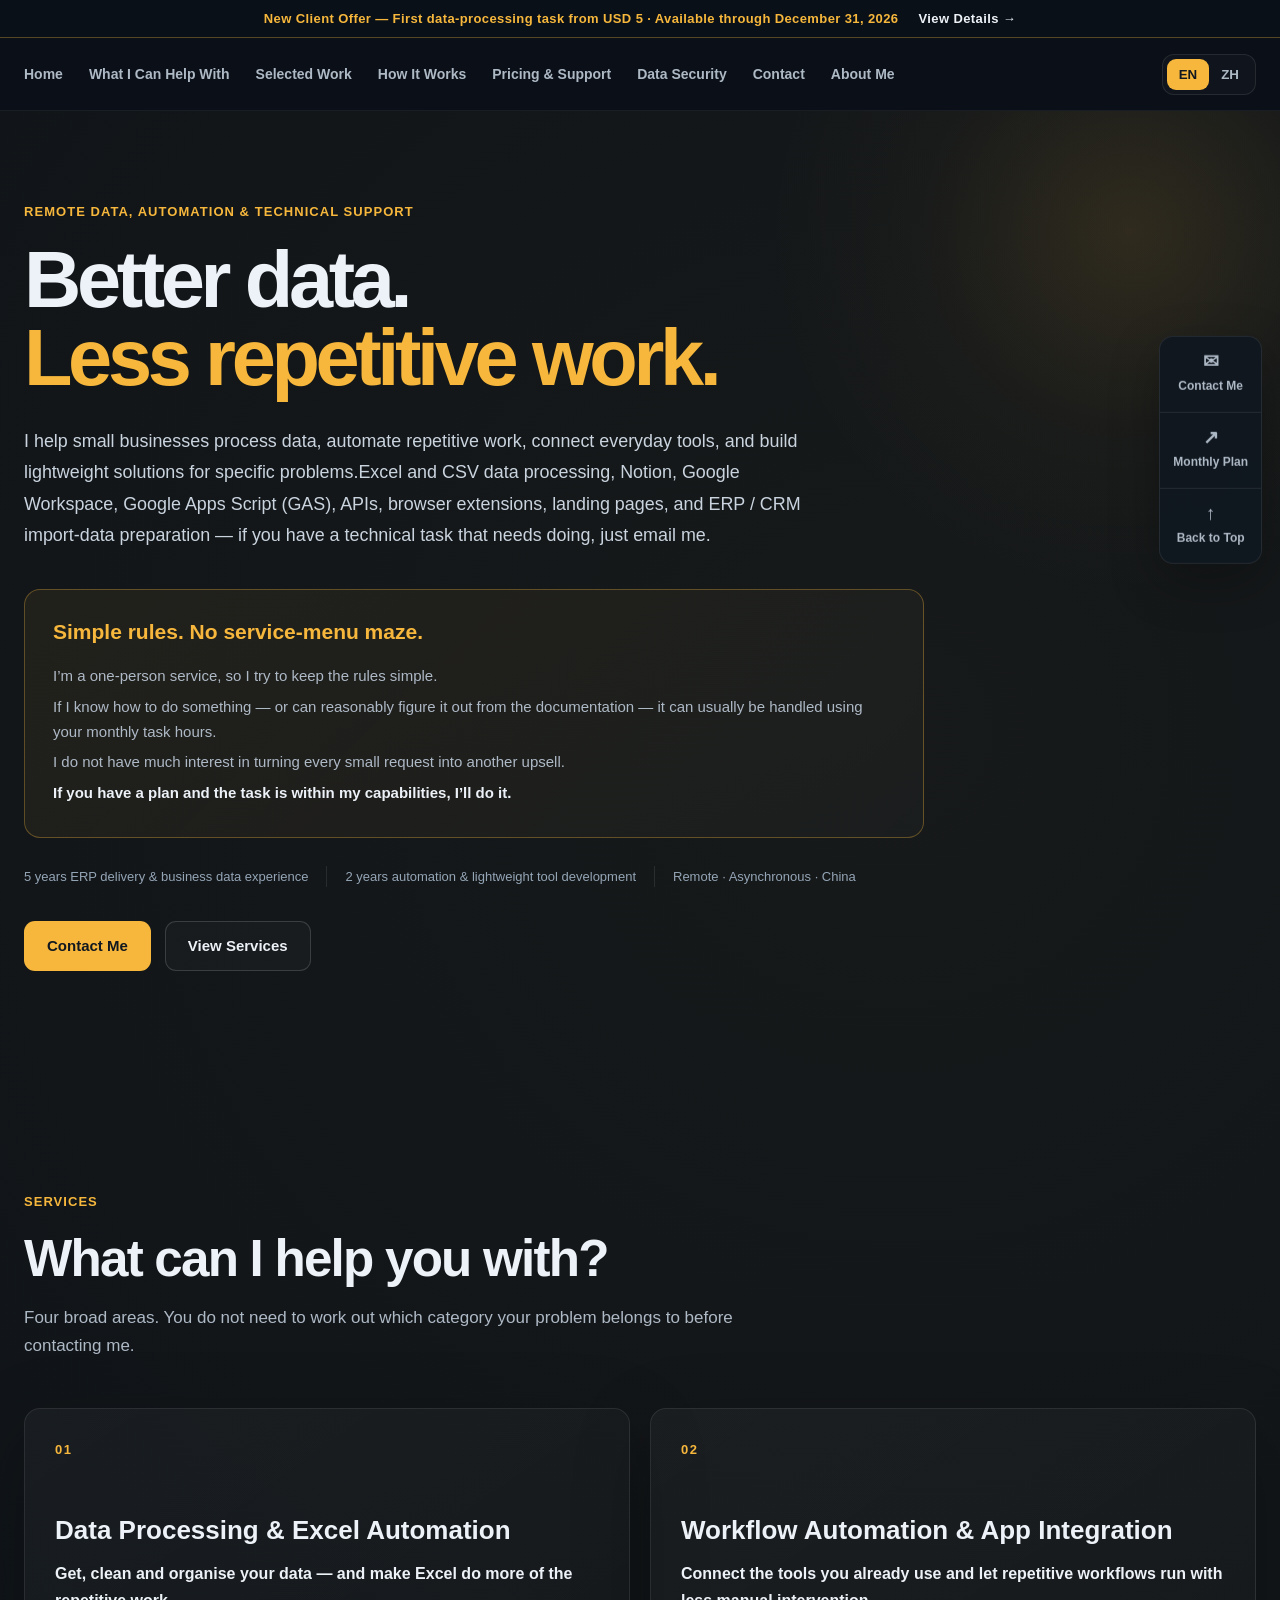
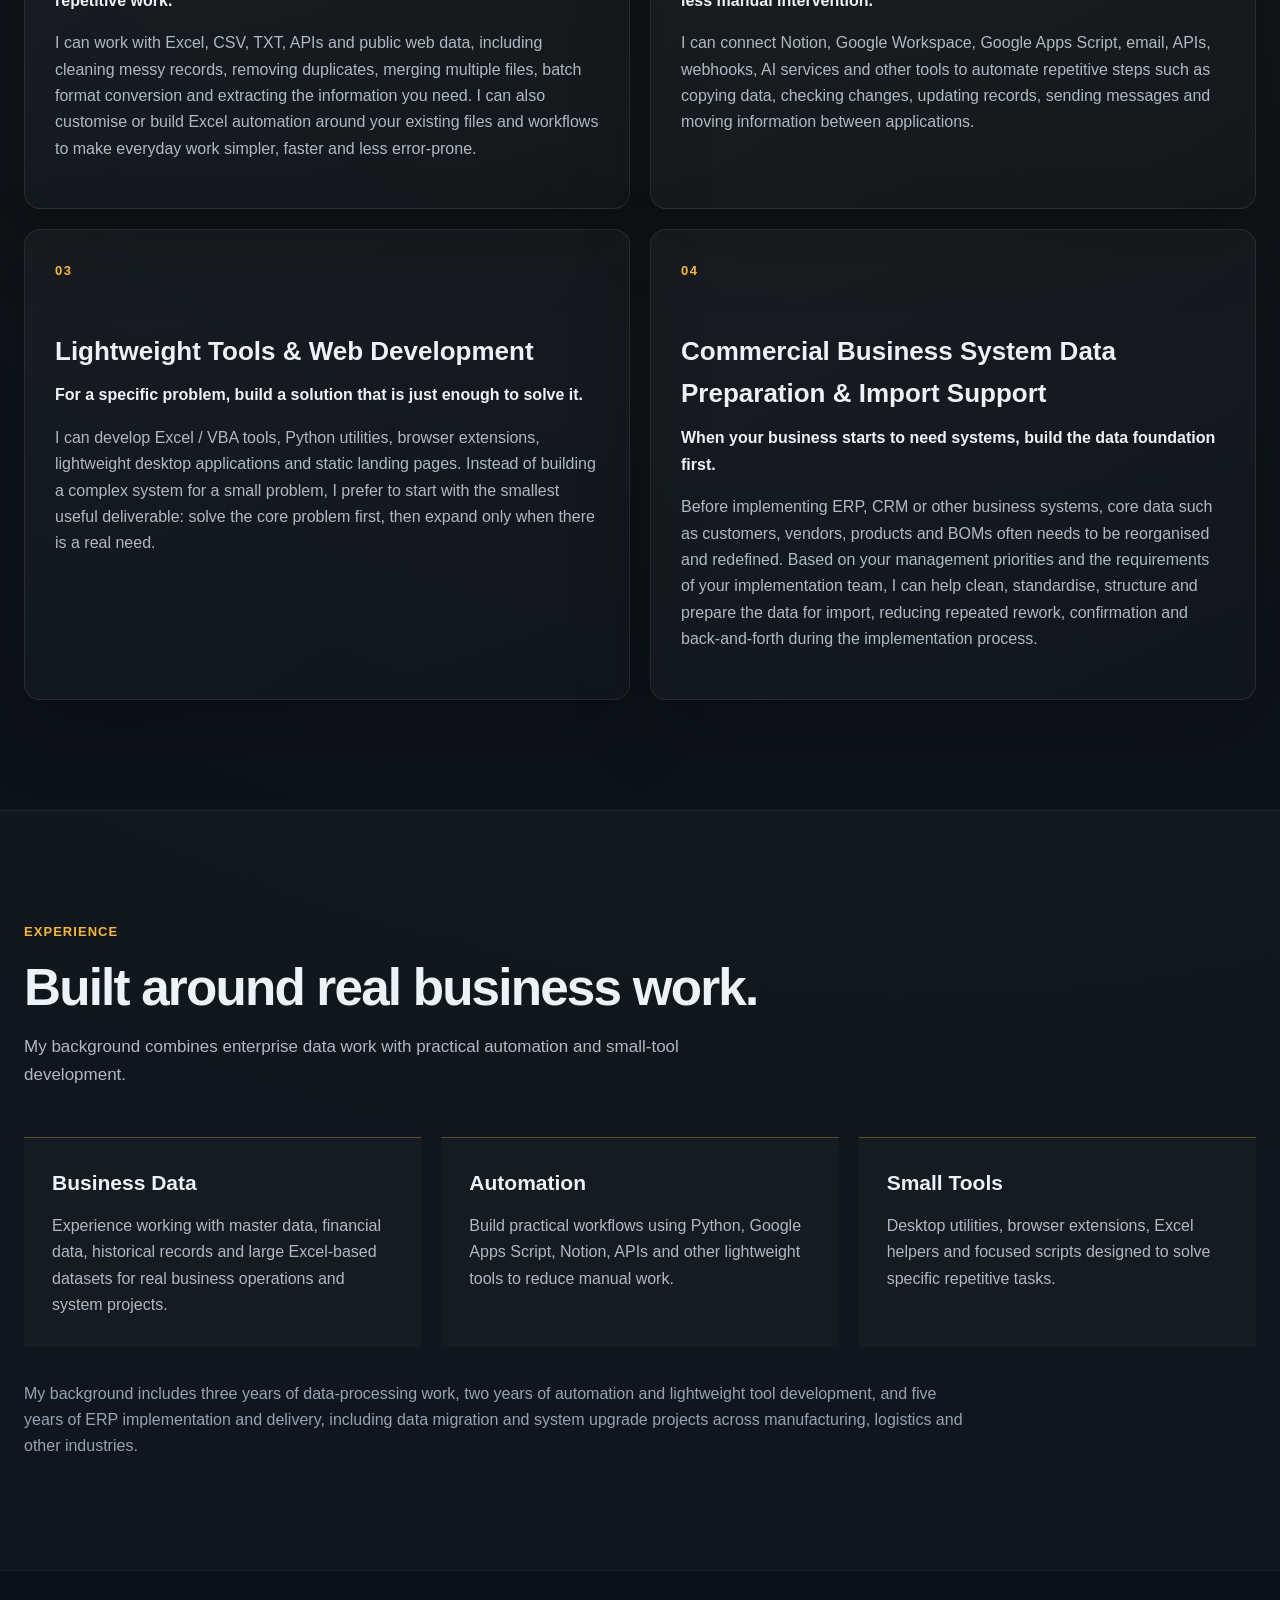
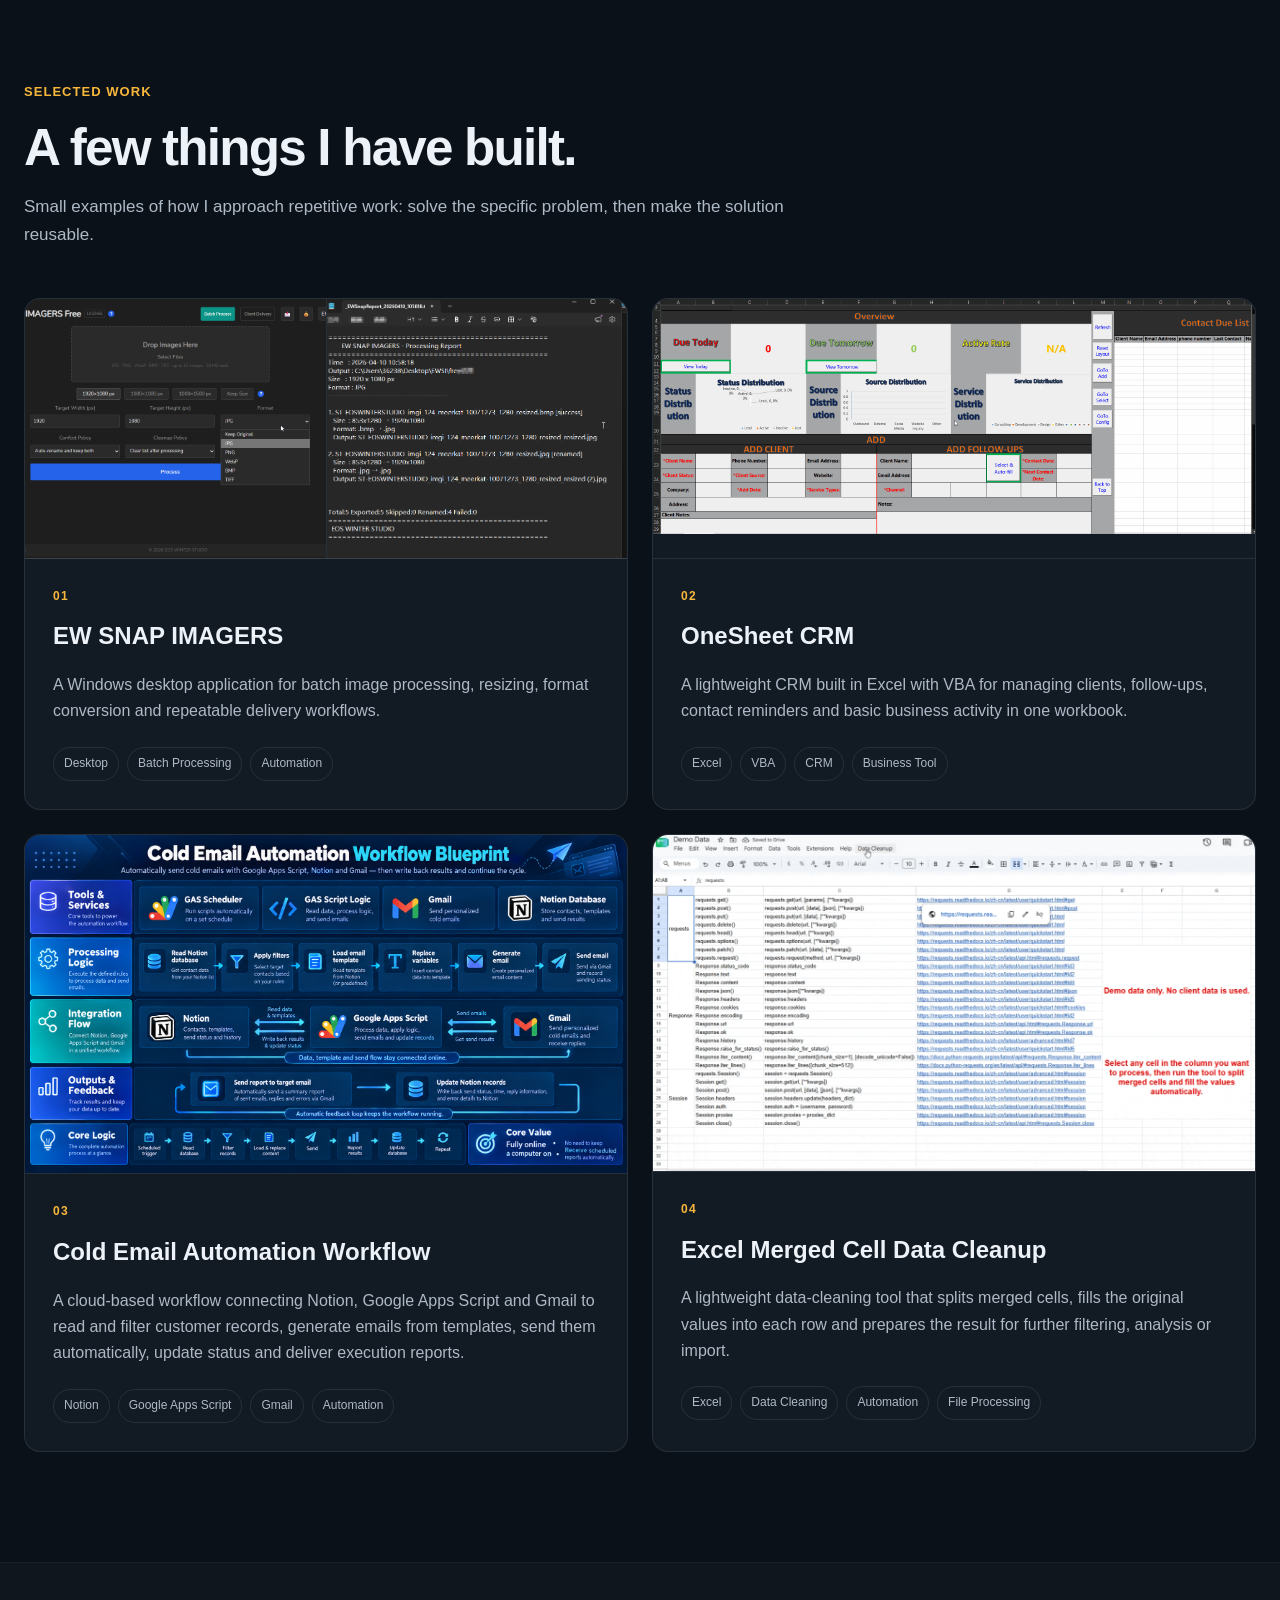
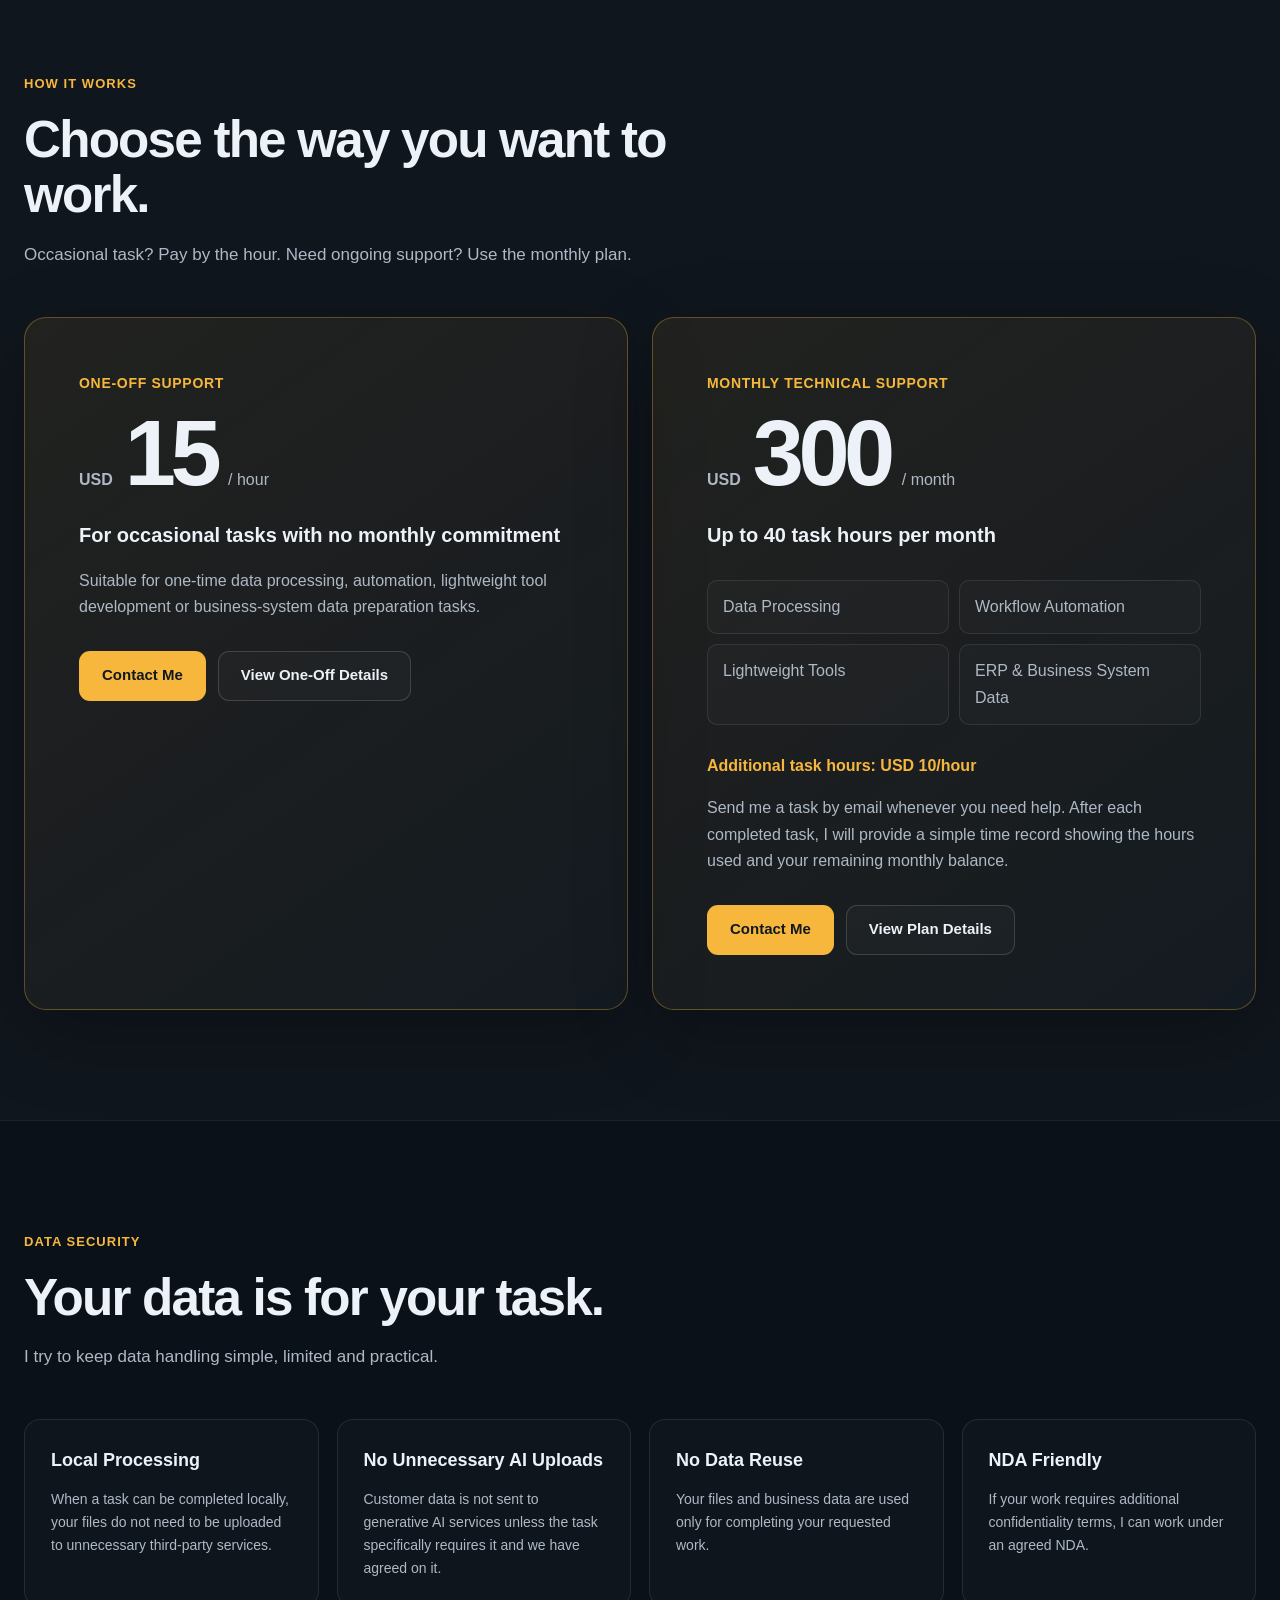
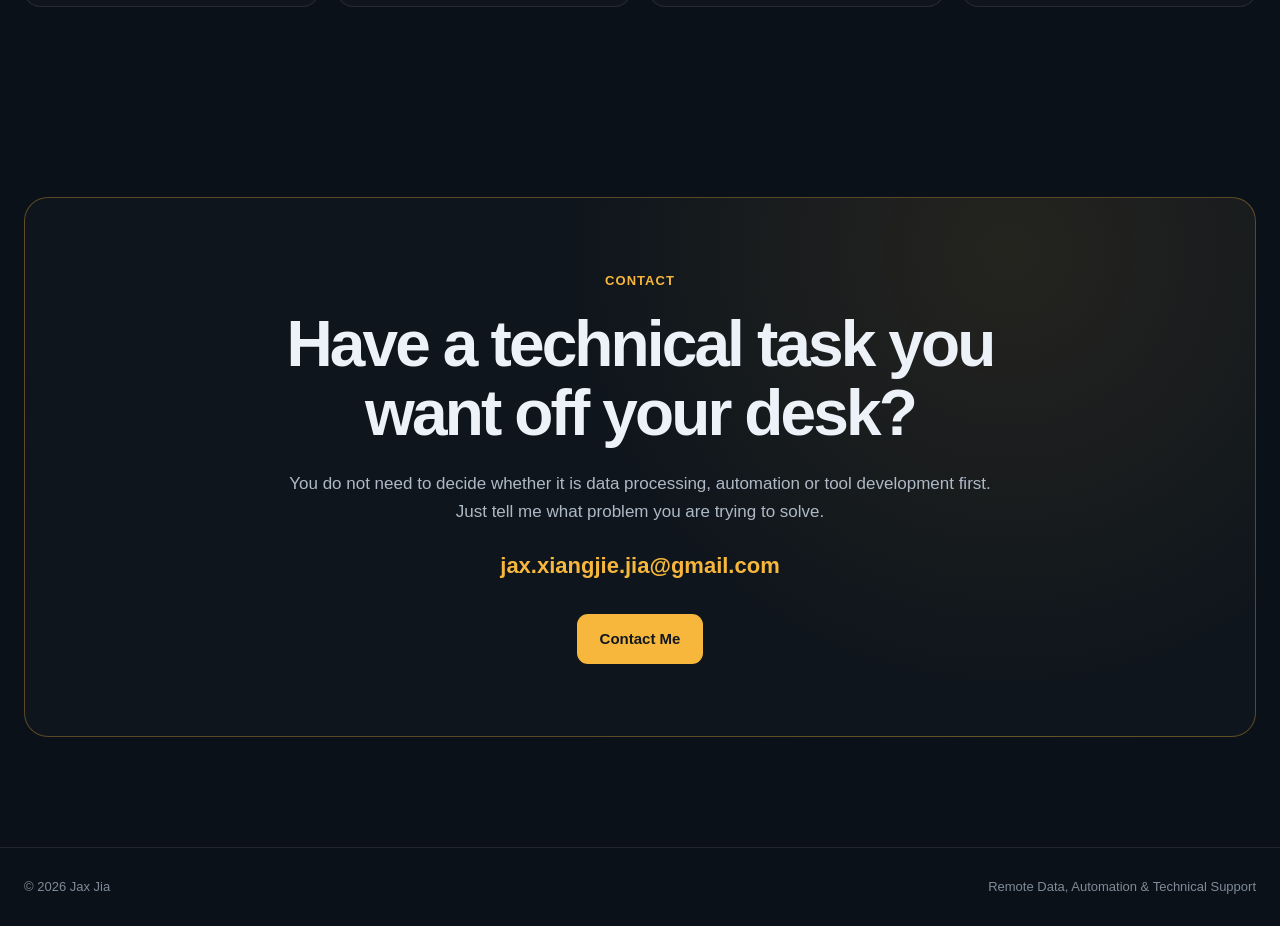
<file: index.html>
<!DOCTYPE html>
<html lang="en">

<head>
  <meta charset="UTF-8" />
  <meta name="viewport" content="width=device-width, initial-scale=1.0" />

  <title>Jax Jia | Data, Automation & Technical Support</title>

  <meta name="description"
    content="Remote data processing, workflow automation, lightweight tools and business system data support for small businesses." />

  <link rel="stylesheet" href="styles.css" />
</head>

<body>

  <!-- =========================================================
       0. NEW CLIENT OFFER
  ========================================================== -->

  <div class="offer-bar">
    <a href="./working-with-me/index.html#offer" class="offer-link">

      <div class="offer-track">

        <span data-i18n="offer">
          New Client Offer — First data-processing task from USD 5 · Available through December 31, 2026
        </span>

        <span class="offer-details" data-i18n="offerDetails">
          View Details →
        </span>

      </div>

    </a>
  </div>


  <!-- =========================================================
       1. NAVIGATION
  ========================================================== -->

  <header class="site-header">
    <div class="nav-container">

      <nav class="main-nav">

        <a href="#home" data-i18n="navHome">
          Home
        </a>

        <a href="#services" data-i18n="navServices">
          What I Can Help With
        </a>

        <a href="#work" data-i18n="navWork">
          Selected Work
        </a>

        <a href="#pricing" data-i18n="navPricing">
          How It Works
        </a>
        <a href="./working-with-me/index.html" data-i18n="navPricingSupport">
          Pricing & Support
        </a>

        <a href="#security" data-i18n="navSecurity">
          Data Security
        </a>

        <a href="mailto:jax.xiangjie.jia@gmail.com" data-i18n="navContact">
          Contact
        </a>

        <a href="./about-me/index.html" data-i18n="navAbout">
          About Me
        </a>

      </nav>


      <div class="language-switch">
        <button class="lang-button active" type="button" data-lang="en">
          EN
        </button>

        <button class="lang-button" type="button" data-lang="zh">
          ZH
        </button>
      </div>

    </div>
  </header>


  <!-- =========================================================
       FIXED QUICK ACTIONS
  ========================================================== -->

  <div class="quick-actions">

    <a class="quick-action" href="mailto:jax.xiangjie.jia@gmail.com">
      <span class="quick-action-icon">✉</span>
      <span data-i18n="quickContact">Contact Me</span>
    </a>

    <a class="quick-action" href="./working-with-me/index.html#monthly-plan">
      <span class="quick-action-icon">↗</span>
      <span data-i18n="quickMonthly">Monthly Plan</span>
    </a>

    <a class="quick-action" href="#home">
      <span class="quick-action-icon">↑</span>
      <span data-i18n="quickTop">Back to Top</span>
    </a>

  </div>


  <main>

    <!-- =======================================================
         2. HOME / HERO
    ======================================================== -->

    <section id="home" class="hero">

      <div class="hero-glow"></div>

      <div class="container hero-content">

        <div class="eyebrow" data-i18n="heroEyebrow">
          Remote Data, Automation & Technical Support
        </div>


        <h1 class="hero-title">

          <span data-i18n="heroTitle1">
            Better data.
          </span>

          <br />

          <span class="accent" data-i18n="heroTitle2">
            Less repetitive work.
          </span>

        </h1>


        <p class="hero-lead" data-i18n="heroLead">
          I help small businesses process data, automate repetitive work,
          connect everyday tools, and build lightweight solutions for
          specific problems.


        </p>


        <div class="simple-rules">

          <h2 data-i18n="simpleRulesTitle">
            Simple rules. No service-menu maze.
          </h2>

          <p data-i18n="simpleRules1">
            I’m a one-person service, so I try to keep the rules simple.
          </p>

          <p data-i18n="simpleRules2">
            If I know how to do something — or can reasonably figure it
            out from the documentation — it can usually be handled using
            your monthly task hours.
          </p>

          <p data-i18n="simpleRules3">
            I do not have much interest in turning every small request
            into another upsell.
          </p>

          <p class="simple-rules-highlight" data-i18n="simpleRules4">
            If you have a plan and the task is within my capabilities,
            I’ll do it.
          </p>

        </div>


        <div class="hero-meta">

          <span data-i18n="heroMeta1">
            5 years ERP delivery & business data experience
          </span>

          <span data-i18n="heroMeta2">
            2 years automation & lightweight tool development
          </span>

          <span data-i18n="heroMeta3">
            Remote · Asynchronous · Tianjin, China
          </span>

        </div>


        <div class="hero-actions">

          <a class="button button-primary" href="mailto:jax.xiangjie.jia@gmail.com" data-i18n="contactButton">
            Contact Me
          </a>

          <a class="button button-secondary" href="#services" data-i18n="servicesButton">
            View Services
          </a>

        </div>

      </div>

    </section>


    <!-- =======================================================
         3. SERVICES
    ======================================================== -->

    <section id="services" class="section">

      <div class="container">

        <div class="section-heading">

          <div class="eyebrow" data-i18n="servicesEyebrow">
            Services
          </div>

          <h2 class="section-title" data-i18n="servicesTitle">
            What can I help you with?
          </h2>

          <p class="section-subtitle" data-i18n="servicesSubtitle">
            Four broad areas. You do not need to work out which category
            your problem belongs to before contacting me.
          </p>

        </div>


        <div class="service-grid">

          <!-- 01 -->
          <article class="service-card">

            <div class="service-number">
              01
            </div>

            <h3 data-i18n="service1Title">
              Data Processing
            </h3>

            <p class="service-tagline" data-i18n="service1Tagline">
              Get, clean, combine and write data.
            </p>

            <p data-i18n="service1Text">
              Work with Excel, CSV, TXT, APIs and public web data.
              Clean messy records, combine files, transform formats,
              extract information and write processed data into the
              tools you use.
            </p>

          </article>


          <!-- 02 -->
          <article class="service-card">

            <div class="service-number">
              02
            </div>

            <h3 data-i18n="service2Title">
              Workflow Automation
            </h3>

            <p class="service-tagline" data-i18n="service2Tagline">
              Connect the tools you already use.
            </p>

            <p data-i18n="service2Text">
              Connect tools such as Notion, Google Workspace, email,
              APIs, webhooks and AI services so repetitive workflows
              can run with less manual work.
            </p>

          </article>


          <!-- 03 -->
          <article class="service-card">

            <div class="service-number">
              03
            </div>

            <h3 data-i18n="service3Title">
              Lightweight Tool Development
            </h3>

            <p class="service-tagline" data-i18n="service3Tagline">
              Small tools for specific problems.
            </p>

            <p data-i18n="service3Text">
              Excel utilities, Python tools, browser extensions and
              lightweight desktop applications built around a clear
              day-to-day problem.
            </p>

          </article>


          <!-- 04 -->
          <article class="service-card">

            <div class="service-number">
              04
            </div>

            <h3 data-i18n="service4Title">
              ERP & Business System Data
            </h3>

            <p class="service-tagline" data-i18n="service4Tagline">
              Prepare business data before it enters a system.
            </p>

            <p data-i18n="service4Text">
              Clean, restructure, map and prepare customer, vendor,
              product, BOM and other business data for ERP, CRM and
              other business systems.
            </p>

          </article>

        </div>

      </div>

    </section>


    <!-- =======================================================
         4. EXPERIENCE / CAPABILITY
    ======================================================== -->

    <section class="section section-dark">

      <div class="container">

        <div class="section-heading">

          <div class="eyebrow" data-i18n="experienceEyebrow">
            Experience
          </div>

          <h2 class="section-title" data-i18n="experienceTitle">
            Built around real business work.
          </h2>

          <p class="section-subtitle" data-i18n="experienceSubtitle">
            My background combines enterprise data work with practical
            automation and small-tool development.
          </p>

        </div>


        <div class="experience-grid">

          <article class="experience-card">

            <h3 data-i18n="experience1Title">
              Business Data
            </h3>

            <p data-i18n="experience1Text">
              Experience working with master data, financial data,
              historical records and large Excel-based datasets for
              real business operations and system projects.
            </p>

          </article>


          <article class="experience-card">

            <h3 data-i18n="experience2Title">
              Automation
            </h3>

            <p data-i18n="experience2Text">
              Build practical workflows using Python, Google Apps Script,
              Notion, APIs and other lightweight tools to reduce manual
              work.
            </p>

          </article>


          <article class="experience-card">

            <h3 data-i18n="experience3Title">
              Small Tools
            </h3>

            <p data-i18n="experience3Text">
              Desktop utilities, browser extensions, Excel helpers and
              focused scripts designed to solve specific repetitive tasks.
            </p>

          </article>

        </div>


        <p class="experience-note" data-i18n="experienceNote">
          I also have five years of ERP implementation and delivery
          experience, including data migration and system upgrade work
          across manufacturing and logistics projects.
        </p>

      </div>

    </section>


    <!-- =======================================================
         5. SELECTED WORK
    ======================================================== -->

    <section id="work" class="section">

      <div class="container">

        <div class="section-heading">

          <div class="eyebrow" data-i18n="workEyebrow">
            Selected Work
          </div>

          <h2 class="section-title" data-i18n="workTitle">
            A few things I have built.
          </h2>

          <p class="section-subtitle" data-i18n="workSubtitle">
            Small examples of how I approach repetitive work:
            solve the specific problem, then make the solution reusable.
          </p>

        </div>


        <div class="portfolio-grid">


          <!-- EWSI -->
          <article class="portfolio-card">

            <div class="portfolio-preview portfolio-preview-ewsi">

              <div class="ewsi-image-preview">

                <img src="./assets/EWSI-INDEX.png" alt="EW SNAP IMAGERS main interface" loading="lazy" />

                <div class="ewsi-image-popup">
                  <img src="./assets/EWSI-INDEX.png" alt="EW SNAP IMAGERS main interface enlarged preview" />
                </div>

              </div>


              <div class="ewsi-image-preview">

                <img src="./assets/EWSI-REPORT.png" alt="EW SNAP IMAGERS delivery report interface" loading="lazy" />

                <div class="ewsi-image-popup">
                  <img src="./assets/EWSI-REPORT.png" alt="EW SNAP IMAGERS delivery report enlarged preview" />
                </div>

              </div>

            </div>


            <div class="portfolio-content">

              <div class="portfolio-number">
                01
              </div>

              <h3>
                EW SNAP IMAGERS
              </h3>

              <p data-i18n="work1Text">
                A Windows desktop application for batch image processing,
                resizing, format conversion and repeatable delivery workflows.
              </p>

              <div class="tag-row">
                <span>Desktop</span>
                <span>Batch Processing</span>
                <span>Automation</span>
              </div>

            </div>

          </article>


          <!-- OneSheet CRM -->
          <article class="portfolio-card">

            <div class="portfolio-preview portfolio-preview-crm">
              <img src="./assets/one-sheet-CRM.GIF" alt="OneSheet CRM built with Excel and VBA" loading="lazy" />
            </div>

            <div class="portfolio-content">

              <div class="portfolio-number">
                02
              </div>

              <h3 data-i18n="work2Title">
                OneSheet CRM
              </h3>

              <p data-i18n="work2Text">
                A lightweight CRM built in Excel with VBA for managing clients,
                follow-ups, contact reminders and basic business activity in one workbook.
              </p>

              <div class="tag-row">
                <span>Excel</span>
                <span>VBA</span>
                <span>CRM</span>
                <span>Business Tool</span>
              </div>

            </div>

          </article>


          <!-- Automation -->
          <article class="portfolio-card">

            <div class="portfolio-preview portfolio-preview-automation">

              <img class="automation-image automation-image-en" src="./assets/cold-email-EN.png"
                alt="Cold Email Automation Workflow Blueprint" loading="lazy" />

              <img class="automation-image automation-image-zh" src="./assets/cold-email-ZH.png" alt="冷邮件自动化流程蓝图"
                loading="lazy" />

            </div>

            <div class="portfolio-content">

              <div class="portfolio-number">
                03
              </div>

              <h3 data-i18n="work3Title">
                Cold Email Automation Workflow
              </h3>

              <p data-i18n="work3Text">
                A cloud-based workflow connecting Notion, Google Apps Script
                and Gmail to read and filter customer records, generate emails
                from templates, send messages automatically, update status and
                deliver execution reports.
              </p>

              <div class="tag-row">
                <span>Notion</span>
                <span>Google Apps Script</span>
                <span>Gmail</span>
                <span>Automation</span>
              </div>

            </div>

          </article>


          <!-- Excel Merged Cell Data Cleanup -->
          <article class="portfolio-card">

            <div class="portfolio-preview portfolio-preview-cleanup">
              <img src="./assets/Excel-Merged-Cell-Data-Cleanup.gif" alt="Excel merged cell data cleanup demo"
                loading="lazy" />
            </div>

            <div class="portfolio-content">

              <div class="portfolio-number">
                04
              </div>

              <h3 data-i18n="work4Title">
                Excel Merged Cell Data Cleanup
              </h3>

              <p data-i18n="work4Text">
                A lightweight data-cleaning tool that splits merged cells,
                fills the original values into each row and prepares the result
                for further filtering, analysis or import.
              </p>

              <div class="tag-row">
                <span>Excel</span>
                <span>Data Cleaning</span>
                <span>Automation</span>
                <span>File Processing</span>
              </div>

            </div>

          </article>

        </div>

      </div>

    </section>


    <!-- =======================================================
         6. HOW IT WORKS / PRICING
    ======================================================== -->

    <!-- =======================================================
     6. HOW IT WORKS / PRICING
======================================================== -->

    <section id="pricing" class="section section-dark">

      <div class="container">

        <div class="section-heading">

          <div class="eyebrow" data-i18n="pricingEyebrow">
            How It Works
          </div>

          <h2 class="section-title" data-i18n="pricingTitle">
            Choose the way you want to work.
          </h2>

          <p class="section-subtitle" data-i18n="pricingSubtitle">
            Occasional task? Pay by the hour. Need ongoing support? Use the monthly plan.
          </p>

        </div>


        <div class="pricing-grid">

          <!-- ONE-OFF SUPPORT -->
          <article class="pricing-card">

            <div class="pricing-label" data-i18n="oneOffLabel">
              One-off Support
            </div>

            <div class="price">

              <span class="currency">
                USD
              </span>

              <span class="price-number">
                15
              </span>

              <span class="price-period" data-i18n="oneOffPeriod">
                / hour
              </span>

            </div>

            <div class="pricing-highlight" data-i18n="oneOffHighlight">
              For occasional tasks with no monthly commitment
            </div>

            <p class="pricing-description" data-i18n="oneOffDescription">
              Suitable for one-time data processing, automation, lightweight tool development or business-system data
              preparation tasks.
            </p>

            <div class="pricing-actions">

              <a href="mailto:jax.xiangjie.jia@gmail.com" class="button button-primary" data-i18n="contactButton">
                Contact Me
              </a>

              <a href="./working-with-me/index.html#one-off" class="button button-secondary"
                data-i18n="oneOffDetailsButton">
                View One-Off Details
              </a>

            </div>

          </article>


          <!-- MONTHLY SUPPORT -->
          <article class="pricing-card pricing-card-featured">

            <div class="pricing-label" data-i18n="pricingLabel">
              Monthly Technical Support
            </div>

            <div class="price">

              <span class="currency">
                USD
              </span>

              <span class="price-number">
                300
              </span>

              <span class="price-period" data-i18n="pricePeriod">
                / month
              </span>

            </div>

            <div class="pricing-highlight" data-i18n="pricingHours">
              Up to 40 task hours per month
            </div>

            <div class="pricing-services">

              <span data-i18n="pricingItem1">
                Data Processing
              </span>

              <span data-i18n="pricingItem2">
                Workflow Automation
              </span>

              <span data-i18n="pricingItem3">
                Lightweight Tools
              </span>

              <span data-i18n="pricingItem4">
                ERP & Business System Data
              </span>

            </div>

            <p class="pricing-extra" data-i18n="pricingExtra">
              Additional task hours: USD 10/hour
            </p>

            <p class="pricing-description" data-i18n="pricingDescription">
              Send me a task by email whenever you need help. After each completed task, I will provide a simple time
              record showing the hours used and your remaining monthly balance.
            </p>

            <div class="pricing-actions">

              <a href="mailto:jax.xiangjie.jia@gmail.com" class="button button-primary" data-i18n="contactButton">
                Contact Me
              </a>

              <a href="./working-with-me/index.html#monthly-plan" class="button button-secondary"
                data-i18n="planDetailsButton">
                View Plan Details
              </a>

            </div>

          </article>

        </div>

      </div>

    </section>


    <!-- =======================================================
         7. DATA SECURITY
    ======================================================== -->

    <section id="security" class="section">

      <div class="container">

        <div class="section-heading">

          <div class="eyebrow" data-i18n="securityEyebrow">
            Data Security
          </div>

          <h2 class="section-title" data-i18n="securityTitle">
            Your data is for your task.
          </h2>

          <p class="section-subtitle" data-i18n="securitySubtitle">
            I try to keep data handling simple, limited and practical.
          </p>

        </div>


        <div class="security-grid">

          <article class="security-card">

            <h3 data-i18n="security1Title">
              Local Processing
            </h3>

            <p data-i18n="security1Text">
              When a task can be completed locally, your files do not
              need to be uploaded to unnecessary third-party services.
            </p>

          </article>


          <article class="security-card">

            <h3 data-i18n="security2Title">
              No Unnecessary AI Uploads
            </h3>

            <p data-i18n="security2Text">
              Customer data is not sent to generative AI services unless
              the task specifically requires it and we have agreed on it.
            </p>

          </article>


          <article class="security-card">

            <h3 data-i18n="security3Title">
              No Data Reuse
            </h3>

            <p data-i18n="security3Text">
              Your files and business data are used only for completing
              your requested work.
            </p>

          </article>


          <article class="security-card">

            <h3 data-i18n="security4Title">
              NDA Friendly
            </h3>

            <p data-i18n="security4Text">
              If your work requires additional confidentiality terms,
              I can work under an agreed NDA.
            </p>

          </article>

        </div>

      </div>

    </section>


    <!-- =======================================================
         8. CONTACT
    ======================================================== -->

    <section id="contact" class="section contact-section">

      <div class="container">

        <div class="contact-box">

          <div class="eyebrow" data-i18n="contactEyebrow">
            Contact
          </div>

          <h2 data-i18n="contactTitle">
            Have a technical task you want off your desk?
          </h2>

          <p data-i18n="contactText">
            You do not need to decide whether it is data processing,
            automation or tool development first. Just tell me what
            problem you are trying to solve.
          </p>

          <a class="contact-email" href="mailto:jax.xiangjie.jia@gmail.com">
            jax.xiangjie.jia@gmail.com
          </a>

          <div>

            <a class="button button-primary" href="mailto:jax.xiangjie.jia@gmail.com" data-i18n="contactButton">
              Contact Me
            </a>

          </div>

        </div>

      </div>

    </section>

  </main>


  <!-- =========================================================
       FOOTER
  ========================================================== -->

  <footer class="site-footer">

    <div class="container footer-inner">

      <span>
        © 2026 Jax Jia
      </span>

      <span data-i18n="footerText">
        Remote Data, Automation & Technical Support
      </span>

    </div>

  </footer>


  <!-- =========================================================
       LANGUAGE
  ========================================================== -->

  <script>

    const translations = {

      en: {

        offer:
          "New Client Offer — First data-processing task from USD 5 · Available through December 31, 2026",
        offerDetails:
          "  View Details →",
        navHome: "Home",
        navServices: "What I Can Help With",
        navWork: "Selected Work",
        navPricing: "How It Works",
        navPricingSupport: "Pricing & Support",
        navSecurity: "Data Security",
        navContact: "Contact",
        navAbout: "About Me",

        quickContact:
          "Contact Me",

        quickMonthly:
          "Monthly Plan",

        quickTop:
          "Back to Top",

        heroEyebrow:
          "Remote Data, Automation & Technical Support",

        heroTitle1:
          "Better data.",

        heroTitle2:
          "Less repetitive work.",

        heroLead:
          "I help small businesses process data, automate repetitive work, connect everyday tools, and build lightweight solutions for specific problems.Excel and CSV data processing, Notion, Google Workspace, Google Apps Script (GAS), APIs, browser extensions, landing pages, and ERP / CRM import-data preparation — if you have a technical task that needs doing, just email me.",

        simpleRulesTitle:
          "Simple rules. No service-menu maze.",

        simpleRules1:
          "I’m a one-person service, so I try to keep the rules simple.",

        simpleRules2:
          "If I know how to do something — or can reasonably figure it out from the documentation — it can usually be handled using your monthly task hours.",

        simpleRules3:
          "I do not have much interest in turning every small request into another upsell.",

        simpleRules4:
          "If you have a plan and the task is within my capabilities, I’ll do it.",

        heroMeta1:
          "5 years ERP delivery & business data experience",

        heroMeta2:
          "2 years automation & lightweight tool development",

        heroMeta3:
          "Remote · Asynchronous ·  China",

        contactButton:
          "Contact Me",

        servicesButton:
          "View Services",

        servicesEyebrow:
          "Services",

        servicesTitle:
          "What can I help you with?",

        servicesSubtitle:
          "Four broad areas. You do not need to work out which category your problem belongs to before contacting me.",

        service1Title:
          "Data Processing & Excel Automation",

        service1Tagline:
          "Get, clean and organise your data — and make Excel do more of the repetitive work.",

        service1Text:
          "I can work with Excel, CSV, TXT, APIs and public web data, including cleaning messy records, removing duplicates, merging multiple files, batch format conversion and extracting the information you need. I can also customise or build Excel automation around your existing files and workflows to make everyday work simpler, faster and less error-prone.",

        service2Title:
          "Workflow Automation & App Integration",

        service2Tagline:
          "Connect the tools you already use and let repetitive workflows run with less manual intervention.",

        service2Text:
          "I can connect Notion, Google Workspace, Google Apps Script, email, APIs, webhooks, AI services and other tools to automate repetitive steps such as copying data, checking changes, updating records, sending messages and moving information between applications.",

        service3Title:
          "Lightweight Tools & Web Development",

        service3Tagline:
          "For a specific problem, build a solution that is just enough to solve it.",

        service3Text:
          "I can develop Excel / VBA tools, Python utilities, browser extensions, lightweight desktop applications and static landing pages. Instead of building a complex system for a small problem, I prefer to start with the smallest useful deliverable: solve the core problem first, then expand only when there is a real need.",

        service4Title:
          "Commercial Business System Data Preparation & Import Support",

        service4Tagline:
          "When your business starts to need systems, build the data foundation first.",

        service4Text:
          "Before implementing ERP, CRM or other business systems, core data such as customers, vendors, products and BOMs often needs to be reorganised and redefined. Based on your management priorities and the requirements of your implementation team, I can help clean, standardise, structure and prepare the data for import, reducing repeated rework, confirmation and back-and-forth during the implementation process.",
        experienceEyebrow:
          "Experience",

        experienceTitle:
          "Built around real business work.",

        experienceSubtitle:
          "My background combines enterprise data work with practical automation and small-tool development.",

        experience1Title:
          "Business Data",

        experience1Text:
          "Experience working with master data, financial data, historical records and large Excel-based datasets for real business operations and system projects.",

        experience2Title:
          "Automation",

        experience2Text:
          "Build practical workflows using Python, Google Apps Script, Notion, APIs and other lightweight tools to reduce manual work.",

        experience3Title:
          "Small Tools",

        experience3Text:
          "Desktop utilities, browser extensions, Excel helpers and focused scripts designed to solve specific repetitive tasks.",

        experienceNote:
          "My background includes three years of data-processing work, two years of automation and lightweight tool development, and five years of ERP implementation and delivery, including data migration and system upgrade projects across manufacturing, logistics and other industries.",

        workEyebrow:
          "Selected Work",

        workTitle:
          "A few things I have built.",

        workSubtitle:
          "Small examples of how I approach repetitive work: solve the specific problem, then make the solution reusable.",

        work1Text:
          "A Windows desktop application for batch image processing, resizing, format conversion and repeatable delivery workflows.",

        work2Text:
          "A lightweight CRM built in Excel with VBA for managing clients, follow-ups, contact reminders and basic business activity in one workbook.",
        work3Title:
          "Cold Email Automation Workflow",

        work3Text:
          "A cloud-based workflow connecting Notion, Google Apps Script and Gmail to read and filter customer records, generate emails from templates, send them automatically, update status and deliver execution reports.",

        work4Title:
          "Excel Merged Cell Data Cleanup",

        work4Text:
          "A lightweight data-cleaning tool that splits merged cells, fills the original values into each row and prepares the result for further filtering, analysis or import.",

        pricingEyebrow:
          "How It Works",

        pricingTitle:
          "Choose the way you want to work.",

        pricingSubtitle:
          "Occasional task? Pay by the hour. Need ongoing support? Use the monthly plan.",

        oneOffLabel:
          "One-off Support",

        oneOffPeriod:
          "/ hour",

        oneOffHighlight:
          "For occasional tasks with no monthly commitment",

        oneOffDescription:
          "Suitable for one-time data processing, automation, lightweight tool development or business-system data preparation tasks.",

        pricingLabel:
          "Monthly Technical Support",

        pricePeriod:
          "/ month",

        pricingHours:
          "Up to 40 task hours per month",

        pricingItem1:
          "Data Processing",

        pricingItem2:
          "Workflow Automation",

        pricingItem3:
          "Lightweight Tools",

        pricingItem4:
          "ERP & Business System Data",

        pricingExtra:
          "Additional task hours: USD 10/hour",

        pricingDescription:
          "Send me a task by email whenever you need help. After each completed task, I will provide a simple time record showing the hours used and your remaining monthly balance.",


        oneOffDetailsButton:
          "View One-Off Details",

        planDetailsButton:
          "View Plan Details",

        securityEyebrow:
          "Data Security",

        securityTitle:
          "Your data is for your task.",

        securitySubtitle:
          "I try to keep data handling simple, limited and practical.",

        security1Title:
          "Local Processing",

        security1Text:
          "When a task can be completed locally, your files do not need to be uploaded to unnecessary third-party services.",

        security2Title:
          "No Unnecessary AI Uploads",

        security2Text:
          "Customer data is not sent to generative AI services unless the task specifically requires it and we have agreed on it.",

        security3Title:
          "No Data Reuse",

        security3Text:
          "Your files and business data are used only for completing your requested work.",

        security4Title:
          "NDA Friendly",

        security4Text:
          "If your work requires additional confidentiality terms, I can work under an agreed NDA.",

        contactEyebrow:
          "Contact",

        contactTitle:
          "Have a technical task you want off your desk?",

        contactText:
          "You do not need to decide whether it is data processing, automation or tool development first. Just tell me what problem you are trying to solve.",

        footerText:
          "Remote Data, Automation & Technical Support"

      },


      zh: {

        offer:
          "新客户首单优惠 — 首次数据处理任务 5 美元起 · 有效至 2026 年 12 月 31 日",
        offerDetails:
          "  查看详情 →",
        navHome:
          "首页",

        navServices:
          "我能为你提供什么",

        navWork:
          "客户案例",

        navPricing:
          "合作方式",

        navPricingSupport:
          "服务定价",

        navSecurity:
          "数据安全",

        navContact:
          "联系我",

        navAbout:
          "关于我",

        quickContact:
          "联系我",

        quickMonthly:
          "月度套餐",

        quickTop:
          "返回顶部",

        heroEyebrow:
          "远程数据处理 · 自动化 · 技术支持",

        heroTitle1:
          "让数据更好用。",

        heroTitle2:
          "让重复工作少一点。",

        heroLead:
          "我帮助小型企业处理数据、自动化重复工作，并针对具体问题制作轻量工具。Excel、CSV、Notion、Google Apps Script、Google Workspace、API、浏览器插件、业务系统数据……有技术杂事时，直接发邮件给我。",

        simpleRulesTitle:
          "规则简单，不玩套餐迷宫。",

        simpleRules1:
          "我只有一个人，所以套餐规则也尽量简单。",

        simpleRules2:
          "只要是我会做的，或者我能够通过查阅文档合理解决的事情，通常都可以使用你的月度工时。",

        simpleRules3:
          "我没有太多精力把服务设计成一套复杂的加价规则。",

        simpleRules4:
          "你购买了套餐，只要这件事在我的能力范围内，我就会做。",

        heroMeta1:
          "5 年 ERP 实施交付与业务数据处理经验",

        heroMeta2:
          "2 年自动化及轻量工具开发经验",

        heroMeta3:
          "远程 · 异步协作 · 中国",

        contactButton:
          "联系我",

        servicesButton:
          "查看服务",

        servicesEyebrow:
          "服务范围",

        servicesTitle:
          "我能为你提供什么？",

        servicesSubtitle:
          "四个主要方向。你不需要在联系我之前先判断自己的问题究竟属于哪一类。",

        service1Title:
          "数据处理与 Excel 自动化",

        service1Tagline:
          "获取、清洗、整合数据，并让 Excel 少一点手工操作。",

        service1Text:
          "处理 Excel、CSV、TXT、API 和公开网页数据，包括清洗、去重、多文件合并、批量格式转换和所需信息提取；也可以根据你现有的文件或想法，定制属于你的 Excel 自动化表格，让日常工作更简单、更快，也更不容易出错。",

        service2Title:
          "工作流自动化与应用集成",

        service2Tagline:
          "把你已经在使用的工具连接起来。",

        service2Text:
          "连接 Notion、Google Workspace、Google Apps Script、邮箱、API、Webhook、AI 服务等，让原本需要人工复制、检查、更新、发送和记录的流程尽可能自动运行，减少不必要的人工干预。",

        service3Title:
          "轻量工具与网页开发",

        service3Tagline:
          "针对具体问题，先做一个刚好够用的解决方案。",

        service3Text:
          "可以开发 Excel / VBA 工具、Python 小程序、浏览器插件、轻量桌面工具和静态落地页。我的习惯不是为了一个小问题先造一整套复杂系统，而是先把需求压缩成最小可交付版本，先解决核心问题，再根据实际需要考虑后续扩展。",

        service4Title:
          "商用业务系统的数据准备与导入支持",

        service4Tagline:
          "当你的业务开始需要系统时，先把数据地基打好。",

        service4Text:
          "ERP、CRM 或其他业务系统上线前，客户、供应商、物料、BOM 等基础数据通常需要重新整理和定义。根据你的管理重点以及实施团队要求，我可以协助完成数据清洗、标准化、模板化和导入准备，减少反复整理、确认和返工的时间。",
        experienceEyebrow:
          "经验与能力",

        experienceTitle:
          "这些能力来自真实的业务工作。",

        experienceSubtitle:
          "我的经验来自企业数据处理、自动化以及解决具体问题的小型工具开发。",

        experience1Title:
          "业务数据",

        experience1Text:
          "处理过主数据、财务数据、历史业务记录及大量 Excel 数据，用于企业日常运营、系统升级和数据迁移。",

        experience2Title:
          "自动化",

        experience2Text:
          "使用 Python、Google Apps Script、Notion、API 等工具，将数据处理、状态更新、邮件通知等步骤连接起来，减少重复人工操作。",

        experience3Title:
          "小型工具",

        experience3Text:
          "开发过桌面批处理工具、浏览器插件、Excel 辅助工具及针对具体重复任务的脚本。",

        experienceNote:
          "另外，我拥有3年数据处理经验、2 年自动化及轻量工具开发经验、5 年 ERP 实施与交付经验，并参与过制造、物流等行业的数据迁移及系统升级项目。",

        workEyebrow:
          "客户案例",

        workTitle:
          "一些我做过的东西。",

        workSubtitle:
          "我的思路通常很简单：先解决一个具体问题，然后尽可能让这个解决方案能够重复使用。",

        work1Text:
          "一款 Windows 批量图片处理桌面工具，用于批量调整尺寸、格式转换及重复性的图片交付流程。",

        work2Text:
          "一个基于 Excel 和 VBA 制作的轻量 CRM，用于在单个工作簿中管理客户、跟进记录、联系提醒和基础业务信息。",
        work3Title:
          "冷邮件自动化工作流",

        work3Text:
          "连接 Notion、Google Apps Script 与 Gmail，在云端定时读取并筛选客户数据，按照预置模板生成并发送邮件，随后回写状态并自动发送执行结果报告。",

        work4Title:
          "Excel 合并单元格数据清理",

        work4Text:
          "一个用于处理合并单元格数据的轻量工具，可自动拆分单元格、补齐原始值，并生成便于后续筛选、分析或导入的规范数据。",
        pricingEyebrow:
          "合作方式",

        pricingTitle:
          "选择适合你的合作方式。",

        pricingSubtitle:
          "偶尔有一个任务，可以按小时合作；需要持续支持，可以使用月度套餐。",

        oneOffLabel:
          "单次任务支持",

        oneOffPeriod:
          "/ 小时",

        oneOffHighlight:
          "适合偶尔发生的任务，无需月度承诺",

        oneOffDescription:
          "适用于一次性的数据处理、工作流自动化、轻量工具开发或业务系统数据准备任务。",

        pricingLabel:
          "月度技术支持",

        pricePeriod:
          "/ 月",

        pricingHours:
          "每月最多 40 个任务工时",

        pricingItem1:
          "数据处理",

        pricingItem2:
          "工作流自动化",

        pricingItem3:
          "轻量工具开发",

        pricingItem4:
          "ERP 与业务系统数据",

        pricingExtra:
          "超出套餐部分：10 美元 / 小时",

        pricingDescription:
          "需要帮助时直接通过邮件提交任务。每项任务完成后，我都会提供一份简单的工时记录，告诉你本次使用工时以及当月剩余可用工时。",

        oneOffDetailsButton:
          "查看单次任务说明",

        planDetailsButton:
          "查看套餐说明",

        securityEyebrow:
          "数据安全",

        securityTitle:
          "你的数据，只用于完成你的任务。",

        securitySubtitle:
          "数据处理尽可能保持简单、有限，并减少不必要的数据流转。",

        security1Title:
          "优先本地处理",

        security1Text:
          "如果任务可以在本地完成，就不会为了方便而把你的文件上传到不必要的第三方服务。",

        security2Title:
          "不随意上传 AI",

        security2Text:
          "除非任务本身确实需要，并且双方已经确认，否则客户数据不会被发送到生成式 AI 服务。",

        security3Title:
          "不重复利用客户数据",

        security3Text:
          "你的文件和业务数据只用于完成你委托的任务，不用于其他用途。",

        security4Title:
          "支持 NDA",

        security4Text:
          "如果你的项目存在额外保密要求，可以按照双方约定的 NDA 开展工作。",

        contactEyebrow:
          "联系我",

        contactTitle:
          "有件技术杂事想从你的待办列表里拿掉？",

        contactText:
          "你不需要先判断它究竟属于数据处理、自动化还是工具开发。直接告诉我你现在想解决什么问题就可以。",

        footerText:
          "远程数据处理 · 自动化 · 技术支持"

      }

    };


    function setLanguage(lang) {

      const selected =
        translations[lang] ? lang : "en";

      document
        .querySelectorAll("[data-i18n]")
        .forEach((element) => {

          const key =
            element.getAttribute("data-i18n");

          const value =
            translations[selected][key];

          if (value !== undefined) {
            element.textContent = value;
          }

        });


      document
        .querySelectorAll(".lang-button")
        .forEach((button) => {

          button.classList.toggle(
            "active",
            button.dataset.lang === selected
          );

        });


      document.documentElement.lang =
        selected === "zh" ? "zh-CN" : "en";


      localStorage.setItem(
        "preferredLanguage",
        selected
      );

    }


    document
      .querySelectorAll(".lang-button")
      .forEach((button) => {

        button.addEventListener(
          "click",
          () => setLanguage(button.dataset.lang)
        );

      });


    const savedLanguage =
      localStorage.getItem("preferredLanguage") || "en";

    setLanguage(savedLanguage);

  </script>

</body>

</html>
</file>
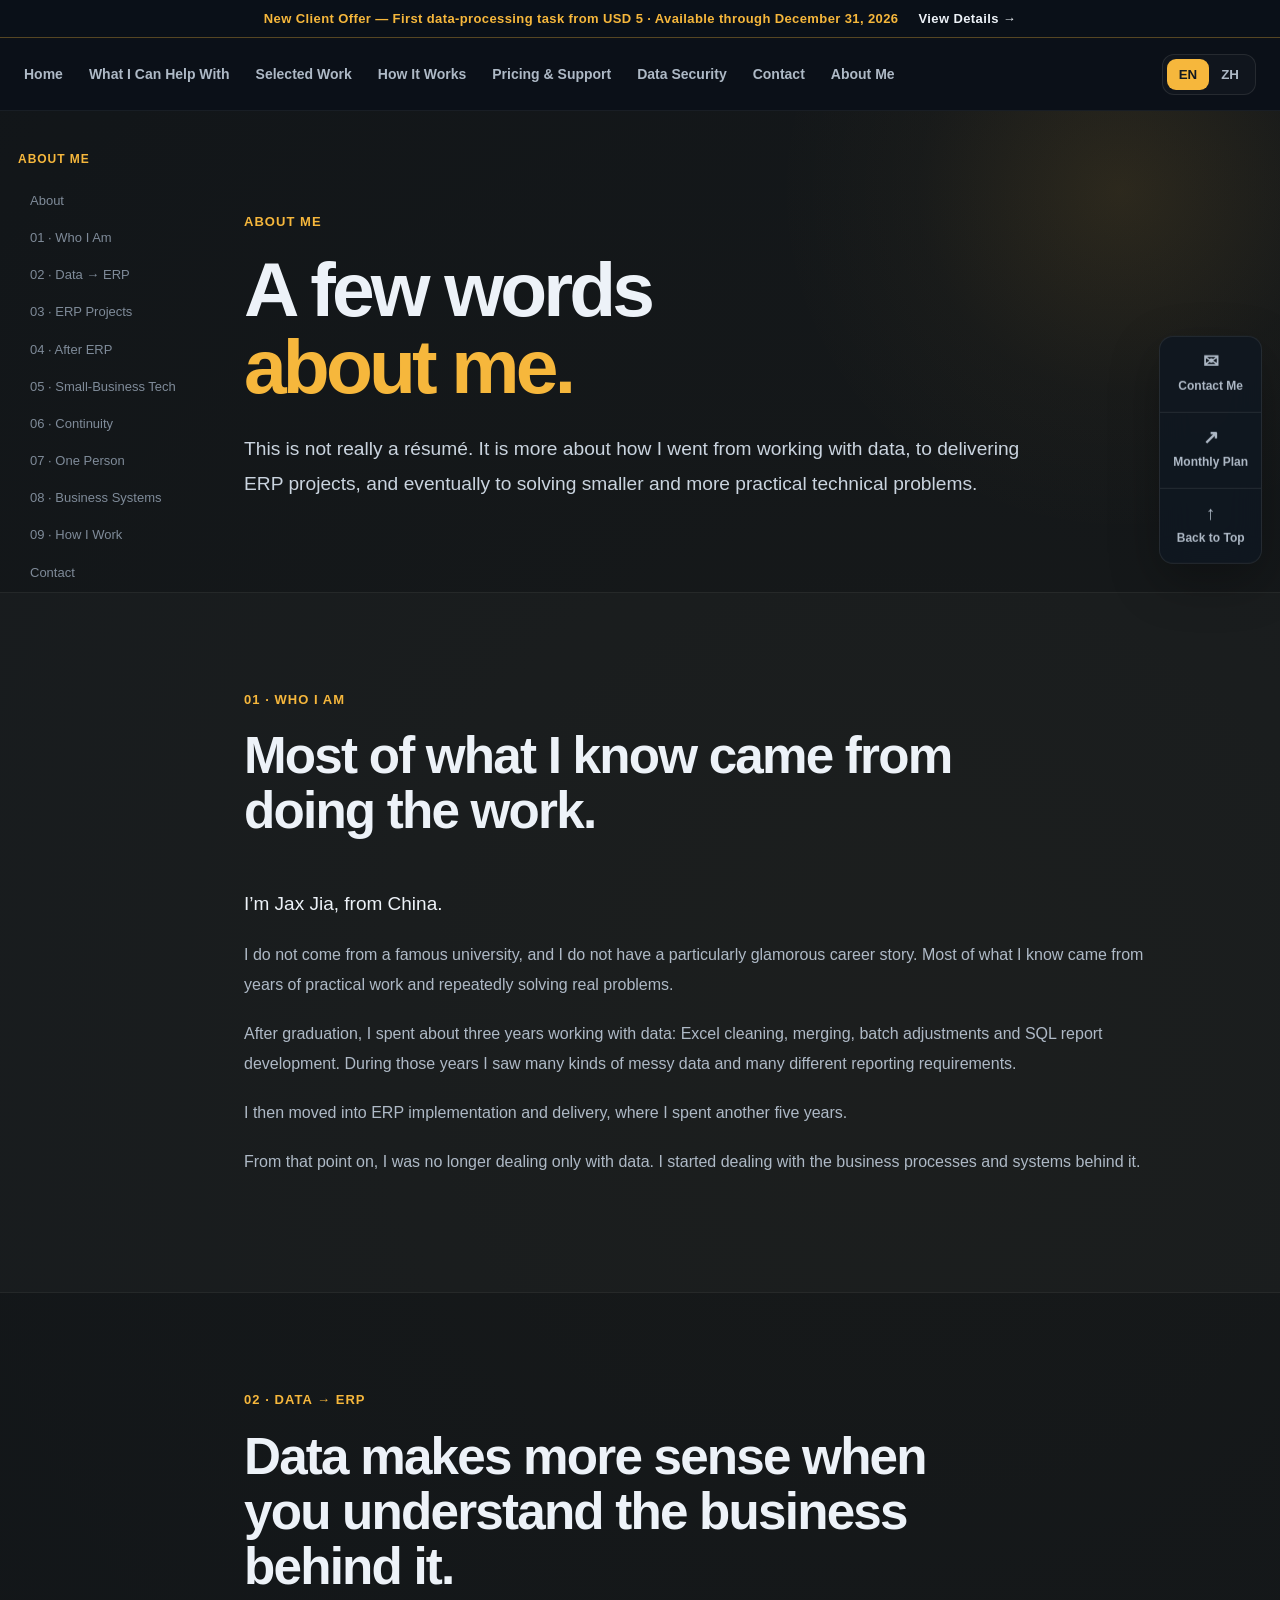
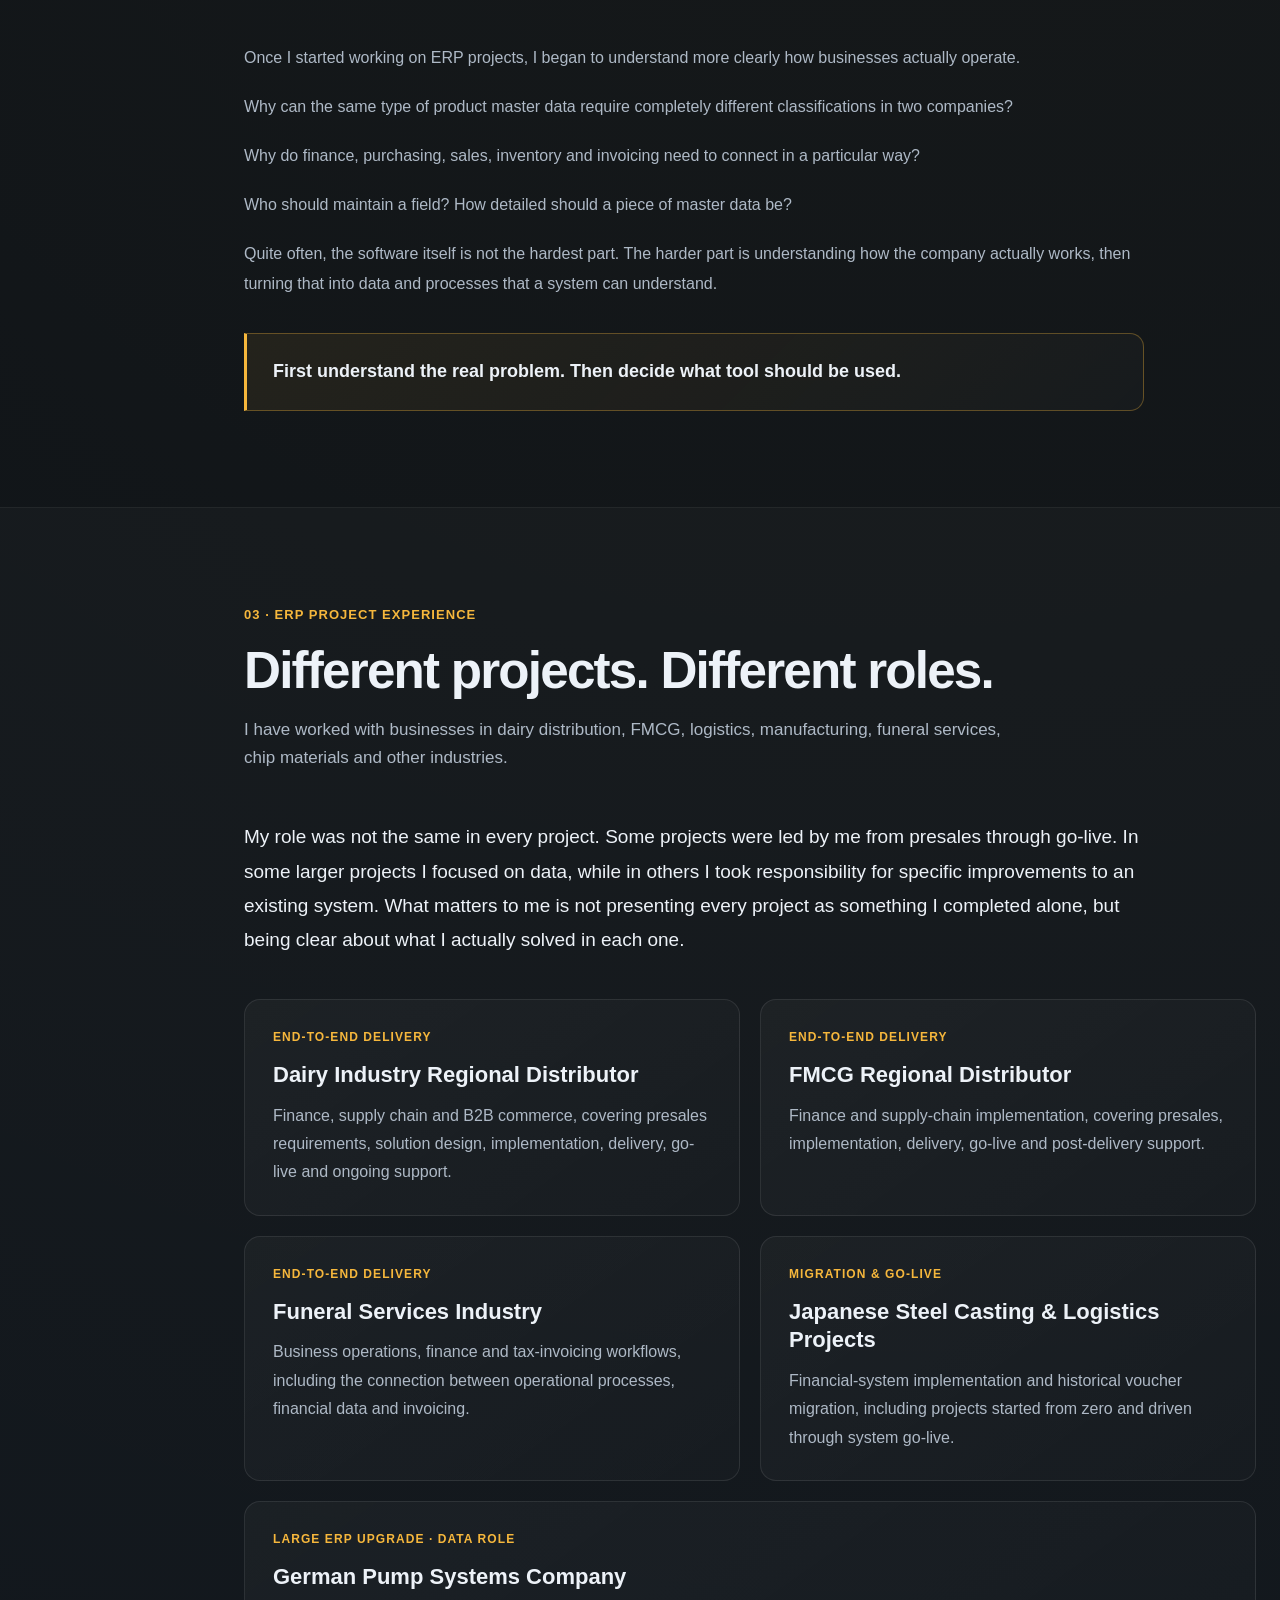
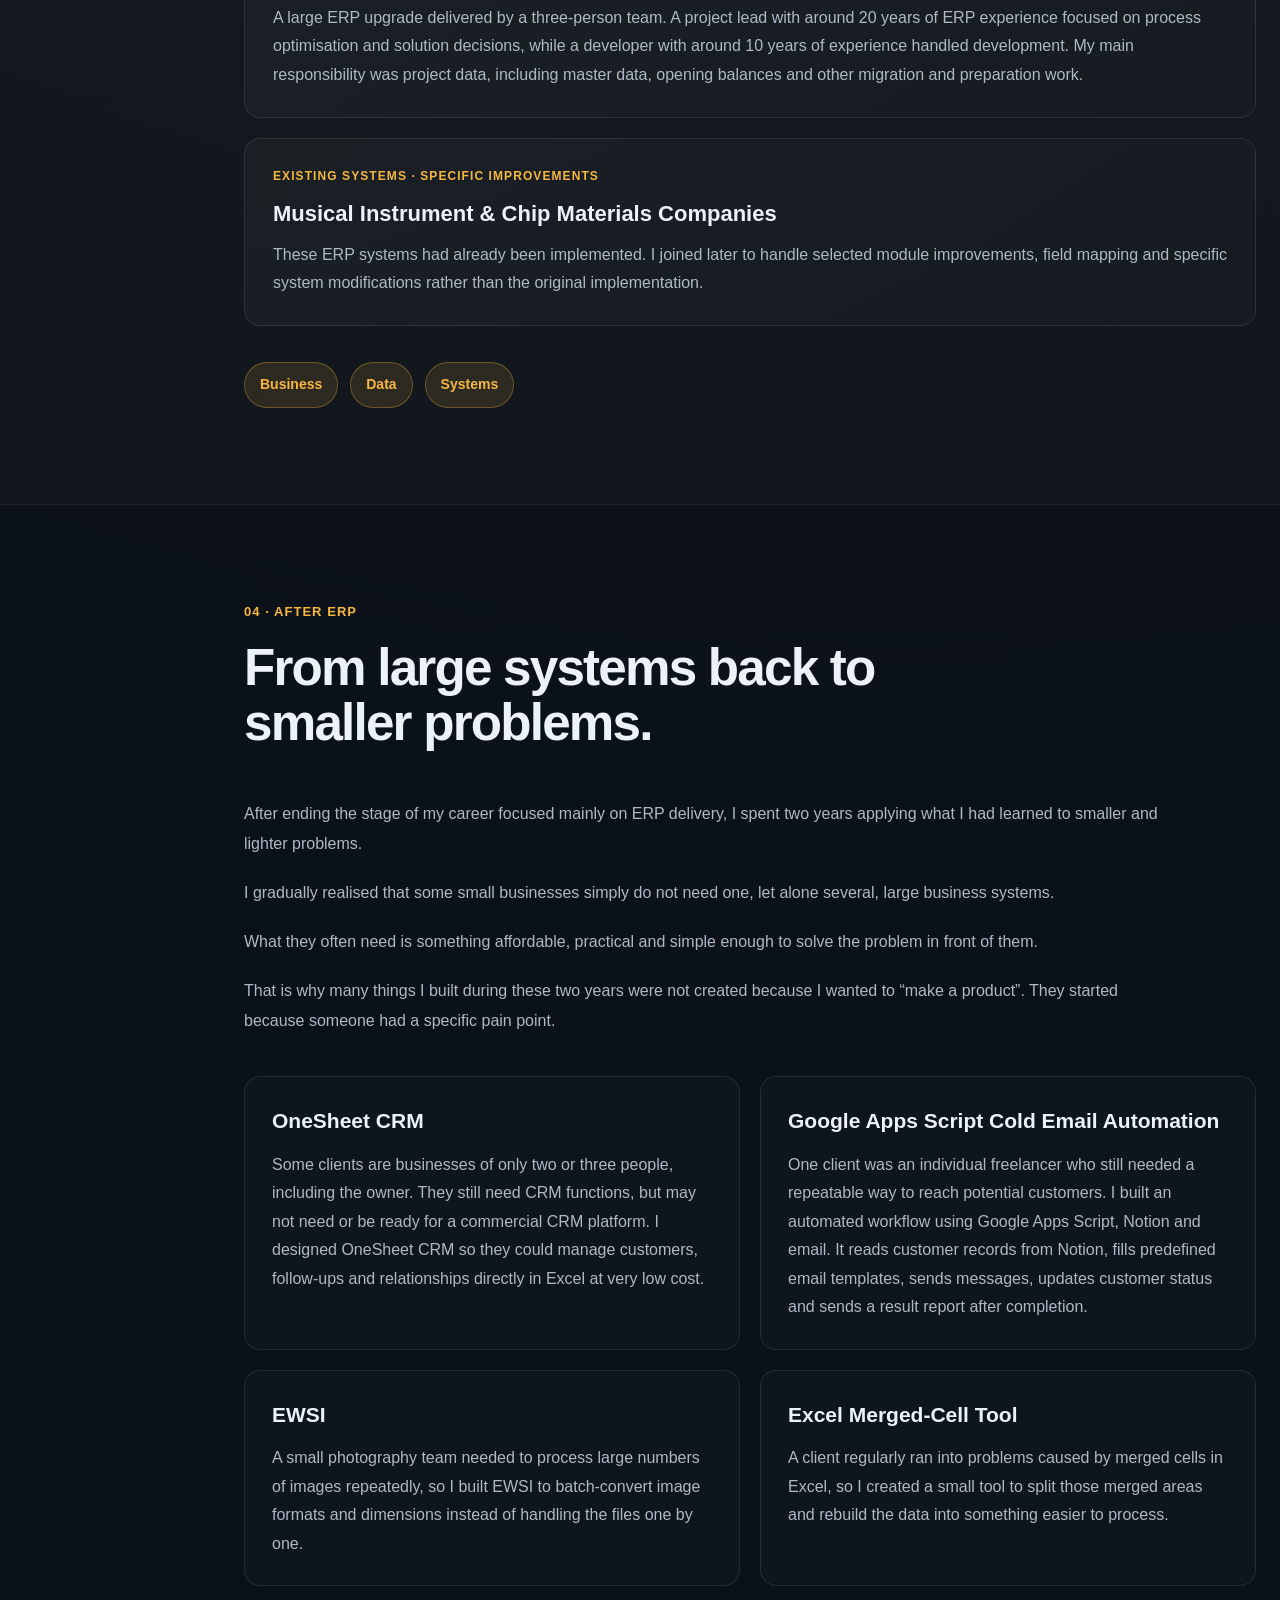
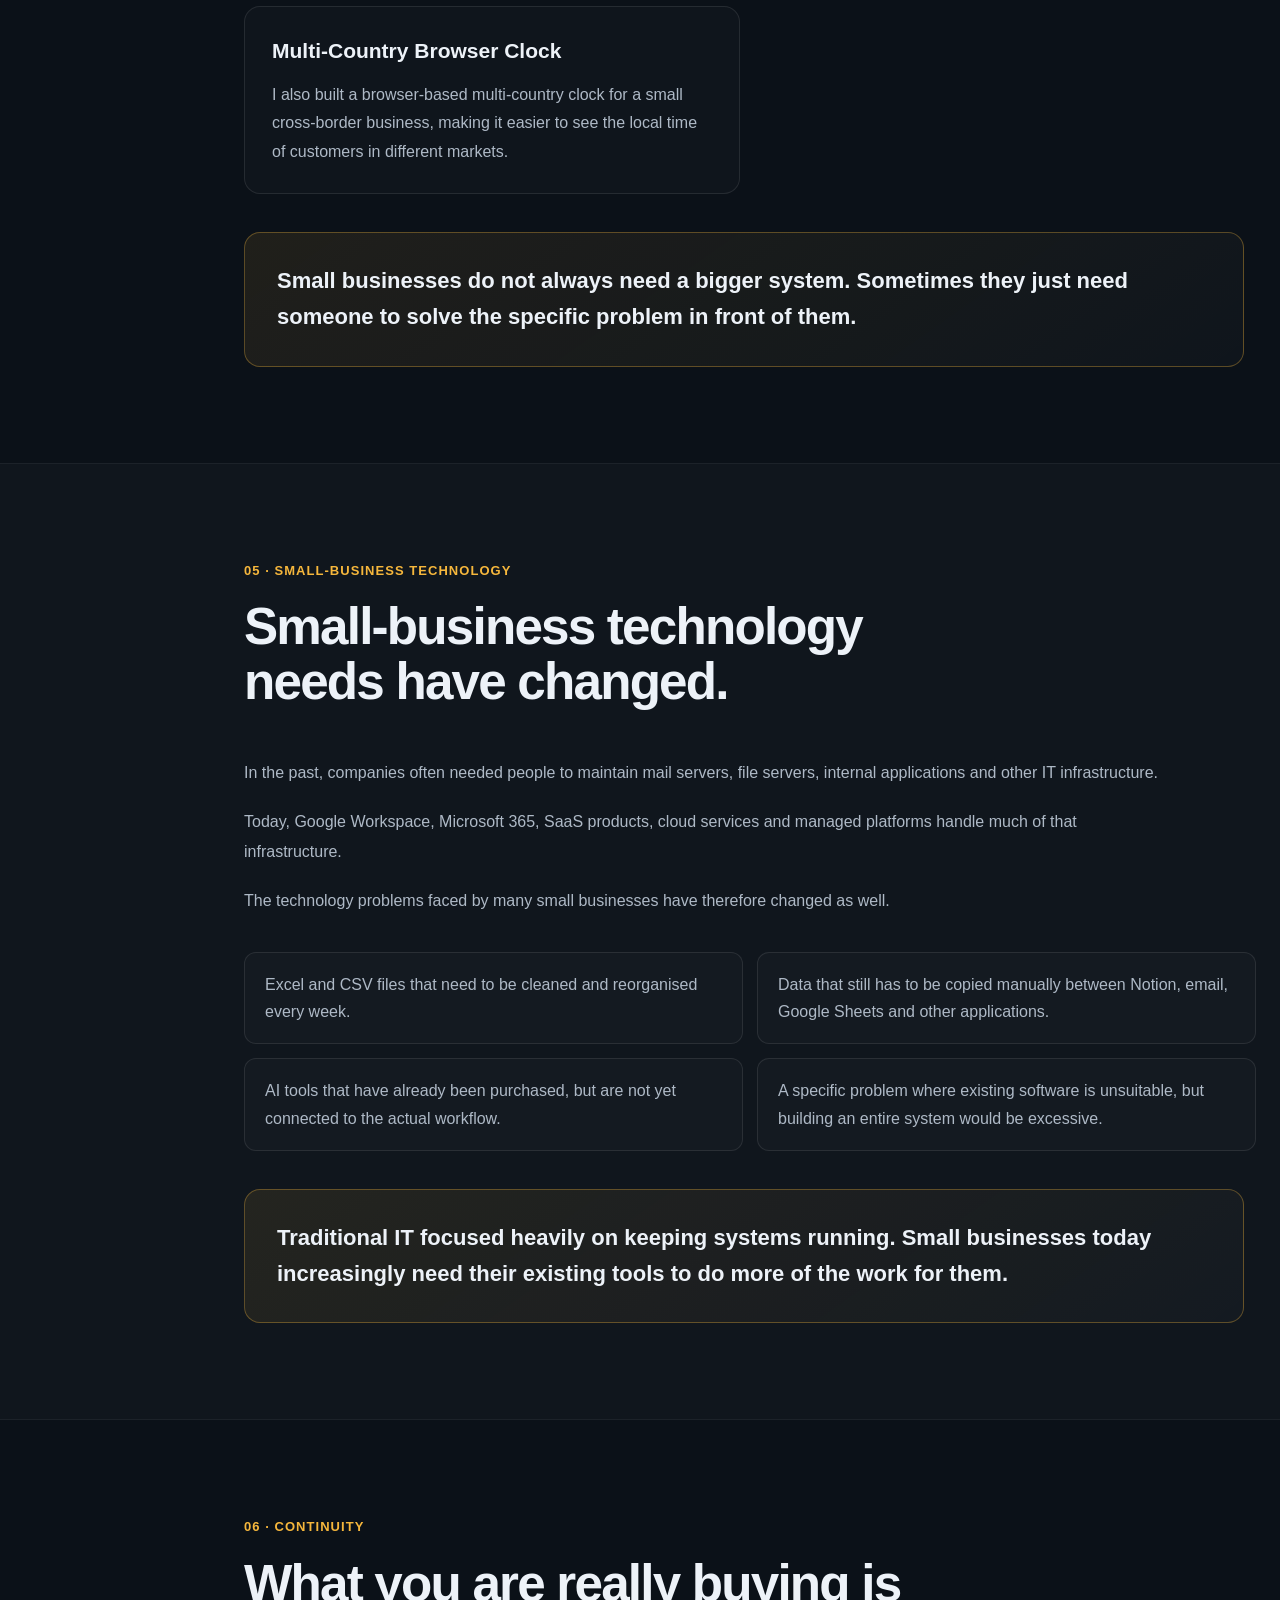
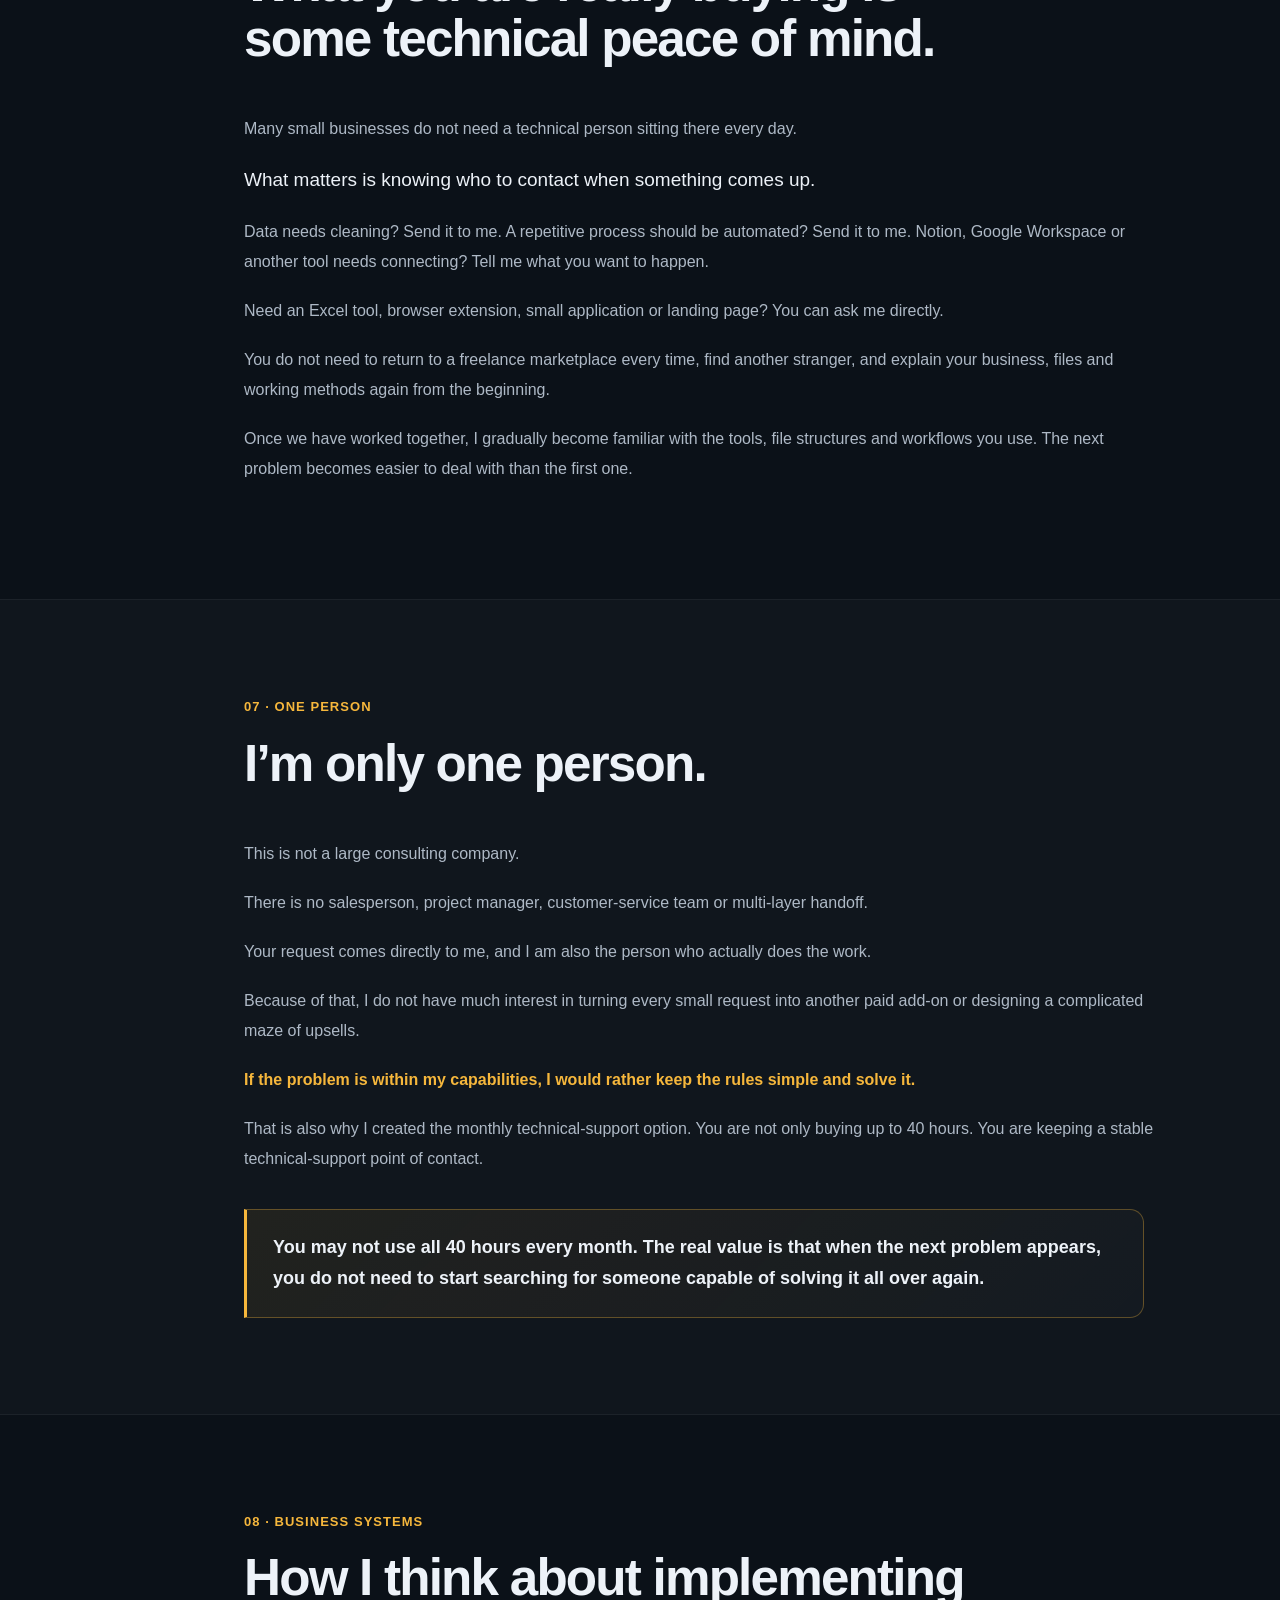
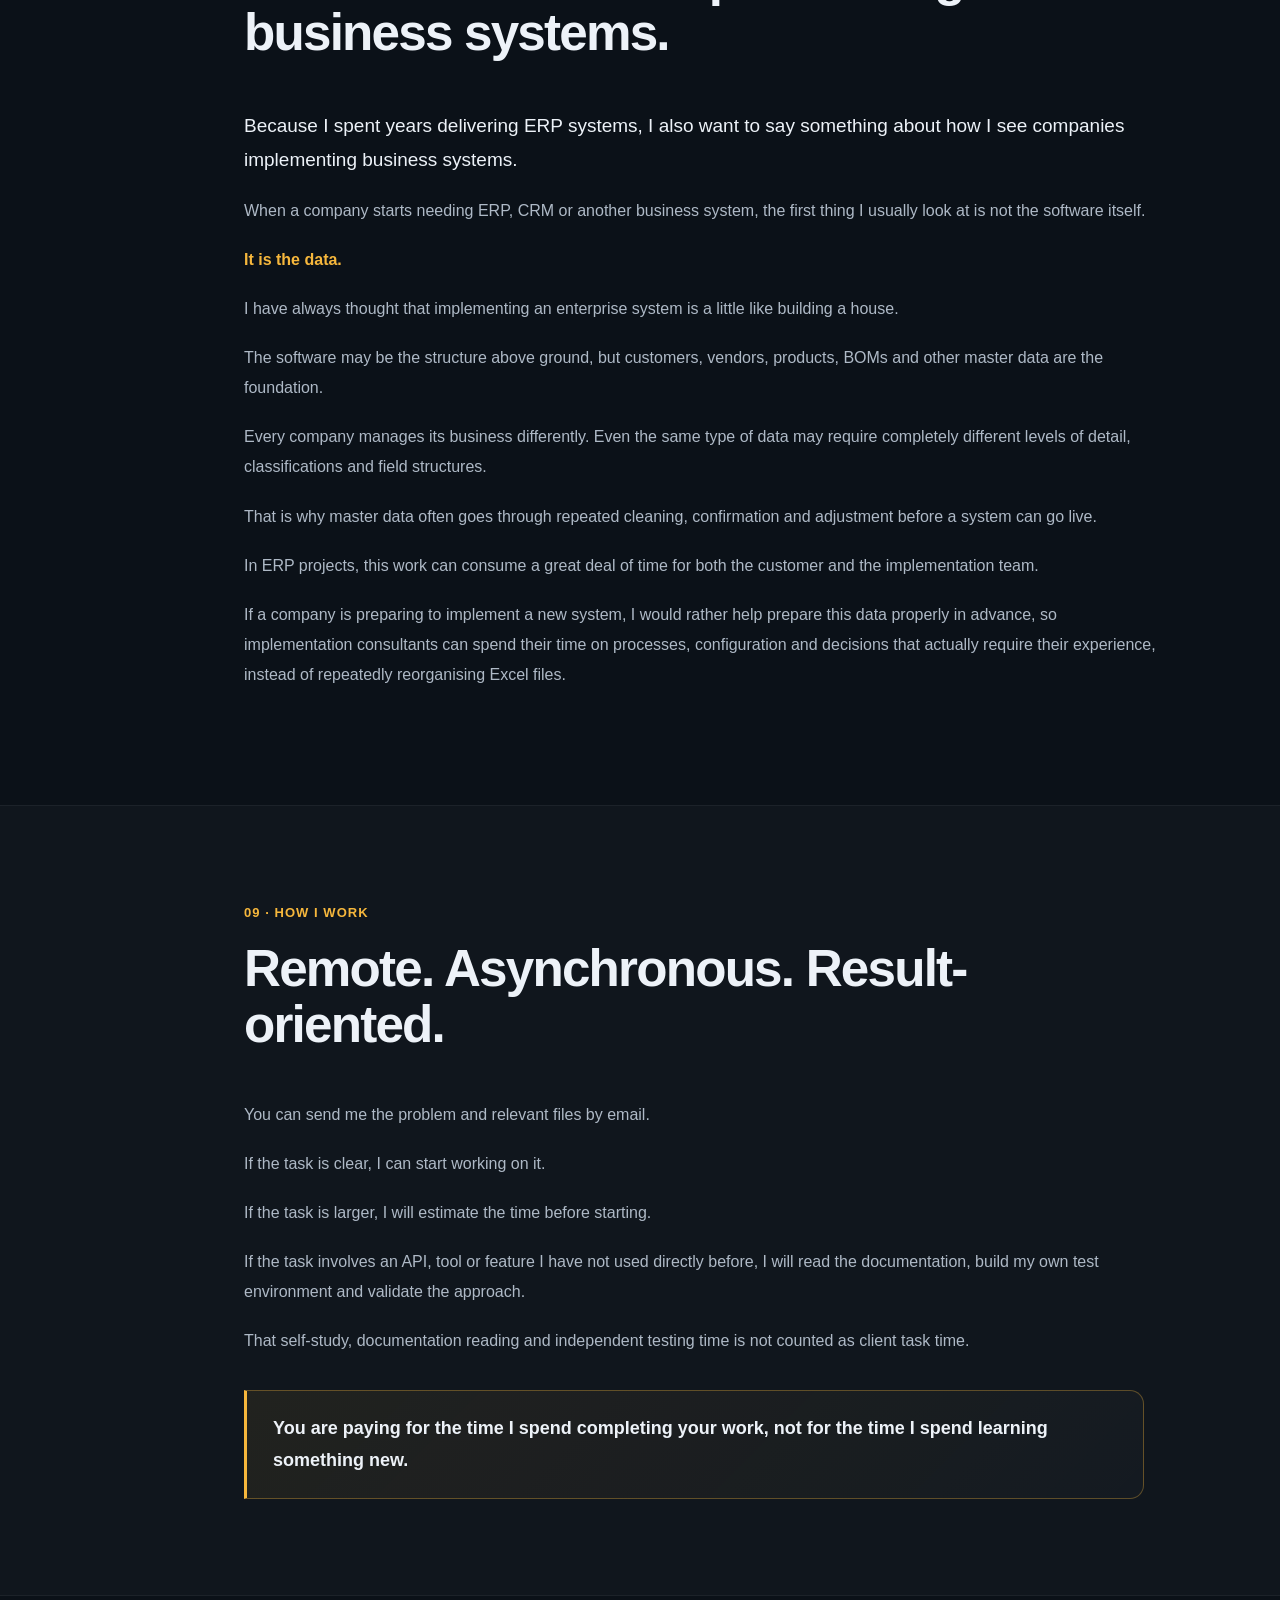
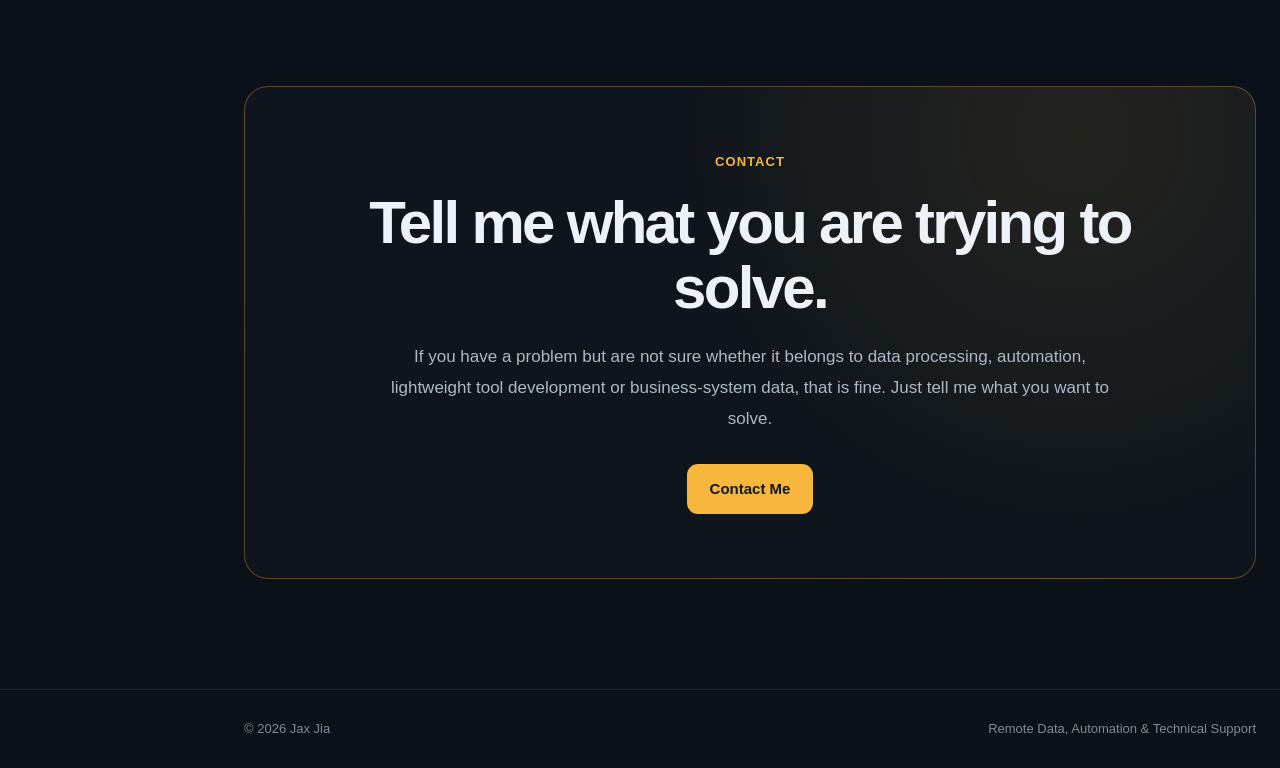
<file: about-me/index.html>
<!DOCTYPE html>
<html lang="en">

<head>
  <meta charset="UTF-8" />

  <meta
    name="viewport"
    content="width=device-width, initial-scale=1.0"
  />

  <meta
    name="description"
    content="About Jax Jia — business data, ERP delivery, automation and lightweight technical support."
  />

  <title>About Me | Jax Jia</title>

  <!-- 主站公共 CSS -->
  <link rel="stylesheet" href="../styles.css" />

  <!-- =========================================================
       ABOUT ME PAGE ONLY
       仅用于本页，不修改主站 styles.css
  ========================================================== -->

  <style>

    /* =========================================================
       ABOUT HERO
    ========================================================= */

    .about-hero {
      position: relative;

      padding:
        100px
        0
        90px;

      overflow: hidden;
    }

    .about-hero-glow {
      position: absolute;

      width: 680px;
      height: 680px;

      top: -260px;
      right: -180px;

      border-radius: 50%;

      background:
        radial-gradient(
          circle,
          rgba(246, 183, 60, 0.11),
          rgba(246, 183, 60, 0.025) 42%,
          transparent 72%
        );

      pointer-events: none;
    }

    .about-hero-content {
      position: relative;
      z-index: 1;

      max-width: 950px;
    }

    .about-hero-title {
      margin:
        0
        0
        28px;

      font-size:
        clamp(
          50px,
          6vw,
          82px
        );

      line-height: 1;

      letter-spacing:
        -0.05em;

      font-weight: 850;
    }

    .about-hero-title .accent {
      color: var(--accent);
    }

    .about-hero-lead {
      max-width: 810px;

      margin: 0;

      color: #cad4df;

      font-size:
        clamp(
          17px,
          1.5vw,
          21px
        );

      line-height: 1.8;
    }


    /* =========================================================
       ABOUT SECTIONS
    ========================================================= */

    .about-section {
      padding:
        96px
        0;
    }

    .about-section-soft {
      background:
        rgba(255, 255, 255, 0.018);

      border-top:
        1px solid rgba(255, 255, 255, 0.05);

      border-bottom:
        1px solid rgba(255, 255, 255, 0.05);
    }

    .about-copy {
      max-width: 920px;
    }

    .about-copy p {
      margin:
        0
        0
        19px;

      color:
        var(--text-soft);

      font-size: 16px;
      line-height: 1.88;
    }

    .about-copy .about-lead {
      color:
        var(--text);

      font-size:
        19px;

      line-height: 1.8;
    }

    .about-copy .about-highlight {
      color:
        var(--accent);

      font-weight: 800;
    }


    /* =========================================================
       QUOTES
    ========================================================= */

    .about-quote {
      max-width: 900px;

      margin:
        34px
        0
        0;

      padding:
        22px
        26px;

      border:
        1px solid var(--accent-border);

      border-left:
        3px solid var(--accent);

      border-radius:
        0
        14px
        14px
        0;

      background:
        linear-gradient(
          135deg,
          rgba(246, 183, 60, 0.08),
          rgba(255, 255, 255, 0.018)
        );

      color:
        var(--text);

      font-size:
        18px;

      font-weight:
        750;

      line-height:
        1.75;
    }


    /* =========================================================
       PROJECT CARDS
    ========================================================= */

    .about-project-grid {
      display: grid;

      grid-template-columns:
        repeat(2, minmax(0, 1fr));

      gap: 20px;

      margin-top: 42px;
    }

    .about-project-card {
      padding: 28px;

      border:
        1px solid var(--border);

      border-radius:
        var(--radius);

      background:
        linear-gradient(
          145deg,
          rgba(255, 255, 255, 0.035),
          rgba(255, 255, 255, 0.015)
        );

      transition:
        transform 0.22s ease,
        border-color 0.22s ease,
        background 0.22s ease;
    }

    .about-project-card:hover {
      transform:
        translateY(-3px);

      border-color:
        var(--accent-border);

      background:
        linear-gradient(
          145deg,
          rgba(246, 183, 60, 0.06),
          rgba(255, 255, 255, 0.02)
        );
    }

    .about-project-card-wide {
      grid-column:
        1 / -1;
    }

    .about-card-label {
      margin-bottom: 13px;

      color:
        var(--accent);

      font-size: 12px;

      font-weight: 800;

      letter-spacing:
        0.09em;

      text-transform:
        uppercase;
    }

    .about-project-card h3 {
      margin:
        0
        0
        12px;

      font-size: 22px;

      line-height: 1.3;
    }

    .about-project-card p {
      margin: 0;

      color:
        var(--text-soft);

      line-height:
        1.78;
    }


    /* =========================================================
       THREE WORDS
    ========================================================= */

    .about-three {
      display: flex;

      flex-wrap: wrap;

      gap: 12px;

      margin-top: 36px;
    }

    .about-three span {
      padding:
        10px
        15px;

      border:
        1px solid var(--accent-border);

      border-radius:
        999px;

      background:
        var(--accent-soft);

      color:
        var(--accent);

      font-size:
        14px;

      font-weight:
        800;
    }


    /* =========================================================
       TOOL CARDS
    ========================================================= */

    .about-tool-grid {
      display: grid;

      grid-template-columns:
        repeat(2, minmax(0, 1fr));

      gap: 20px;

      margin-top: 40px;
    }

    .about-tool-card {
      padding: 27px;

      border:
        1px solid var(--border);

      border-radius:
        var(--radius);

      background:
        rgba(255, 255, 255, 0.018);
    }

    .about-tool-card h3 {
      margin:
        0
        0
        12px;

      font-size: 21px;
    }

    .about-tool-card p {
      margin: 0;

      color:
        var(--text-soft);

      line-height:
        1.78;
    }


    /* =========================================================
       SMALL BUSINESS LIST
    ========================================================= */

    .about-problem-list {
      display: grid;

      grid-template-columns:
        repeat(2, minmax(0, 1fr));

      gap: 14px;

      max-width: 1050px;

      margin-top: 36px;
    }

    .about-problem-item {
      padding:
        18px
        20px;

      border:
        1px solid var(--border);

      border-radius:
        12px;

      background:
        rgba(255, 255, 255, 0.018);

      color:
        var(--text-soft);

      line-height:
        1.7;
    }


    /* =========================================================
       BIG STATEMENT
    ========================================================= */

    .about-statement {
      max-width: 1000px;

      margin-top: 38px;

      padding:
        30px
        32px;

      border:
        1px solid var(--accent-border);

      border-radius:
        var(--radius);

      background:
        linear-gradient(
          145deg,
          rgba(246, 183, 60, 0.09),
          rgba(255, 255, 255, 0.018)
        );
    }

    .about-statement p {
      margin: 0;

      color:
        var(--text);

      font-size:
        clamp(
          18px,
          2vw,
          22px
        );

      font-weight:
        800;

      line-height:
        1.65;
    }


    /* =========================================================
       CONTACT
    ========================================================= */

    .about-contact {
      padding:
        90px
        0
        110px;
    }

    .about-contact-box {
      padding:
        clamp(
          34px,
          6vw,
          64px
        );

      border:
        1px solid var(--accent-border);

      border-radius:
        24px;

      background:
        radial-gradient(
          circle at 82% 10%,
          rgba(246, 183, 60, 0.09),
          transparent 42%
        ),
        rgba(255, 255, 255, 0.018);

      text-align: center;
    }

    .about-contact-box h2 {
      max-width: 840px;

      margin:
        0
        auto;

      font-size:
        clamp(
          36px,
          5vw,
          60px
        );

      line-height: 1.08;

      letter-spacing:
        -0.045em;
    }

    .about-contact-box p {
      max-width: 720px;

      margin:
        22px
        auto
        30px;

      color:
        var(--text-soft);

      font-size: 17px;

      line-height: 1.8;
    }


    /* =========================================================
       RESPONSIVE
    ========================================================= */

    @media (max-width: 760px) {

      .about-hero {
        padding:
          72px
          0
          78px;
      }

      .about-section {
        padding:
          72px
          0;
      }

      .about-project-grid,
      .about-tool-grid,
      .about-problem-list {
        grid-template-columns:
          1fr;
      }

      .about-project-card-wide {
        grid-column:
          auto;
      }

      .about-quote {
        font-size: 16px;
      }

    }

  </style>
</head>


<body class="has-side-nav">

  <div id="top"></div>
    

  <!-- =========================================================
       NEW CLIENT OFFER
  ========================================================== -->

  <div class="offer-bar">

    <a
      href="../working-with-me/index.html#offer"
      class="offer-link"
    >

      <div class="offer-track">

        <span data-i18n="offer">
          New Client Offer — First data-processing task from USD 5 · Available through December 31, 2026
        </span>

        <span
          class="offer-details"
          data-i18n="offerDetails"
        >
          View Details →
        </span>

      </div>

    </a>

  </div>


  <!-- =========================================================
       NAVIGATION
  ========================================================== -->

  <header class="site-header">

    <div class="nav-container">

      <nav class="main-nav">

        <a
          href="../index.html#home"
          data-i18n="navHome"
        >
          Home
        </a>

        <a
          href="../index.html#services"
          data-i18n="navServices"
        >
          What I Can Help With
        </a>

        <a
          href="../index.html#work"
          data-i18n="navWork"
        >
          Selected Work
        </a>

        <a
          href="../index.html#pricing"
          data-i18n="navPricing"
        >
          How It Works
        </a>
        <a
          href="../working-with-me/index.html"
          data-i18n="navPricingSupport"
        >
          Pricing & Support
        </a>

        <a
          href="../index.html#security"
          data-i18n="navSecurity"
        >
          Data Security
        </a>

        <a
          href="mailto:jax.xiangjie.jia@gmail.com"
          data-i18n="navContact"
        >
          Contact
        </a>

        <a
          href="./index.html"
          data-i18n="navAbout"
        >
          About Me
        </a>

      </nav>


      <div class="language-switch">

        <button
          class="lang-button active"
          type="button"
          data-lang="en"
        >
          EN
        </button>

        <button
          class="lang-button"
          type="button"
          data-lang="zh"
        >
          ZH
        </button>

      </div>

    </div>

  </header>
<!-- =========================================================
     PAGE SIDE NAVIGATION
========================================================== -->

<aside class="page-side-nav">

  <div
    class="page-side-nav-title"
    data-i18n="sideNavTitle"
  >
    About Me
  </div>

  <nav class="page-side-nav-links">

    <a href="#about-top" data-i18n="sideAbout">
      About
    </a>

    <a href="#who" data-i18n="sideWho">
      01 · Who I Am
    </a>

    <a href="#data-to-erp" data-i18n="sideData">
      02 · Data → ERP
    </a>

    <a href="#erp-projects" data-i18n="sideErp">
      03 · ERP Projects
    </a>

    <a href="#after-erp" data-i18n="sideAfter">
      04 · After ERP
    </a>

    <a href="#small-business-tech" data-i18n="sideSmall">
      05 · Small Business
    </a>

    <a href="#continuity" data-i18n="sidePeace">
      06 · Continuity
    </a>

    <a href="#one-person" data-i18n="sideOne">
      07 · One Person
    </a>

    <a href="#business-systems" data-i18n="sideSystem">
      08 · Business Systems
    </a>

    <a href="#working-style" data-i18n="sideStyle">
      09 · How I Work
    </a>

    <a href="#contact" data-i18n="sideContact">
      Contact
    </a>

  </nav>

</aside>

<!-- =========================================================
     FIXED QUICK ACTIONS
========================================================== -->

<div class="quick-actions">

  <a
    class="quick-action"
    href="mailto:jax.xiangjie.jia@gmail.com"
  >

    <span class="quick-action-icon">
      ✉
    </span>

    <span data-i18n="quickContact">
      Contact Me
    </span>

  </a>


  <a
    class="quick-action"
    href="../working-with-me/index.html#monthly-plan"
  >

    <span class="quick-action-icon">
      ↗
    </span>

    <span data-i18n="quickMonthly">
      Monthly Plan
    </span>

  </a>


  <a
    class="quick-action"
    href="#top"
  >

    <span class="quick-action-icon">
      ↑
    </span>

    <span data-i18n="quickTop">
      Back to Top
    </span>

  </a>

</div>
  <main>

    <!-- =========================================================
         HERO
    ========================================================== -->

    <section id="about-top" class="about-hero">

      <div class="about-hero-glow"></div>

      <div class="container">

        <div class="about-hero-content">

          <div
            class="eyebrow"
            data-i18n="heroEyebrow"
          >
            About Me
          </div>

          <h1 class="about-hero-title">

            <span data-i18n="heroTitle1">
              A few words
            </span>

            <br />

            <span
              class="accent"
              data-i18n="heroTitle2"
            >
              about me.
            </span>

          </h1>

          <p
            class="about-hero-lead"
            data-i18n="heroLead"
          >
            This is not really a résumé.
            It is more about how I went from working with data,
            to delivering ERP projects,
            and eventually to solving smaller and more practical technical problems.
          </p>

        </div>

      </div>

    </section>


    <!-- =========================================================
         01 WHO I AM
    ========================================================== -->

    <section id="who" class="about-section about-section-soft">

      <div class="container">

        <div class="section-heading">

          <div
            class="eyebrow"
            data-i18n="whoEyebrow"
          >
            01 · Who I Am
          </div>

          <h2
            class="section-title"
            data-i18n="whoTitle"
          >
            Most of what I know came from doing the work.
          </h2>

        </div>


        <div class="about-copy">

          <p
            class="about-lead"
            data-i18n="who1"
          >
            I’m Jax Jia, from China.
          </p>

          <p data-i18n="who2">
            I do not come from a famous university,
            and I do not have a particularly glamorous career story.
            Most of what I know came from years of practical work
            and repeatedly solving real problems.
          </p>

          <p data-i18n="who3">
            After graduation, I spent about three years working with data:
            Excel cleaning, merging, batch adjustments and SQL report development.
            During those years I saw many kinds of messy data
            and many different reporting requirements.
          </p>

          <p data-i18n="who4">
            I then moved into ERP implementation and delivery,
            where I spent another five years.
          </p>

          <p data-i18n="who5">
            From that point on, I was no longer dealing only with data.
            I started dealing with the business processes and systems behind it.
          </p>

        </div>

      </div>

    </section>


    <!-- =========================================================
         02 DATA → ERP
    ========================================================== -->

    <section id="data-to-erp" class="about-section">

      <div class="container">

        <div class="section-heading">

          <div
            class="eyebrow"
            data-i18n="dataEyebrow"
          >
            02 · Data → ERP
          </div>

          <h2
            class="section-title"
            data-i18n="dataTitle"
          >
            Data makes more sense when you understand the business behind it.
          </h2>

        </div>


        <div class="about-copy">

          <p data-i18n="data1">
            Once I started working on ERP projects,
            I began to understand more clearly how businesses actually operate.
          </p>

          <p data-i18n="data2">
            Why can the same type of product master data require completely different classifications in two companies?
          </p>

          <p data-i18n="data3">
            Why do finance, purchasing, sales, inventory and invoicing need to connect in a particular way?
          </p>

          <p data-i18n="data4">
            Who should maintain a field?
            How detailed should a piece of master data be?
          </p>

          <p data-i18n="data5">
            Quite often, the software itself is not the hardest part.
            The harder part is understanding how the company actually works,
            then turning that into data and processes that a system can understand.
          </p>

        </div>


        <div
          class="about-quote"
          data-i18n="dataQuote"
        >
          First understand the real problem.
          Then decide what tool should be used.
        </div>

      </div>

    </section>


    <!-- =========================================================
         03 ERP PROJECTS
    ========================================================== -->

    <section id="erp-projects" class="about-section about-section-soft">

      <div class="container">

        <div class="section-heading">

          <div
            class="eyebrow"
            data-i18n="erpEyebrow"
          >
            03 · ERP Project Experience
          </div>

          <h2
            class="section-title"
            data-i18n="erpTitle"
          >
            Different projects. Different roles.
          </h2>

          <p
            class="section-subtitle"
            data-i18n="erpSubtitle"
          >
            I have worked with businesses in dairy distribution,
            FMCG, logistics, manufacturing, funeral services,
            chip materials and other industries.
          </p>

        </div>


        <div class="about-copy">

          <p
            class="about-lead"
            data-i18n="erpRole"
          >
            My role was not the same in every project.
            Some projects were led by me from presales through go-live.
            In some larger projects I focused on data,
            while in others I took responsibility for specific improvements to an existing system.
            What matters to me is not presenting every project as something I completed alone,
            but being clear about what I actually solved in each one.
          </p>

        </div>


        <div class="about-project-grid">

          <!-- 01 -->

          <article class="about-project-card">

            <div
              class="about-card-label"
              data-i18n="erp1Label"
            >
              End-to-End Delivery
            </div>

            <h3 data-i18n="erp1Title">
              Dairy Industry Regional Distributor
            </h3>

            <p data-i18n="erp1Text">
              Finance, supply chain and B2B commerce,
              covering presales requirements, solution design,
              implementation, delivery, go-live and ongoing support.
            </p>

          </article>


          <!-- 02 -->

          <article class="about-project-card">

            <div
              class="about-card-label"
              data-i18n="erp2Label"
            >
              End-to-End Delivery
            </div>

            <h3 data-i18n="erp2Title">
              FMCG Regional Distributor
            </h3>

            <p data-i18n="erp2Text">
              Finance and supply-chain implementation,
              covering presales, implementation,
              delivery, go-live and post-delivery support.
            </p>

          </article>


          <!-- 03 -->

          <article class="about-project-card">

            <div
              class="about-card-label"
              data-i18n="erp3Label"
            >
              End-to-End Delivery
            </div>

            <h3 data-i18n="erp3Title">
              Funeral Services Industry
            </h3>

            <p data-i18n="erp3Text">
              Business operations, finance and tax-invoicing workflows,
              including the connection between operational processes,
              financial data and invoicing.
            </p>

          </article>


          <!-- 04 -->

          <article class="about-project-card">

            <div
              class="about-card-label"
              data-i18n="erp4Label"
            >
              Migration & Go-Live
            </div>

            <h3 data-i18n="erp4Title">
              Japanese Steel Casting & Logistics Projects
            </h3>

            <p data-i18n="erp4Text">
              Financial-system implementation and historical voucher migration,
              including projects started from zero and driven through system go-live.
            </p>

          </article>


          <!-- 05 -->

          <article class="about-project-card about-project-card-wide">

            <div
              class="about-card-label"
              data-i18n="erp5Label"
            >
              Large ERP Upgrade · Data Role
            </div>

            <h3 data-i18n="erp5Title">
              German Pump Systems Company
            </h3>

            <p data-i18n="erp5Text">
              A large ERP upgrade delivered by a three-person team.
              A project lead with around 20 years of ERP experience focused on process optimisation
              and solution decisions, while a developer with around 10 years of experience handled development.
              My main responsibility was project data,
              including master data, opening balances and other migration and preparation work.
            </p>

          </article>


          <!-- 06 -->

          <article class="about-project-card about-project-card-wide">

            <div
              class="about-card-label"
              data-i18n="erp6Label"
            >
              Existing Systems · Specific Improvements
            </div>

            <h3 data-i18n="erp6Title">
              Musical Instrument & Chip Materials Companies
            </h3>

            <p data-i18n="erp6Text">
              These ERP systems had already been implemented.
              I joined later to handle selected module improvements,
              field mapping and specific system modifications
              rather than the original implementation.
            </p>

          </article>

        </div>


        <div class="about-three">

          <span data-i18n="three1">
            Business
          </span>

          <span data-i18n="three2">
            Data
          </span>

          <span data-i18n="three3">
            Systems
          </span>

        </div>

      </div>

    </section>


    <!-- =========================================================
         04 AFTER ERP
    ========================================================== -->

    <section id="after-erp" class="about-section">

      <div class="container">

        <div class="section-heading">

          <div
            class="eyebrow"
            data-i18n="afterEyebrow"
          >
            04 · After ERP
          </div>

          <h2
            class="section-title"
            data-i18n="afterTitle"
          >
            From large systems back to smaller problems.
          </h2>

        </div>


        <div class="about-copy">

          <p data-i18n="after1">
            After ending the stage of my career focused mainly on ERP delivery,
            I spent two years applying what I had learned to smaller and lighter problems.
          </p>

          <p data-i18n="after2">
            I gradually realised that some small businesses
            simply do not need one, let alone several, large business systems.
          </p>

          <p data-i18n="after3">
            What they often need is something affordable,
            practical and simple enough to solve the problem in front of them.
          </p>

          <p data-i18n="after4">
            That is why many things I built during these two years
            were not created because I wanted to “make a product”.
            They started because someone had a specific pain point.
          </p>

        </div>


        <div class="about-tool-grid">

          <article class="about-tool-card">

            <h3>
              OneSheet CRM
            </h3>

            <p data-i18n="tool1">
              Some clients are businesses of only two or three people,
              including the owner.
              They still need CRM functions,
              but may not need or be ready for a commercial CRM platform.
              I designed OneSheet CRM so they could manage customers,
              follow-ups and relationships directly in Excel at very low cost.
            </p>

          </article>


          <article class="about-tool-card">

            <h3>
              Google Apps Script Cold Email Automation
            </h3>

            <p data-i18n="tool2">
              One client was an individual freelancer who still needed a repeatable way to reach potential customers.
              I built an automated workflow using Google Apps Script, Notion and email.
              It reads customer records from Notion,
              fills predefined email templates,
              sends messages,
              updates customer status
              and sends a result report after completion.
            </p>

          </article>


          <article class="about-tool-card">

            <h3>
              EWSI
            </h3>

            <p data-i18n="tool3">
              A small photography team needed to process large numbers of images repeatedly,
              so I built EWSI to batch-convert image formats and dimensions
              instead of handling the files one by one.
            </p>

          </article>


          <article class="about-tool-card">

            <h3 data-i18n="tool4Title">
              Excel Merged-Cell Tool
            </h3>

            <p data-i18n="tool4">
              A client regularly ran into problems caused by merged cells in Excel,
              so I created a small tool to split those merged areas
              and rebuild the data into something easier to process.
            </p>

          </article>


          <article class="about-tool-card">

            <h3 data-i18n="tool5Title">
              Multi-Country Browser Clock
            </h3>

            <p data-i18n="tool5">
              I also built a browser-based multi-country clock
              for a small cross-border business,
              making it easier to see the local time
              of customers in different markets.
            </p>

          </article>

        </div>


        <div class="about-statement">

          <p data-i18n="afterStatement">
            Small businesses do not always need a bigger system.
            Sometimes they just need someone to solve the specific problem in front of them.
          </p>

        </div>

      </div>

    </section>


    <!-- =========================================================
         05 SMALL BUSINESS TECHNOLOGY
    ========================================================== -->

    <section id="small-business-tech" class="about-section about-section-soft">

      <div class="container">

        <div class="section-heading">

          <div
            class="eyebrow"
            data-i18n="changeEyebrow"
          >
            05 · Small-Business Technology
          </div>

          <h2
            class="section-title"
            data-i18n="changeTitle"
          >
            Small-business technology needs have changed.
          </h2>

        </div>


        <div class="about-copy">

          <p data-i18n="change1">
            In the past, companies often needed people to maintain mail servers,
            file servers, internal applications and other IT infrastructure.
          </p>

          <p data-i18n="change2">
            Today, Google Workspace, Microsoft 365,
            SaaS products, cloud services and managed platforms
            handle much of that infrastructure.
          </p>

          <p data-i18n="change3">
            The technology problems faced by many small businesses
            have therefore changed as well.
          </p>

        </div>


        <div class="about-problem-list">

          <div
            class="about-problem-item"
            data-i18n="problem1"
          >
            Excel and CSV files that need to be cleaned and reorganised every week.
          </div>

          <div
            class="about-problem-item"
            data-i18n="problem2"
          >
            Data that still has to be copied manually between Notion,
            email, Google Sheets and other applications.
          </div>

          <div
            class="about-problem-item"
            data-i18n="problem3"
          >
            AI tools that have already been purchased,
            but are not yet connected to the actual workflow.
          </div>

          <div
            class="about-problem-item"
            data-i18n="problem4"
          >
            A specific problem where existing software is unsuitable,
            but building an entire system would be excessive.
          </div>

        </div>


        <div class="about-statement">

          <p data-i18n="changeStatement">
            Traditional IT focused heavily on keeping systems running.
            Small businesses today increasingly need their existing tools
            to do more of the work for them.
          </p>

        </div>

      </div>

    </section>


    <!-- =========================================================
         06 PEACE OF MIND
    ========================================================== -->

    <section id="continuity" class="about-section">

      <div class="container">

        <div class="section-heading">

          <div
            class="eyebrow"
            data-i18n="peaceEyebrow"
          >
            06 · Continuity
          </div>

          <h2
            class="section-title"
            data-i18n="peaceTitle"
          >
            What you are really buying is some technical peace of mind.
          </h2>

        </div>


        <div class="about-copy">

          <p data-i18n="peace1">
            Many small businesses do not need a technical person sitting there every day.
          </p>

          <p
            class="about-lead"
            data-i18n="peace2"
          >
            What matters is knowing who to contact when something comes up.
          </p>

          <p data-i18n="peace3">
            Data needs cleaning? Send it to me.
            A repetitive process should be automated? Send it to me.
            Notion, Google Workspace or another tool needs connecting?
            Tell me what you want to happen.
          </p>

          <p data-i18n="peace4">
            Need an Excel tool,
            browser extension,
            small application or landing page?
            You can ask me directly.
          </p>

          <p data-i18n="peace5">
            You do not need to return to a freelance marketplace every time,
            find another stranger,
            and explain your business,
            files and working methods again from the beginning.
          </p>

          <p data-i18n="peace6">
            Once we have worked together,
            I gradually become familiar with the tools,
            file structures and workflows you use.
            The next problem becomes easier to deal with than the first one.
          </p>

        </div>

      </div>

    </section>


    <!-- =========================================================
         07 ONE PERSON
    ========================================================== -->

    <section id="one-person" class="about-section about-section-soft">

      <div class="container">

        <div class="section-heading">

          <div
            class="eyebrow"
            data-i18n="oneEyebrow"
          >
            07 · One Person
          </div>

          <h2
            class="section-title"
            data-i18n="oneTitle"
          >
            I’m only one person.
          </h2>

        </div>


        <div class="about-copy">

          <p data-i18n="one1">
            This is not a large consulting company.
          </p>

          <p data-i18n="one2">
            There is no salesperson,
            project manager,
            customer-service team
            or multi-layer handoff.
          </p>

          <p data-i18n="one3">
            Your request comes directly to me,
            and I am also the person who actually does the work.
          </p>

          <p data-i18n="one4">
            Because of that,
            I do not have much interest in turning every small request
            into another paid add-on
            or designing a complicated maze of upsells.
          </p>

          <p
            class="about-highlight"
            data-i18n="one5"
          >
            If the problem is within my capabilities,
            I would rather keep the rules simple and solve it.
          </p>

          <p data-i18n="one6">
            That is also why I created the monthly technical-support option.
            You are not only buying up to 40 hours.
            You are keeping a stable technical-support point of contact.
          </p>

        </div>


        <div
          class="about-quote"
          data-i18n="oneQuote"
        >
          You may not use all 40 hours every month.
          The real value is that when the next problem appears,
          you do not need to start searching
          for someone capable of solving it all over again.
        </div>

      </div>

    </section>


    <!-- =========================================================
         08 BUSINESS SYSTEMS
    ========================================================== -->

    <section id="business-systems" class="about-section">

      <div class="container">

        <div class="section-heading">

          <div
            class="eyebrow"
            data-i18n="systemEyebrow"
          >
            08 · Business Systems
          </div>

          <h2
            class="section-title"
            data-i18n="systemTitle"
          >
            How I think about implementing business systems.
          </h2>

        </div>


        <div class="about-copy">

          <p
            class="about-lead"
            data-i18n="systemIntro"
          >
            Because I spent years delivering ERP systems,
            I also want to say something about how I see companies implementing business systems.
          </p>

          <p data-i18n="system1">
            When a company starts needing ERP,
            CRM or another business system,
            the first thing I usually look at is not the software itself.
          </p>

          <p
            class="about-highlight"
            data-i18n="system2"
          >
            It is the data.
          </p>

          <p data-i18n="system3">
            I have always thought that implementing an enterprise system
            is a little like building a house.
          </p>

          <p data-i18n="system4">
            The software may be the structure above ground,
            but customers,
            vendors,
            products,
            BOMs
            and other master data are the foundation.
          </p>

          <p data-i18n="system5">
            Every company manages its business differently.
            Even the same type of data may require completely different levels of detail,
            classifications and field structures.
          </p>

          <p data-i18n="system6">
            That is why master data often goes through repeated cleaning,
            confirmation and adjustment before a system can go live.
          </p>

          <p data-i18n="system7">
            In ERP projects,
            this work can consume a great deal of time
            for both the customer and the implementation team.
          </p>

          <p data-i18n="system8">
            If a company is preparing to implement a new system,
            I would rather help prepare this data properly in advance,
            so implementation consultants can spend their time on processes,
            configuration and decisions that actually require their experience,
            instead of repeatedly reorganising Excel files.
          </p>

        </div>

      </div>

    </section>


    <!-- =========================================================
         09 WORKING STYLE
    ========================================================== -->

    <section id="working-style" class="about-section about-section-soft">

      <div class="container">

        <div class="section-heading">

          <div
            class="eyebrow"
            data-i18n="styleEyebrow"
          >
            09 · How I Work
          </div>

          <h2
            class="section-title"
            data-i18n="styleTitle"
          >
            Remote. Asynchronous. Result-oriented.
          </h2>

        </div>


        <div class="about-copy">

          <p data-i18n="style1">
            You can send me the problem and relevant files by email.
          </p>

          <p data-i18n="style2">
            If the task is clear,
            I can start working on it.
          </p>

          <p data-i18n="style3">
            If the task is larger,
            I will estimate the time before starting.
          </p>

          <p data-i18n="style4">
            If the task involves an API,
            tool or feature I have not used directly before,
            I will read the documentation,
            build my own test environment
            and validate the approach.
          </p>

          <p data-i18n="style5">
            That self-study,
            documentation reading
            and independent testing time
            is not counted as client task time.
          </p>

        </div>


        <div
          class="about-quote"
          data-i18n="styleQuote"
        >
          You are paying for the time I spend completing your work,
          not for the time I spend learning something new.
        </div>

      </div>

    </section>


    <!-- =========================================================
         CONTACT
    ========================================================== -->

    <section
      id="contact"
      class="about-contact"
    >

      <div class="container">

        <div class="about-contact-box">

          <div
            class="eyebrow"
            data-i18n="contactEyebrow"
          >
            Contact
          </div>

          <h2 data-i18n="contactTitle">
            Tell me what you are trying to solve.
          </h2>

          <p data-i18n="contactText">
            If you have a problem but are not sure
            whether it belongs to data processing,
            automation,
            lightweight tool development
            or business-system data,
            that is fine.
            Just tell me what you want to solve.
          </p>

          <a
            class="button button-primary"
            href="mailto:jax.xiangjie.jia@gmail.com"
            data-i18n="contactButton"
          >
            Contact Me
          </a>

        </div>

      </div>

    </section>

  </main>


  <!-- =========================================================
       FOOTER
  ========================================================== -->

  <footer class="site-footer">

    <div class="container footer-inner">

      <span>
        © 2026 Jax Jia
      </span>

      <span data-i18n="footerText">
        Remote Data, Automation & Technical Support
      </span>

    </div>

  </footer>


  <!-- =========================================================
       LANGUAGE
  ========================================================== -->

  <script>

    const translations = {

      en: {

        offer:
          "New Client Offer — First data-processing task from USD 5 · Available through December 31, 2026",

        offerDetails:
          "View Details →",

        navHome:
          "Home",

        navServices:
          "What I Can Help With",

        navWork:
          "Selected Work",

        navPricing:
          "How It Works",
        navPricingSupport:
          "Pricing & Support",

        navSecurity:
          "Data Security",

        navContact:
          "Contact",

        navAbout:
          "About Me",

        sideNavTitle:
          "About Me",

        sideAbout:
          "About",

        sideWho:
          "01 · Who I Am",

        sideData:
          "02 · Data → ERP",

        sideErp:
          "03 · ERP Projects",

        sideAfter:
          "04 · After ERP",

        sideSmall:
          "05 · Small-Business Tech",

        sidePeace:
          "06 · Continuity",

        sideOne:
          "07 · One Person",

        sideSystem:
          "08 · Business Systems",

        sideStyle:
          "09 · How I Work",

        sideContact:
          "Contact",

        quickContact:
          "Contact Me",

        quickMonthly:
          "Monthly Plan",

        quickTop:
          "Back to Top",

        heroEyebrow:
          "About Me",

        heroTitle1:
          "A few words",

        heroTitle2:
          "about me.",

        heroLead:
          "This is not really a résumé. It is more about how I went from working with data, to delivering ERP projects, and eventually to solving smaller and more practical technical problems.",


        whoEyebrow:
          "01 · Who I Am",

        whoTitle:
          "Most of what I know came from doing the work.",

        who1:
          "I’m Jax Jia, from China.",

        who2:
          "I do not come from a famous university, and I do not have a particularly glamorous career story. Most of what I know came from years of practical work and repeatedly solving real problems.",

        who3:
          "After graduation, I spent about three years working with data: Excel cleaning, merging, batch adjustments and SQL report development. During those years I saw many kinds of messy data and many different reporting requirements.",

        who4:
          "I then moved into ERP implementation and delivery, where I spent another five years.",

        who5:
          "From that point on, I was no longer dealing only with data. I started dealing with the business processes and systems behind it.",


        dataEyebrow:
          "02 · Data → ERP",

        dataTitle:
          "Data makes more sense when you understand the business behind it.",

        data1:
          "Once I started working on ERP projects, I began to understand more clearly how businesses actually operate.",

        data2:
          "Why can the same type of product master data require completely different classifications in two companies?",

        data3:
          "Why do finance, purchasing, sales, inventory and invoicing need to connect in a particular way?",

        data4:
          "Who should maintain a field? How detailed should a piece of master data be?",

        data5:
          "Quite often, the software itself is not the hardest part. The harder part is understanding how the company actually works, then turning that into data and processes that a system can understand.",

        dataQuote:
          "First understand the real problem. Then decide what tool should be used.",


        erpEyebrow:
          "03 · ERP Project Experience",

        erpTitle:
          "Different projects. Different roles.",

        erpSubtitle:
          "I have worked with businesses in dairy distribution, FMCG, logistics, manufacturing, funeral services, chip materials and other industries.",

        erpRole:
          "My role was not the same in every project. Some projects were led by me from presales through go-live. In some larger projects I focused on data, while in others I took responsibility for specific improvements to an existing system. What matters to me is not presenting every project as something I completed alone, but being clear about what I actually solved in each one.",

        erp1Label:
          "End-to-End Delivery",

        erp1Title:
          "Dairy Industry Regional Distributor",

        erp1Text:
          "Finance, supply chain and B2B commerce, covering presales requirements, solution design, implementation, delivery, go-live and ongoing support.",

        erp2Label:
          "End-to-End Delivery",

        erp2Title:
          "FMCG Regional Distributor",

        erp2Text:
          "Finance and supply-chain implementation, covering presales, implementation, delivery, go-live and post-delivery support.",

        erp3Label:
          "End-to-End Delivery",

        erp3Title:
          "Funeral Services Industry",

        erp3Text:
          "Business operations, finance and tax-invoicing workflows, including the connection between operational processes, financial data and invoicing.",

        erp4Label:
          "Migration & Go-Live",

        erp4Title:
          "Japanese Steel Casting & Logistics Projects",

        erp4Text:
          "Financial-system implementation and historical voucher migration, including projects started from zero and driven through system go-live.",

        erp5Label:
          "Large ERP Upgrade · Data Role",

        erp5Title:
          "German Pump Systems Company",

        erp5Text:
          "A large ERP upgrade delivered by a three-person team. A project lead with around 20 years of ERP experience focused on process optimisation and solution decisions, while a developer with around 10 years of experience handled development. My main responsibility was project data, including master data, opening balances and other migration and preparation work.",

        erp6Label:
          "Existing Systems · Specific Improvements",

        erp6Title:
          "Musical Instrument & Chip Materials Companies",

        erp6Text:
          "These ERP systems had already been implemented. I joined later to handle selected module improvements, field mapping and specific system modifications rather than the original implementation.",

        three1:
          "Business",

        three2:
          "Data",

        three3:
          "Systems",


        afterEyebrow:
          "04 · After ERP",

        afterTitle:
          "From large systems back to smaller problems.",

        after1:
          "After ending the stage of my career focused mainly on ERP delivery, I spent two years applying what I had learned to smaller and lighter problems.",

        after2:
          "I gradually realised that some small businesses simply do not need one, let alone several, large business systems.",

        after3:
          "What they often need is something affordable, practical and simple enough to solve the problem in front of them.",

        after4:
          "That is why many things I built during these two years were not created because I wanted to “make a product”. They started because someone had a specific pain point.",

        tool1:
          "Some clients are businesses of only two or three people, including the owner. They still need CRM functions, but may not need or be ready for a commercial CRM platform. I designed OneSheet CRM so they could manage customers, follow-ups and relationships directly in Excel at very low cost.",

        tool2:
          "One client was an individual freelancer who still needed a repeatable way to reach potential customers. I built an automated workflow using Google Apps Script, Notion and email. It reads customer records from Notion, fills predefined email templates, sends messages, updates customer status and sends a result report after completion.",

        tool3:
          "A small photography team needed to process large numbers of images repeatedly, so I built EWSI to batch-convert image formats and dimensions instead of handling the files one by one.",

        tool4Title:
          "Excel Merged-Cell Tool",

        tool4:
          "A client regularly ran into problems caused by merged cells in Excel, so I created a small tool to split those merged areas and rebuild the data into something easier to process.",

        tool5Title:
          "Multi-Country Browser Clock",

        tool5:
          "I also built a browser-based multi-country clock for a small cross-border business, making it easier to see the local time of customers in different markets.",

        afterStatement:
          "Small businesses do not always need a bigger system. Sometimes they just need someone to solve the specific problem in front of them.",


        changeEyebrow:
          "05 · Small-Business Technology",

        changeTitle:
          "Small-business technology needs have changed.",

        change1:
          "In the past, companies often needed people to maintain mail servers, file servers, internal applications and other IT infrastructure.",

        change2:
          "Today, Google Workspace, Microsoft 365, SaaS products, cloud services and managed platforms handle much of that infrastructure.",

        change3:
          "The technology problems faced by many small businesses have therefore changed as well.",

        problem1:
          "Excel and CSV files that need to be cleaned and reorganised every week.",

        problem2:
          "Data that still has to be copied manually between Notion, email, Google Sheets and other applications.",

        problem3:
          "AI tools that have already been purchased, but are not yet connected to the actual workflow.",

        problem4:
          "A specific problem where existing software is unsuitable, but building an entire system would be excessive.",

        changeStatement:
          "Traditional IT focused heavily on keeping systems running. Small businesses today increasingly need their existing tools to do more of the work for them.",


        peaceEyebrow:
          "06 · Continuity",

        peaceTitle:
          "What you are really buying is some technical peace of mind.",

        peace1:
          "Many small businesses do not need a technical person sitting there every day.",

        peace2:
          "What matters is knowing who to contact when something comes up.",

        peace3:
          "Data needs cleaning? Send it to me. A repetitive process should be automated? Send it to me. Notion, Google Workspace or another tool needs connecting? Tell me what you want to happen.",

        peace4:
          "Need an Excel tool, browser extension, small application or landing page? You can ask me directly.",

        peace5:
          "You do not need to return to a freelance marketplace every time, find another stranger, and explain your business, files and working methods again from the beginning.",

        peace6:
          "Once we have worked together, I gradually become familiar with the tools, file structures and workflows you use. The next problem becomes easier to deal with than the first one.",


        oneEyebrow:
          "07 · One Person",

        oneTitle:
          "I’m only one person.",

        one1:
          "This is not a large consulting company.",

        one2:
          "There is no salesperson, project manager, customer-service team or multi-layer handoff.",

        one3:
          "Your request comes directly to me, and I am also the person who actually does the work.",

        one4:
          "Because of that, I do not have much interest in turning every small request into another paid add-on or designing a complicated maze of upsells.",

        one5:
          "If the problem is within my capabilities, I would rather keep the rules simple and solve it.",

        one6:
          "That is also why I created the monthly technical-support option. You are not only buying up to 40 hours. You are keeping a stable technical-support point of contact.",

        oneQuote:
          "You may not use all 40 hours every month. The real value is that when the next problem appears, you do not need to start searching for someone capable of solving it all over again.",


        systemEyebrow:
          "08 · Business Systems",

        systemTitle:
          "How I think about implementing business systems.",

        systemIntro:
          "Because I spent years delivering ERP systems, I also want to say something about how I see companies implementing business systems.",

        system1:
          "When a company starts needing ERP, CRM or another business system, the first thing I usually look at is not the software itself.",

        system2:
          "It is the data.",

        system3:
          "I have always thought that implementing an enterprise system is a little like building a house.",

        system4:
          "The software may be the structure above ground, but customers, vendors, products, BOMs and other master data are the foundation.",

        system5:
          "Every company manages its business differently. Even the same type of data may require completely different levels of detail, classifications and field structures.",

        system6:
          "That is why master data often goes through repeated cleaning, confirmation and adjustment before a system can go live.",

        system7:
          "In ERP projects, this work can consume a great deal of time for both the customer and the implementation team.",

        system8:
          "If a company is preparing to implement a new system, I would rather help prepare this data properly in advance, so implementation consultants can spend their time on processes, configuration and decisions that actually require their experience, instead of repeatedly reorganising Excel files.",


        styleEyebrow:
          "09 · How I Work",

        styleTitle:
          "Remote. Asynchronous. Result-oriented.",

        style1:
          "You can send me the problem and relevant files by email.",

        style2:
          "If the task is clear, I can start working on it.",

        style3:
          "If the task is larger, I will estimate the time before starting.",

        style4:
          "If the task involves an API, tool or feature I have not used directly before, I will read the documentation, build my own test environment and validate the approach.",

        style5:
          "That self-study, documentation reading and independent testing time is not counted as client task time.",

        styleQuote:
          "You are paying for the time I spend completing your work, not for the time I spend learning something new.",


        contactEyebrow:
          "Contact",

        contactTitle:
          "Tell me what you are trying to solve.",

        contactText:
          "If you have a problem but are not sure whether it belongs to data processing, automation, lightweight tool development or business-system data, that is fine. Just tell me what you want to solve.",

        contactButton:
          "Contact Me",

        footerText:
          "Remote Data, Automation & Technical Support"

      },


      zh: {

        offer:
          "新客户首单优惠 — 首次数据处理任务 5 美元起 · 有效至 2026 年 12 月 31 日",

        offerDetails:
          "查看详情 →",

        navHome:
          "首页",

        navServices:
          "我能为你提供什么",

        navWork:
          "客户案例",

        navPricing:
          "合作方式",
        navPricingSupport:
          "服务定价",

        navSecurity:
          "数据安全",

        navContact:
          "联系我",

        navAbout:
          "关于我",

        sideNavTitle:
          "关于我",

        sideAbout:
          "关于我的碎碎念",

        sideWho:
          "01 · 我是谁",

        sideData:
          "02 · 从数据到 ERP",

        sideErp:
          "03 · ERP 项目经历",

        sideAfter:
          "04 · ERP 之后",

        sideSmall:
          "05 · 小企业技术需求",

        sidePeace:
          "06 · 技术上的安心",

        sideOne:
          "07 · 我只有一个人",

        sideSystem:
          "08 · 企业上系统",

        sideStyle:
          "09 · 我的工作方式",

        sideContact:
          "联系我",

        quickContact:
          "联系我",

        quickMonthly:
          "月度套餐",

        quickTop:
          "返回顶部",

        heroEyebrow:
          "关于我",

        heroTitle1:
          "关于我的",

        heroTitle2:
          "一些碎碎念",

        heroLead:
          "这不是一份标准简历。我更想说说自己是怎么一路从数据处理、ERP 走到今天，以及为什么现在更喜欢解决一些具体、轻量、真正能派上用场的问题。",


        whoEyebrow:
          "01 · 我是谁",

        whoTitle:
          "我的能力，大多是工作里一点点磨出来的。",

        who1:
          "我是 Jax Jia，来自中国。",

        who2:
          "我不是名校背景，也没有一条特别漂亮的职业履历。我的能力更多来自长期实际工作中的积累，以及一次次把具体问题解决掉。",

        who3:
          "毕业后，我先做了大约 3 年与数据处理相关的工作，长期接触 Excel 数据清洗、合并、批量调整和 SQL 报表开发。那几年里，我见过很多不同类型的脏数据，也接触过各种各样的报表需求。",

        who4:
          "后来，我转向 ERP 实施与交付，并持续做了 5 年。",

        who5:
          "从那以后，我接触的不再只是数据本身，而是数据背后的业务、流程和系统。",


        dataEyebrow:
          "02 · 从数据，到 ERP",

        dataTitle:
          "理解数据之前，最好先理解数据背后的业务。",

        data1:
          "做 ERP 之后，我开始真正接触企业是怎么运转的。",

        data2:
          "为什么同样是一份物料资料，不同企业会要求完全不同的分类方式？",

        data3:
          "为什么财务、采购、销售、库存、开票之间必须按照某种方式衔接？",

        data4:
          "一个字段到底应该由谁维护？一份基础数据到底应该细到什么程度？",

        data5:
          "很多时候，系统本身并不是最难的。真正困难的是先把企业实际怎么做事弄清楚，再把这些东西变成系统能够理解的数据和流程。",

        dataQuote:
          "先搞清楚真正要解决的问题，再决定该用什么工具。",


        erpEyebrow:
          "03 · ERP 项目经历",

        erpTitle:
          "不同的项目，我承担过不同的角色。",

        erpSubtitle:
          "过去几年里，我接触过乳制品、快消、物流、制造、殡葬、芯片材料等不同类型的企业。",

        erpRole:
          "我做过的项目并不都是同一种角色。有些项目从售前到上线由我独立主导，有些大型项目中我专门负责数据相关工作，也有一些是在既有系统基础上承担专项改造。对我来说，重要的不是把所有项目都包装成“我一个人完成”，而是清楚自己在每个项目里真正解决了什么问题。",

        erp1Label:
          "从 0 到上线 · 全程交付",

        erp1Title:
          "乳制品行业地区总代理",

        erp1Text:
          "财务、供应链及 B2B 商城项目，覆盖售前需求沟通、方案设计、实施、交付、上线以及后续支持。",

        erp2Label:
          "从 0 到上线 · 全程交付",

        erp2Title:
          "快消品行业地区总代理",

        erp2Text:
          "财务与供应链系统项目，覆盖售前、实施、交付、上线和售后支持。",

        erp3Label:
          "从 0 到上线 · 全程交付",

        erp3Title:
          "殡葬行业",

        erp3Text:
          "业务、财务及税务开票相关系统建设与交付，重点处理业务流程、财务数据和开票环节之间的衔接。",

        erp4Label:
          "数据迁移 · 系统上线",

        erp4Title:
          "日本铸钢及物流行业项目",

        erp4Text:
          "财务系统上线及历史凭证迁移，包括从 0 开始推进并最终完成系统上线的项目。",

        erp5Label:
          "大型 ERP 升级 · 数据角色",

        erp5Title:
          "德国背景泵系统企业",

        erp5Text:
          "一个由三人团队完成的大型 ERP 升级项目。一位拥有约 20 年 ERP 经验的负责人主要负责流程优化和方案确认，一位拥有约 10 年经验的开发人员主要负责系统开发，而我主要负责项目中的数据工作，包括基础资料、期初数据以及相关的数据迁移与整理。",

        erp6Label:
          "既有系统 · 专项改造",

        erp6Title:
          "美国背景乐器企业与芯片材料企业",

        erp6Text:
          "这类项目原本已经完成 ERP 实施。我后续进入项目，负责部分模块调整、字段映射和专项系统改造，而不是原始系统的完整实施。",

        three1:
          "业务",

        three2:
          "数据",

        three3:
          "系统",


        afterEyebrow:
          "04 · ERP 之后",

        afterTitle:
          "从庞大的系统，回到更轻量的问题。",

        after1:
          "在结束以 ERP 项目交付为主的工作阶段后，我花了两年的时间，开始把过去积累的经验用在更轻量的问题上。",

        after2:
          "因为我逐渐发现，一些规模很小的企业其实并不需要一套，甚至多套庞大的业务系统。",

        after3:
          "它们真正需要的，往往只是一个能够解决眼前问题、成本可控、足够简单的工具。",

        after4:
          "所以这两年，我做的很多东西都不是为了“做产品而做产品”，而是因为先出现了一个具体的需求痛点。",

        tool1:
          "有些客户，算上老板自己也只有两三个人。他们一样需要 CRM 来维护客户关系，但并不一定有必要，也未必有条件去部署一套商业化 CRM 系统。所以我设计并开发了 OneSheet CRM，让他们只用 Excel，就能以很低的成本管理客户资料、跟进记录和日常客户关系。",

        tool2:
          "也有一些客户甚至还没有形成真正的公司规模，只是一个人工作的自由职业者。但为了获客，他一样需要持续发送冷邮件并维护潜在客户名单。于是我帮他设计了一套基于 Google Apps Script、Notion 和邮箱的自动化冷邮件系统，从 Notion 获取客户资料，自动替换邮件模板变量并发送邮件，完成后更新客户状态并发送结果报告。",

        tool3:
          "有小规模摄影团队需要批量调整大量图片的尺寸和格式，所以我为他们开发了 EWSI，让大量重复的图片处理工作可以批量完成。",

        tool4Title:
          "Excel 合并单元格拆解工具",

        tool4:
          "有客户在处理 Excel 文件时，经常被合并单元格拆分后的数据问题困扰，所以我为她开发了对应的拆解工具，把这些数据重新整理成更容易继续处理的结构。",

        tool5Title:
          "浏览器多国家时钟",

        tool5:
          "我也为从事跨境业务的小企业设计开发过浏览器多国家时钟，让他们能够更方便地确认不同客户群所在地区的当地时间。",

        afterStatement:
          "小企业需要的，不一定是一套更大的系统。很多时候，它们只是需要一个人，把眼前这个具体问题解决掉。",


        changeEyebrow:
          "05 · 小企业的技术需求",

        changeTitle:
          "小企业的技术需求，已经变了。",

        change1:
          "过去，公司经常需要专门的人维护邮件服务器、文件服务器、内部应用和各种基础 IT 环境。",

        change2:
          "今天，Google Workspace、Microsoft 365、SaaS、云服务和各种托管平台已经承担了大量传统基础设施工作。",

        change3:
          "于是很多小企业面对的技术问题，也开始发生变化。",

        problem1:
          "一批 Excel 和 CSV 每周都需要重复清洗和整理。",

        problem2:
          "Notion、邮箱、Google Sheets 和其他应用之间的数据仍然需要人工复制。",

        problem3:
          "已经购买了 AI 工具，却不知道怎样真正融入现有工作流程。",

        problem4:
          "只是一个很具体的问题，现成软件不适合，但为它开发一整套系统又完全没有必要。",

        changeStatement:
          "过去的 IT，更强调让系统能够运行。今天的小企业，更需要让现有工具真正替人工作。",


        peaceEyebrow:
          "06 · 长期合作",

        peaceTitle:
          "你购买的，其实是一份技术上的安心。",

        peace1:
          "很多小企业并不需要每天都有一个技术人员坐在那里。",

        peace2:
          "真正重要的是：当问题出现时，你知道该找谁。",

        peace3:
          "数据需要整理，可以发给我。重复流程想自动化，可以发给我。Notion、Google Workspace 或其他工具想连接起来，也可以告诉我你想实现什么。",

        peace4:
          "需要一个 Excel 工具、浏览器插件、小型程序或者落地页，也可以直接告诉我。",

        peace5:
          "你不需要每一次遇到问题，都重新去自由职业平台寻找一个陌生人，再重新解释自己的业务、文件和工作方式。",

        peace6:
          "如果我们已经建立合作关系，我会逐渐熟悉你正在使用的工具、文件结构和流程。下一次处理问题，自然会比第一次简单。",


        oneEyebrow:
          "07 · 一个人",

        oneTitle:
          "我只有一个人。",

        one1:
          "这不是一家大型咨询公司。",

        one2:
          "没有销售、项目经理、客服，也没有多层交接。",

        one3:
          "你发来的需求，会直接到我这里。真正做这项工作的人，也是我。",

        one4:
          "所以我没有太多兴趣把每一个小问题都拆成新的收费项目，再不断设计新的加价规则。",

        one5:
          "只要是我能够解决的问题，我更愿意保持规则简单，然后把它解决。",

        one6:
          "这也是我设计月度技术支持的原因。你购买的并不只是最多 40 个小时，你同时保留了一个稳定的技术支持入口。",

        oneQuote:
          "你不一定每个月都会用满 40 小时。真正的价值，是下一次问题出现时，你不需要重新开始寻找一个能解决它的人。",


        systemEyebrow:
          "08 · 企业系统",

        systemTitle:
          "我怎么看企业上系统这件事",

        systemIntro:
          "因为我从事了多年的 ERP 系统交付，所以也想谈谈我怎么看待企业上系统这件事。",

        system1:
          "如果一家企业开始需要 ERP、CRM 或其他业务系统，我通常最先关注的不是软件本身。",

        system2:
          "而是数据。",

        system3:
          "我一直觉得，企业系统上线很像盖房子。",

        system4:
          "软件可以理解成上层建筑，但客户、供应商、物料、BOM 和其他基础数据，就是地基。",

        system5:
          "每一家企业的管理重点都不同。所以即使是同一种数据，在不同企业里，所需要的颗粒度、分类方式和字段结构也可能完全不同。",

        system6:
          "这也是为什么系统上线前，基础数据经常需要反复整理、确认和调整。",

        system7:
          "在过去的 ERP 项目里，这通常也是企业内部人员和实施顾问都需要投入大量时间的部分。",

        system8:
          "所以如果一家企业准备上线新的业务系统，我更愿意提前把这部分数据工作做好。让实施顾问把时间放在流程、系统配置和真正需要他们经验判断的地方，而不是反复帮客户整理 Excel。",


        styleEyebrow:
          "09 · 我的工作方式",

        styleTitle:
          "远程、异步、结果导向。",

        style1:
          "你可以通过邮件把问题和相关文件发给我。",

        style2:
          "如果任务比较明确，我会直接开始处理。",

        style3:
          "如果工作量比较大，我会先告诉你预计需要多少时间。",

        style4:
          "如果任务涉及我没有直接使用过的 API、工具或者功能，我会自己阅读文档、搭建测试环境并验证。",

        style5:
          "这些自学、查资料和自行测试的时间，不会计入客户工时。",

        styleQuote:
          "你购买的是我为你完成工作的时间，而不是我学习新东西的时间。",


        contactEyebrow:
          "联系我",

        contactTitle:
          "告诉我，你现在想解决什么。",

        contactText:
          "如果你现在有一个问题，但不确定它究竟属于数据处理、自动化、工具开发，还是业务系统数据，也没有关系。直接告诉我你想解决什么。",

        contactButton:
          "联系我",

        footerText:
          "远程数据处理 · 自动化 · 技术支持"

      }

    };


    function setLanguage(lang) {

      const selected =
        translations[lang]
          ? lang
          : "en";


      document
        .querySelectorAll("[data-i18n]")
        .forEach((element) => {

          const key =
            element.getAttribute("data-i18n");

          const value =
            translations[selected][key];

          if (value !== undefined) {
            element.textContent = value;
          }

        });


      document
        .querySelectorAll(".lang-button")
        .forEach((button) => {

          button.classList.toggle(
            "active",
            button.dataset.lang === selected
          );

        });


      document.documentElement.lang =
        selected === "zh"
          ? "zh-CN"
          : "en";


      localStorage.setItem(
        "preferredLanguage",
        selected
      );

    }


    document
      .querySelectorAll(".lang-button")
      .forEach((button) => {

        button.addEventListener(
          "click",
          () => setLanguage(button.dataset.lang)
        );

      });


    const savedLanguage =
      localStorage.getItem("preferredLanguage") || "en";


    setLanguage(savedLanguage);

  </script>

</body>
</html>
</file>
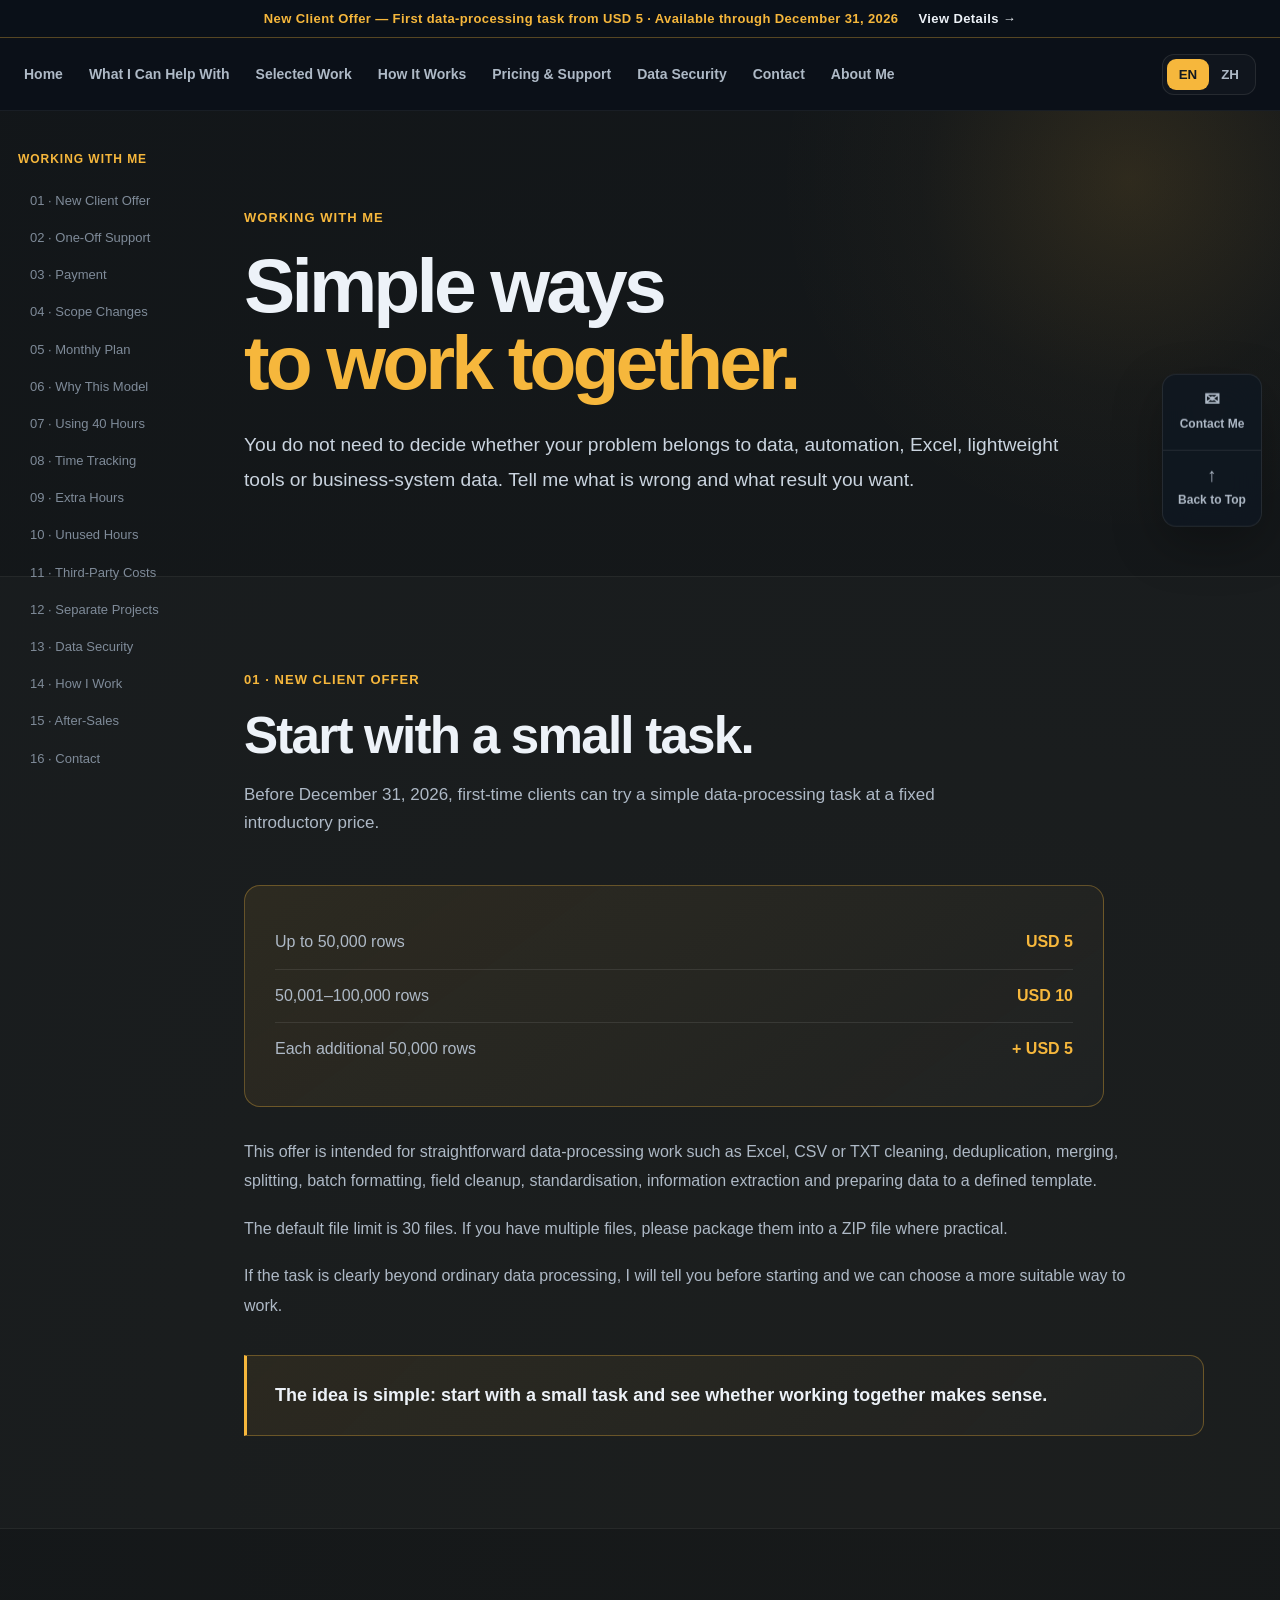
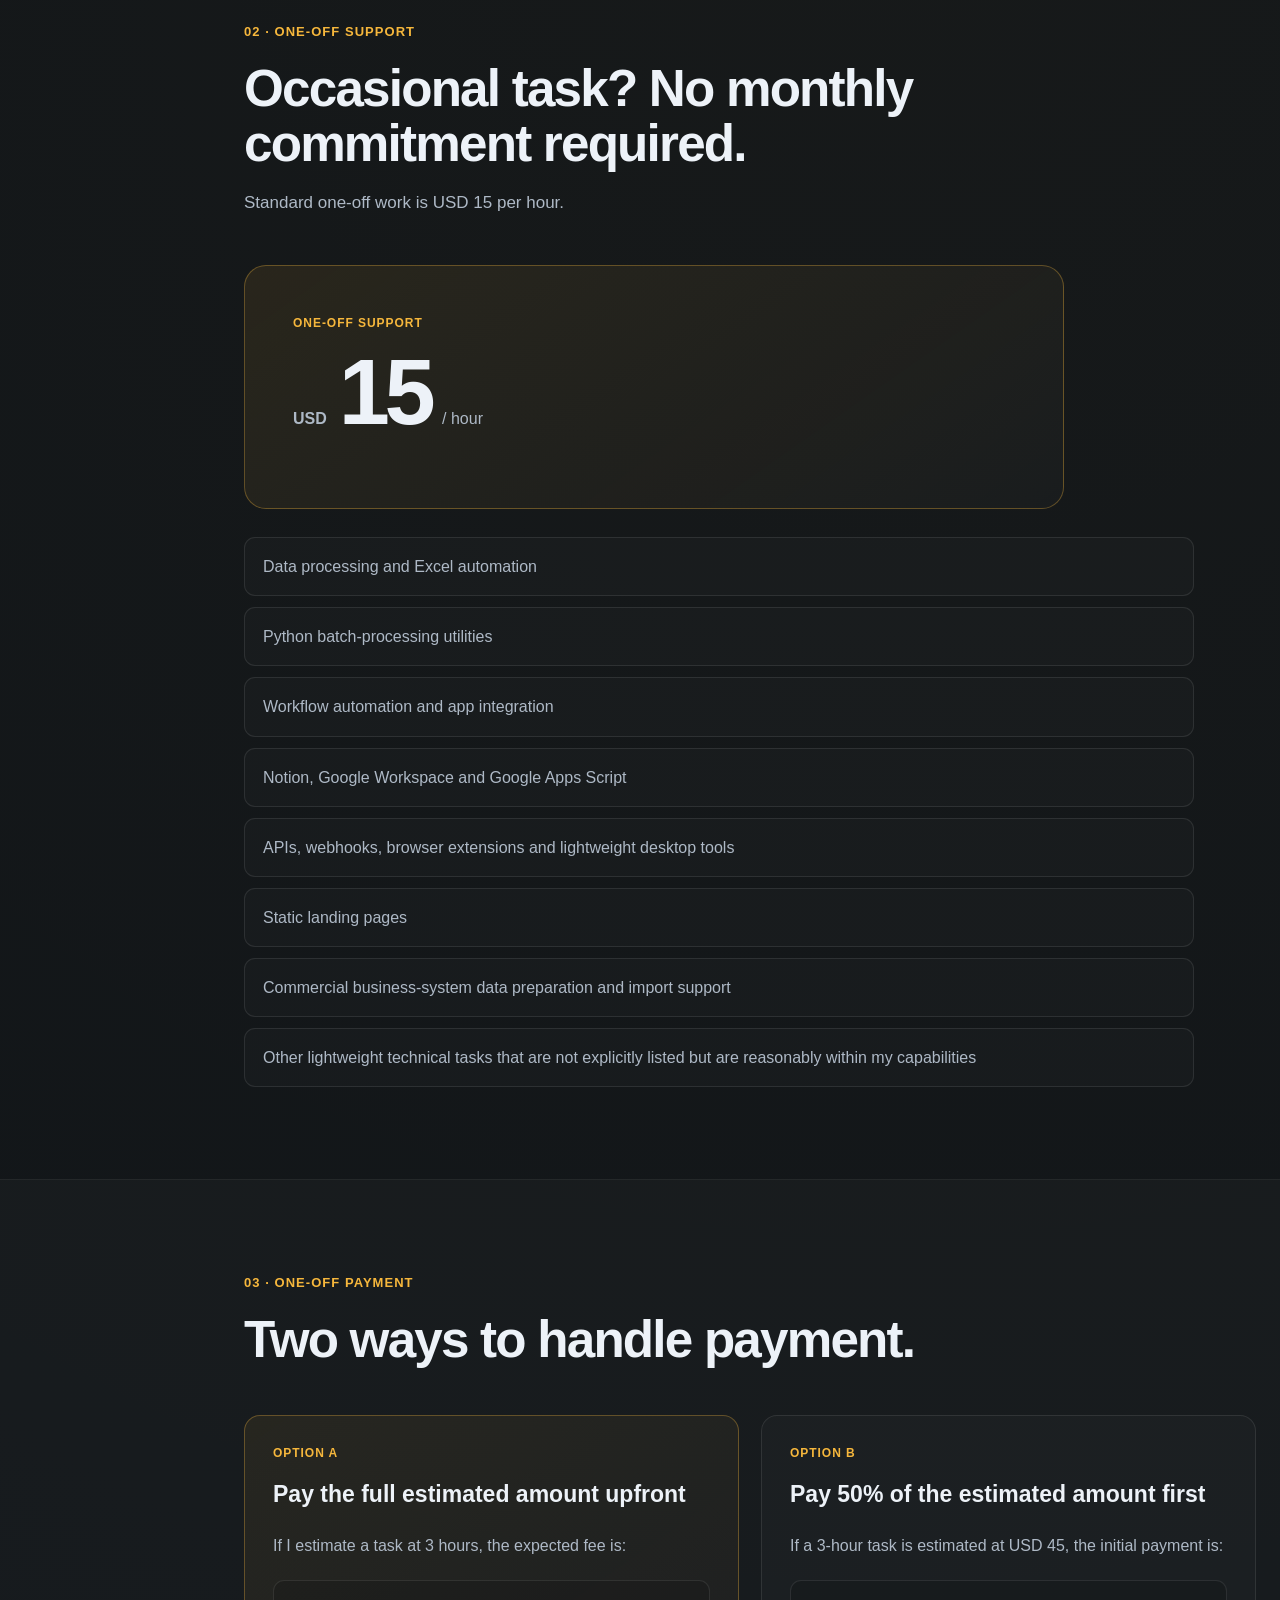
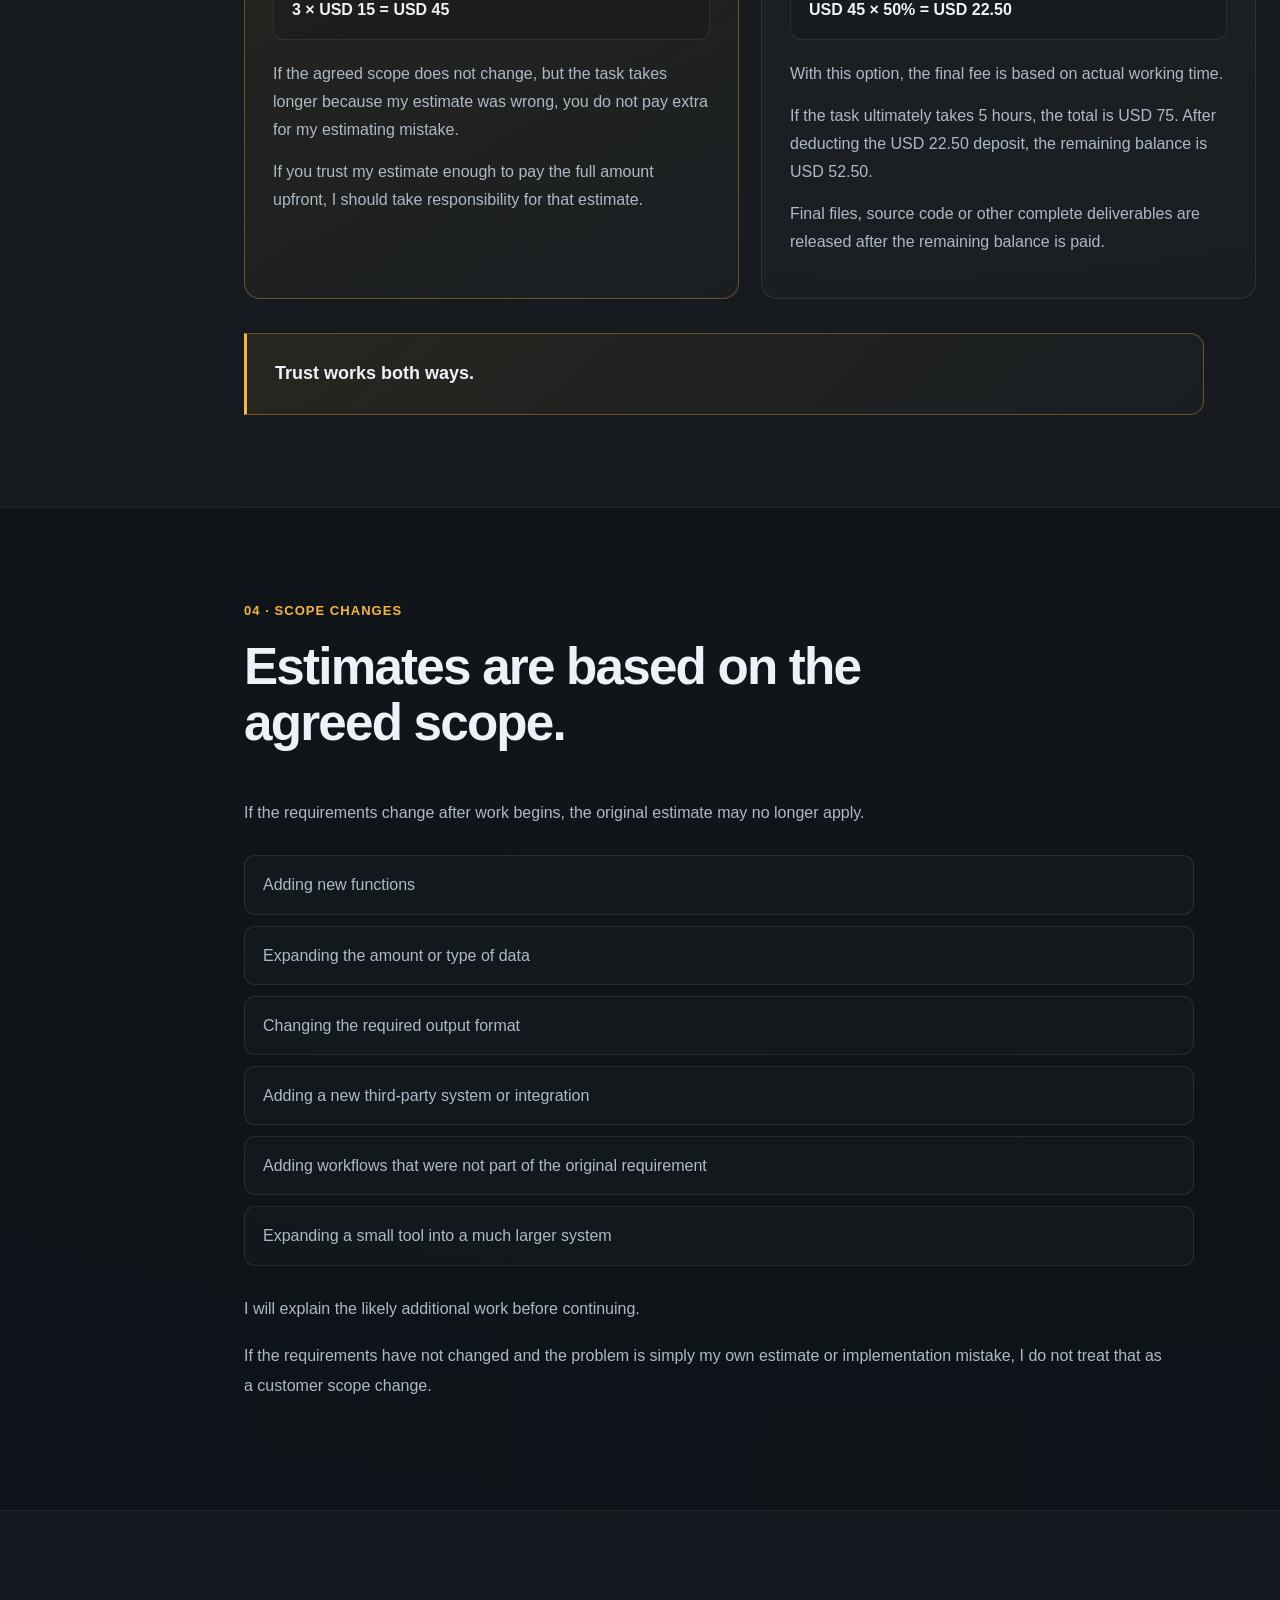
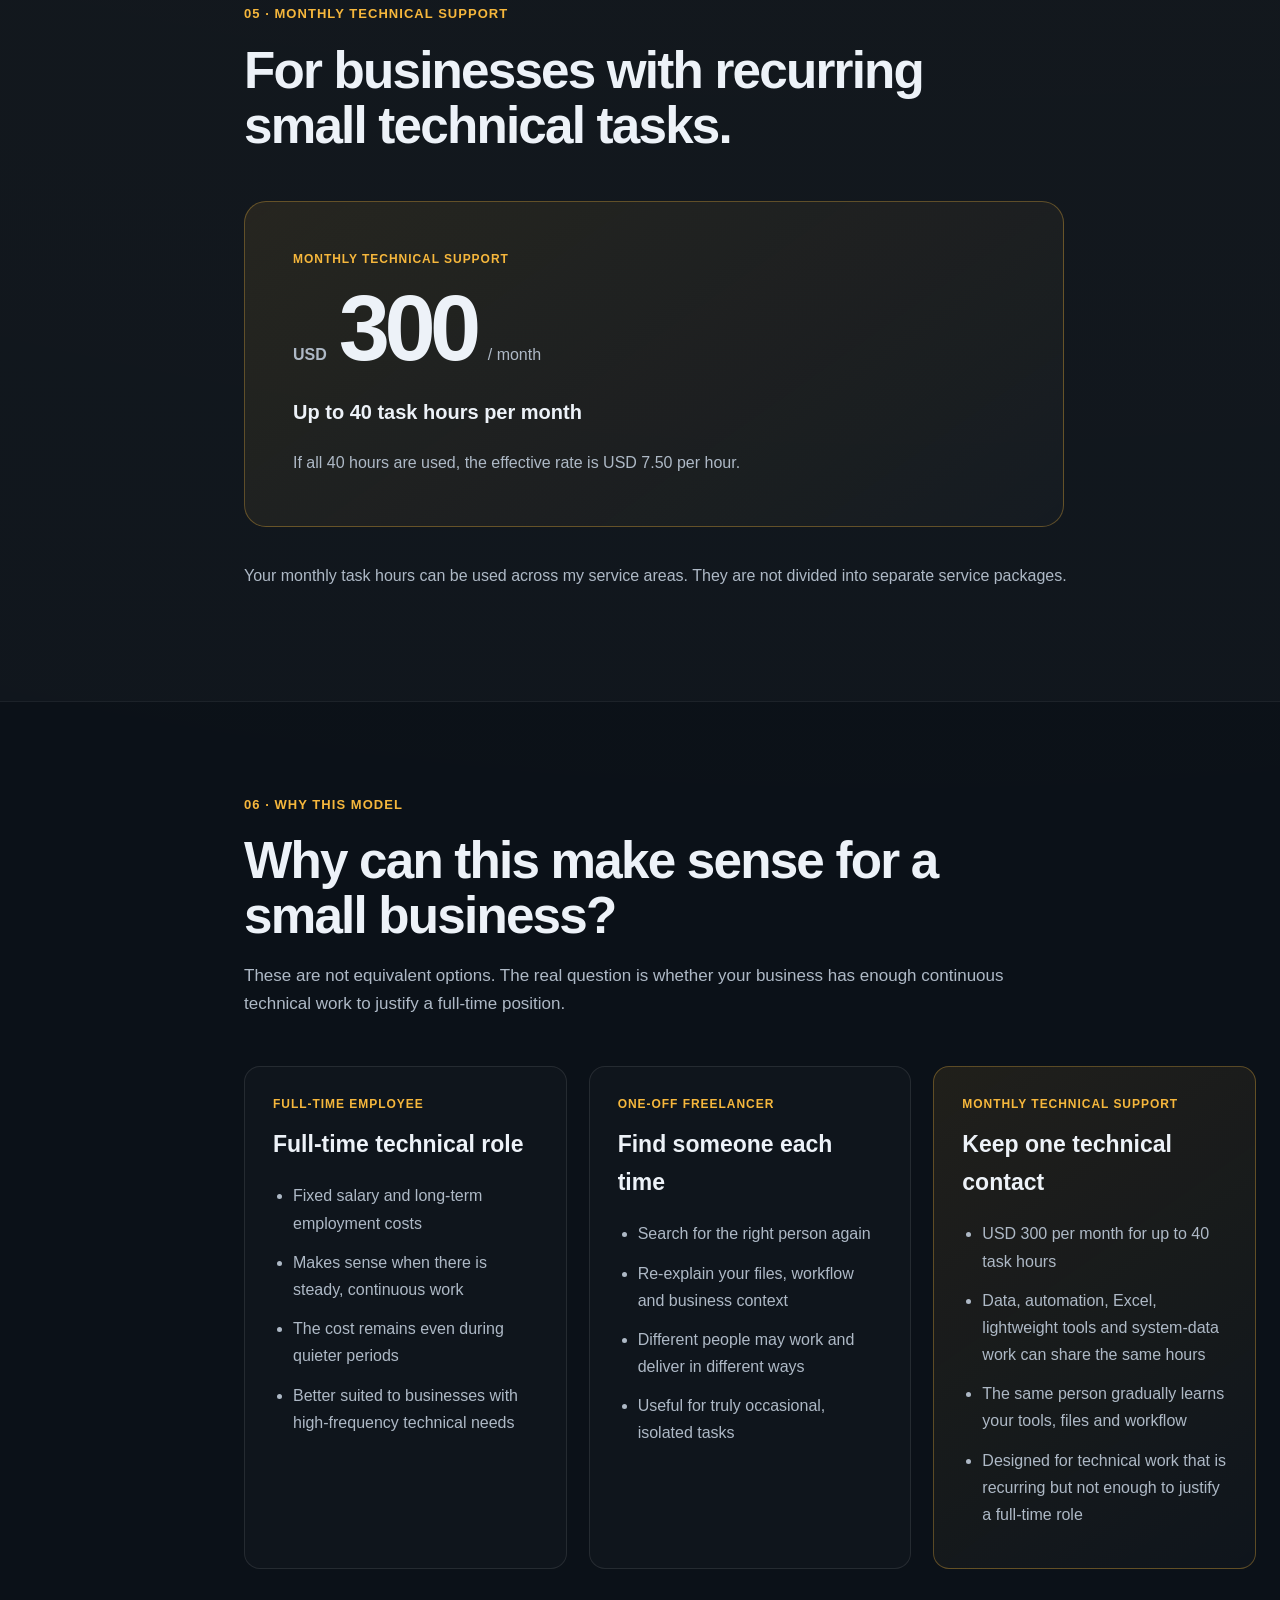
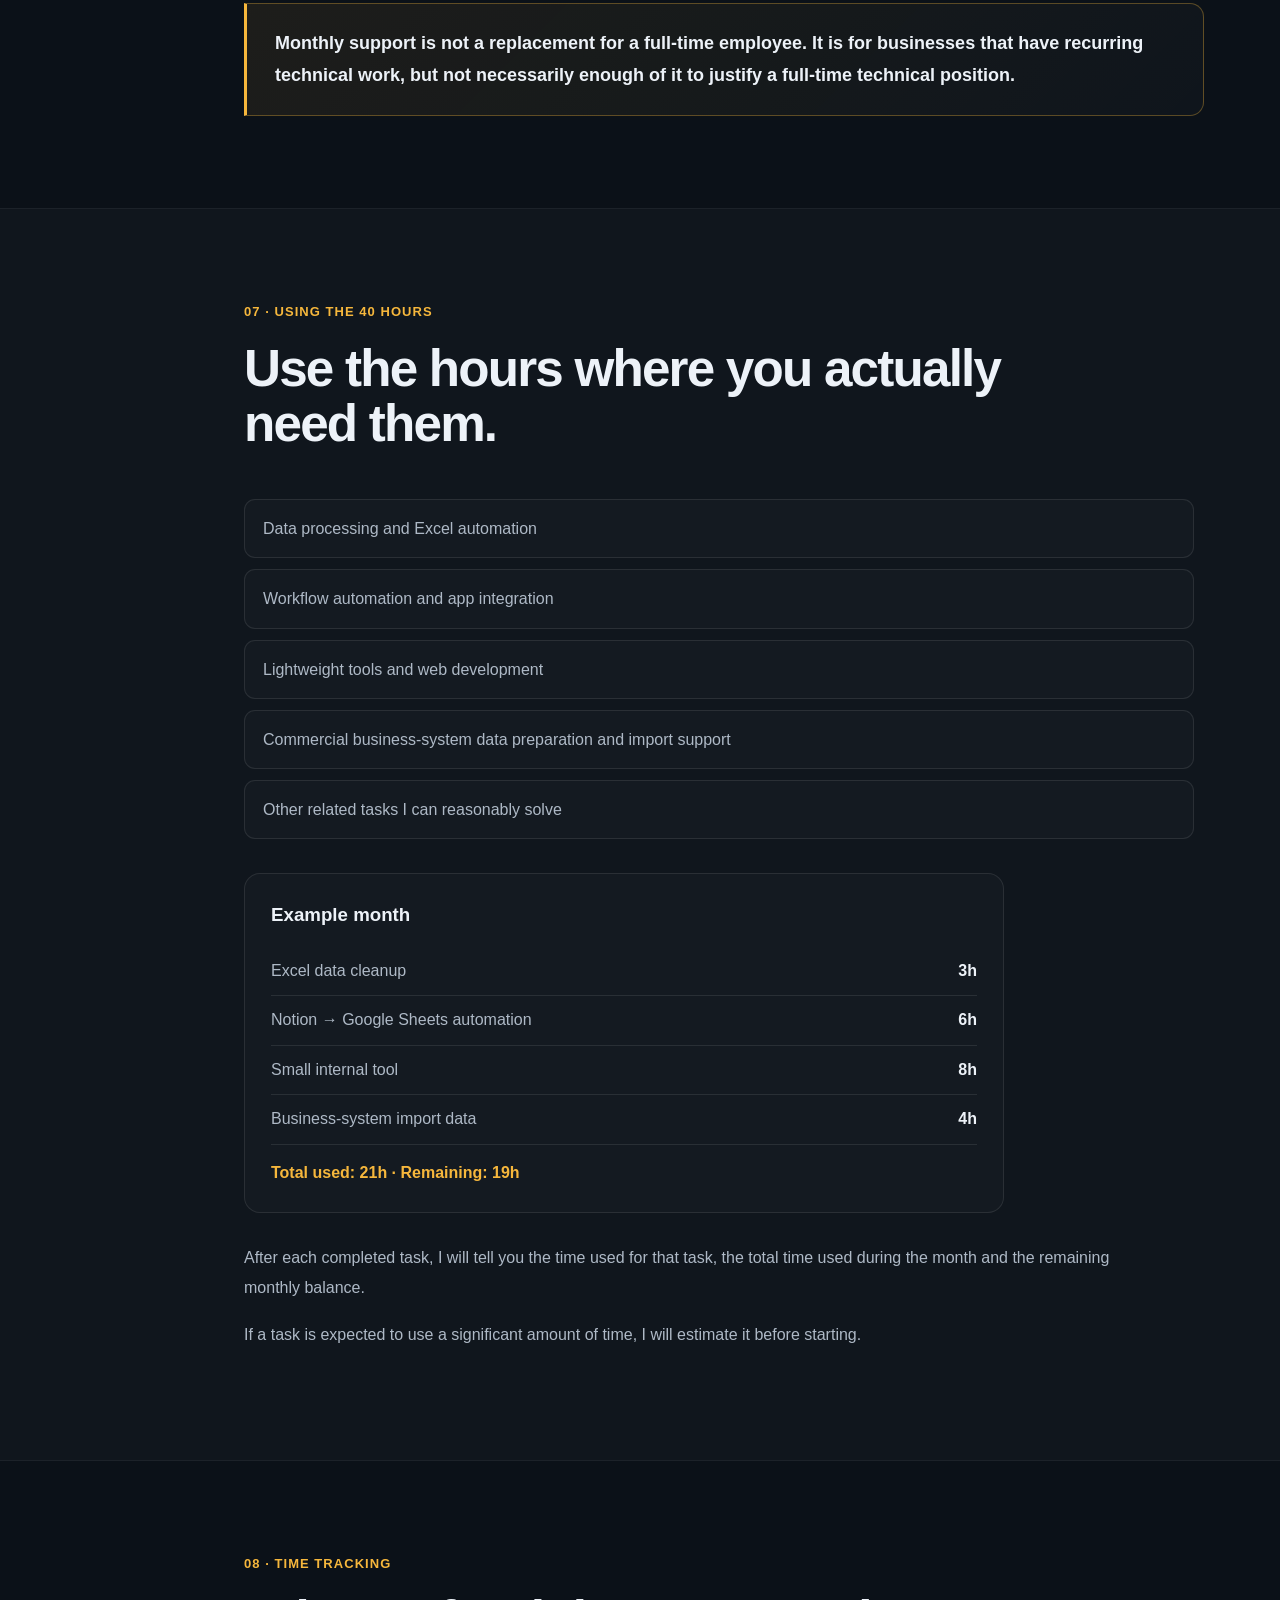
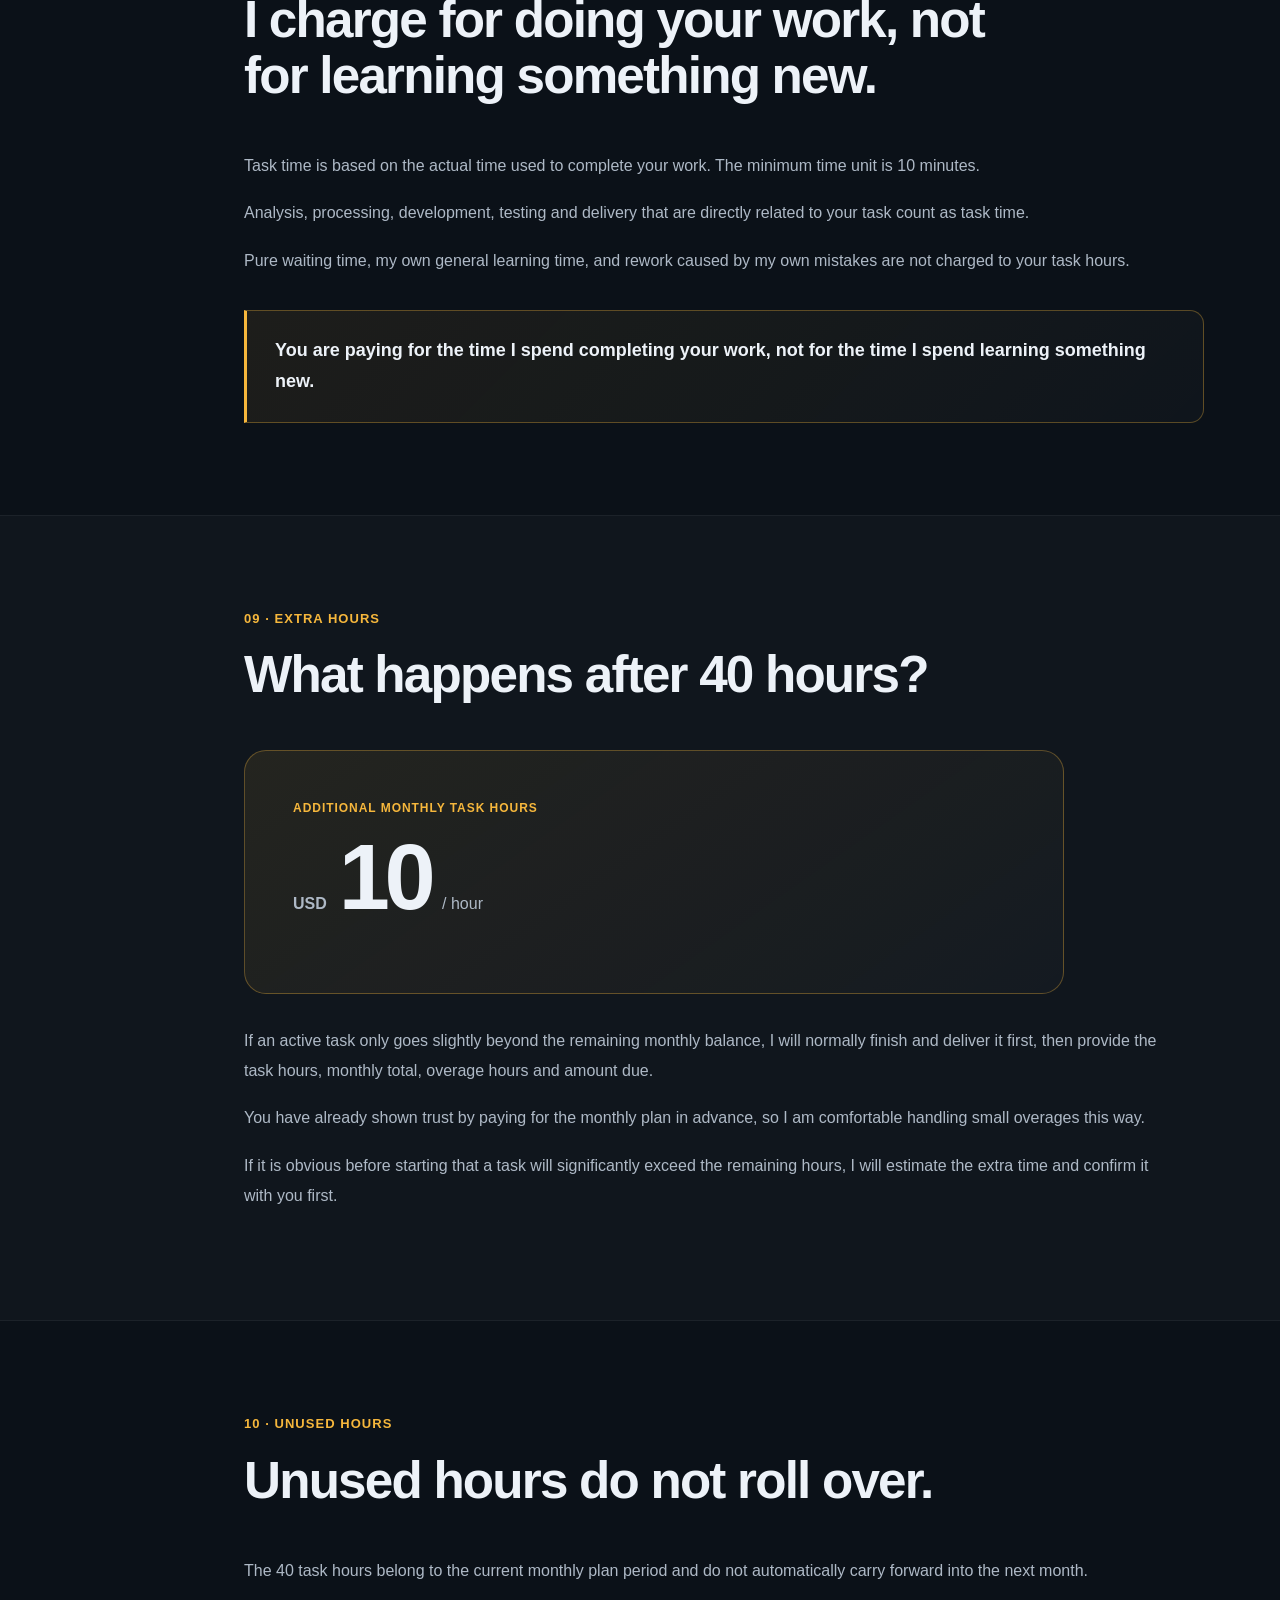
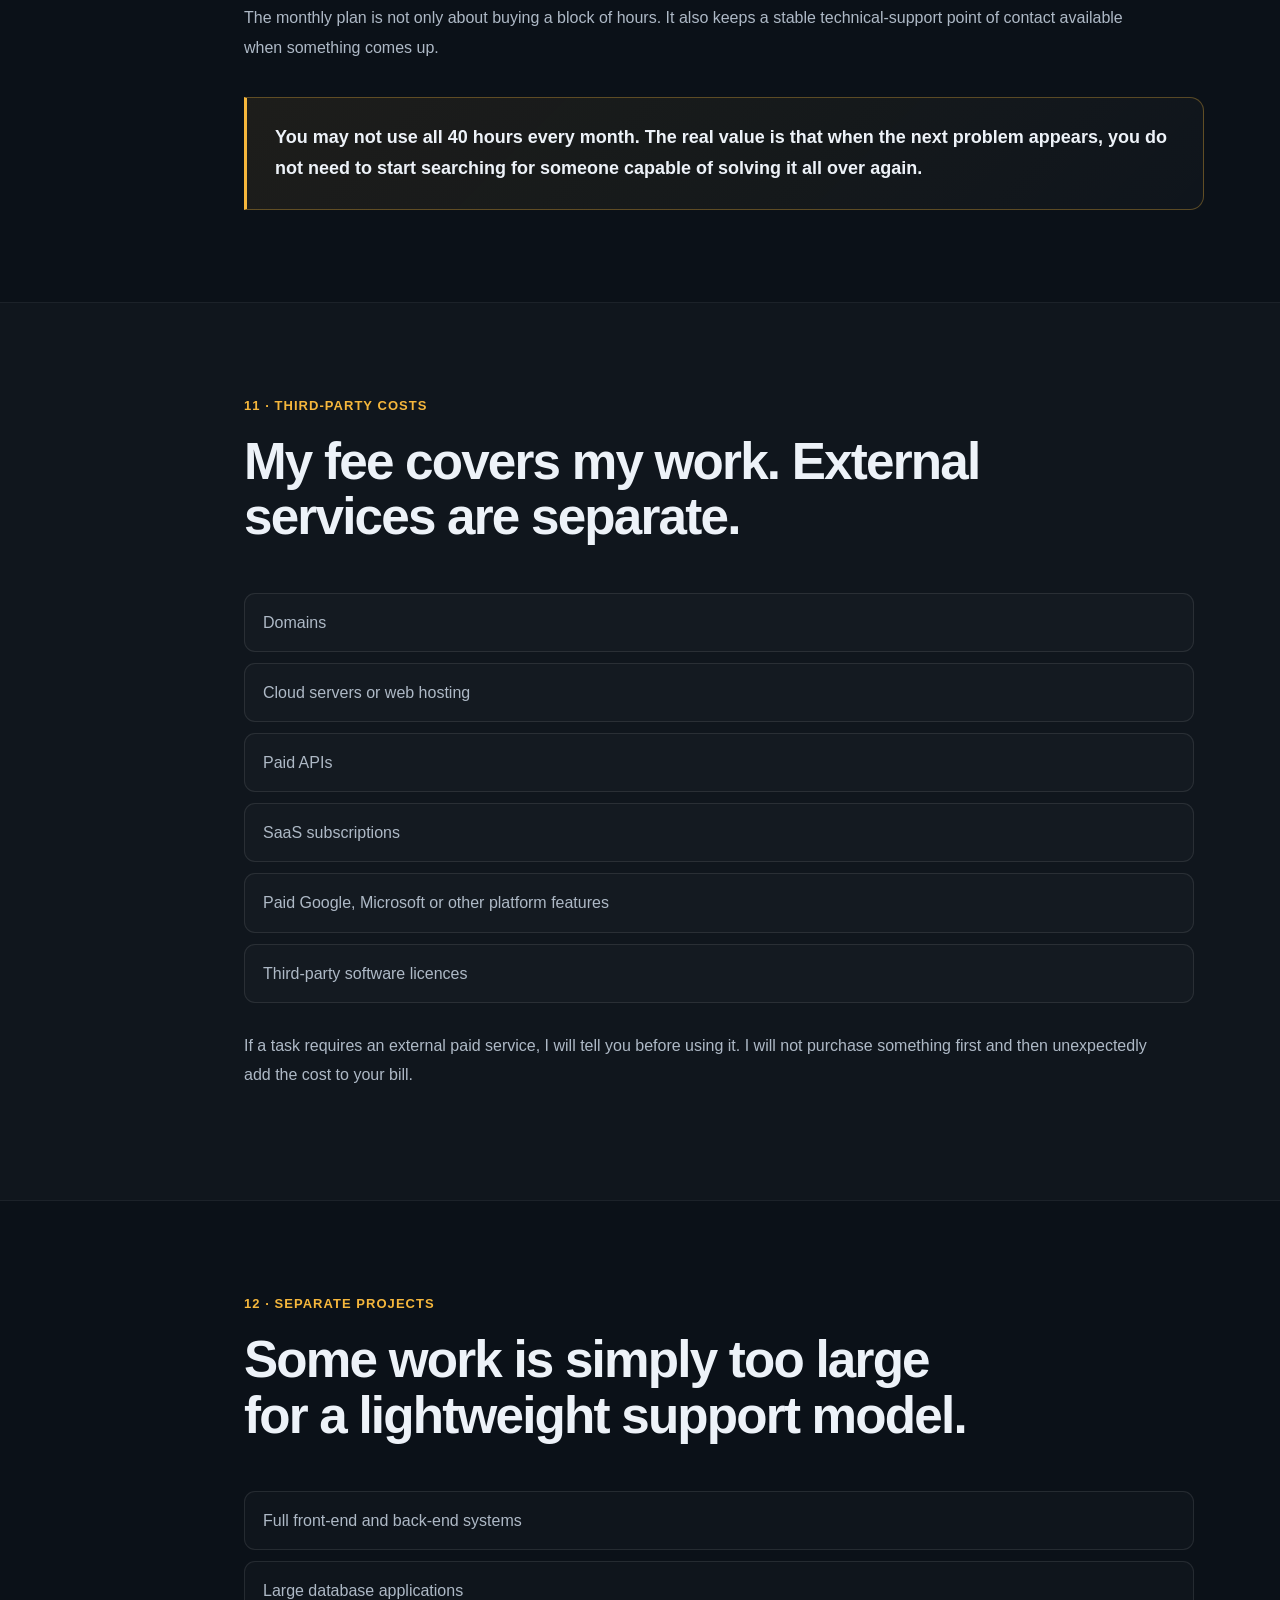
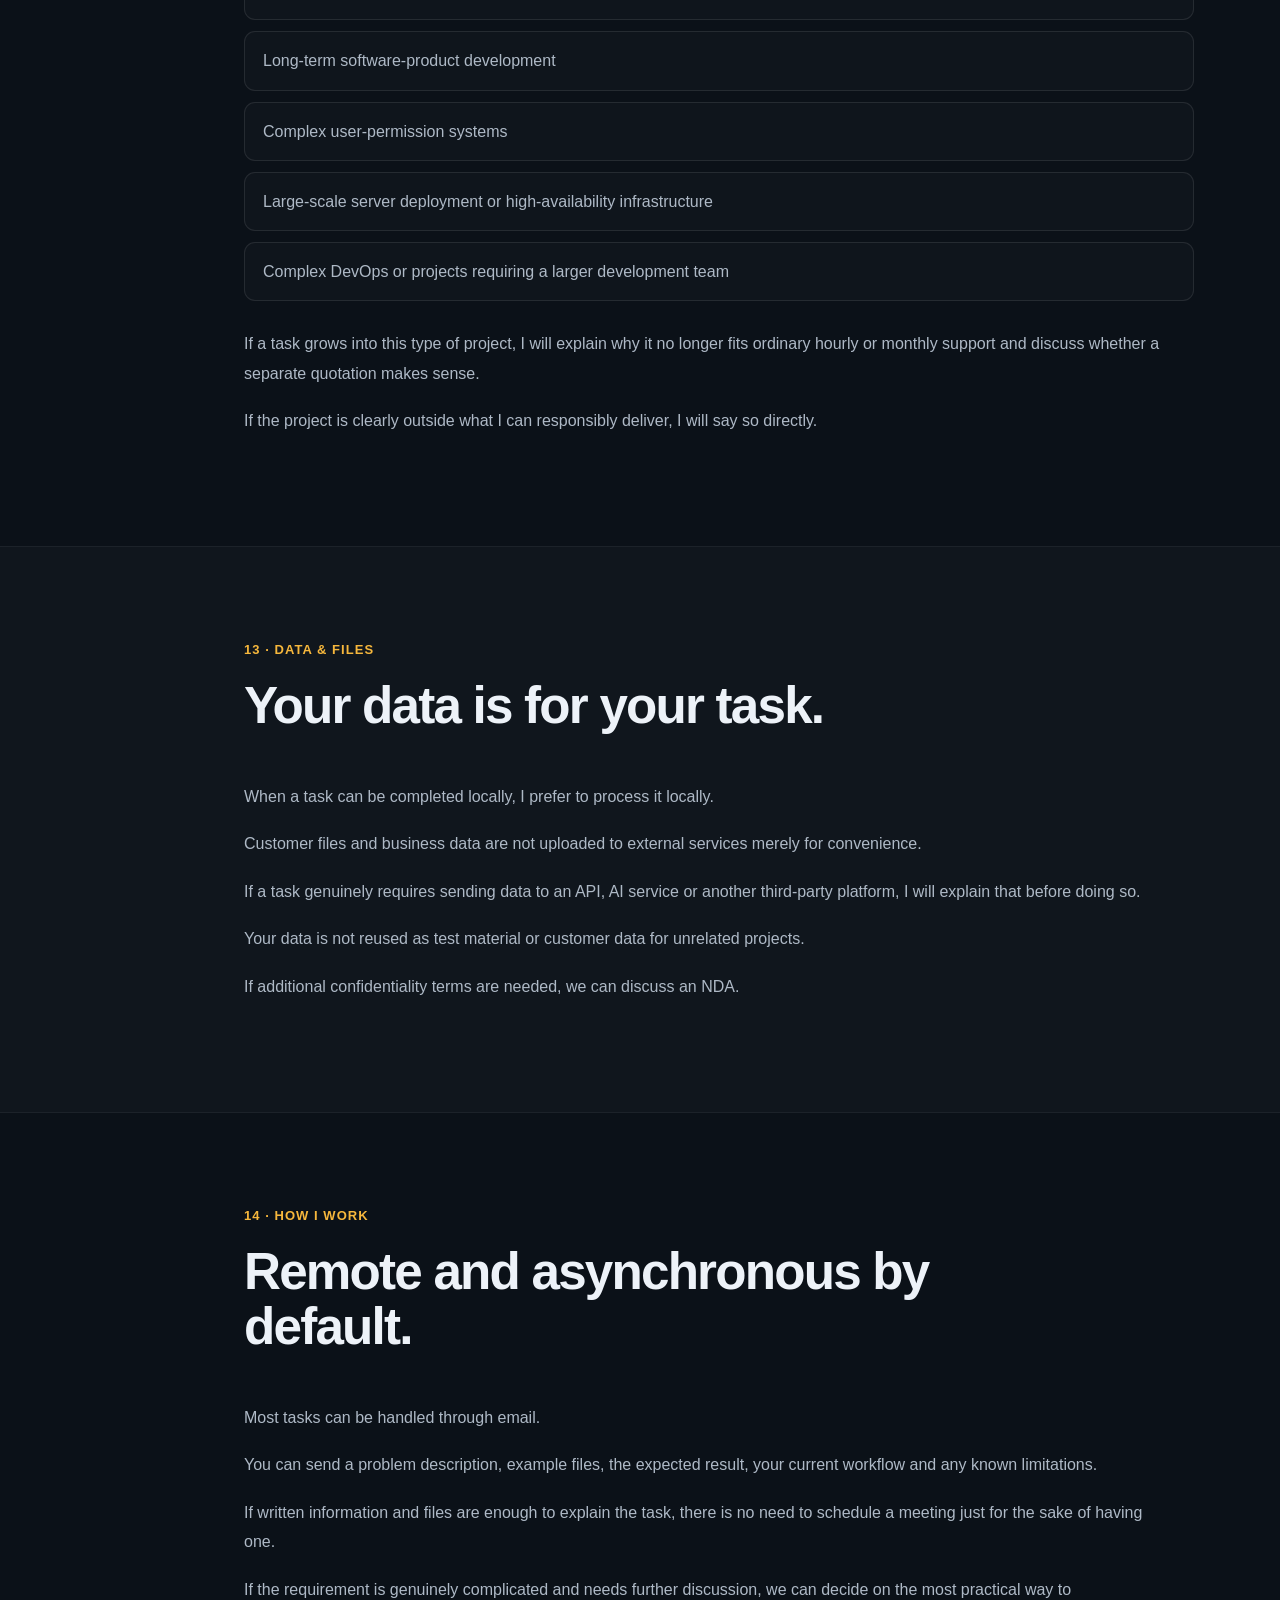
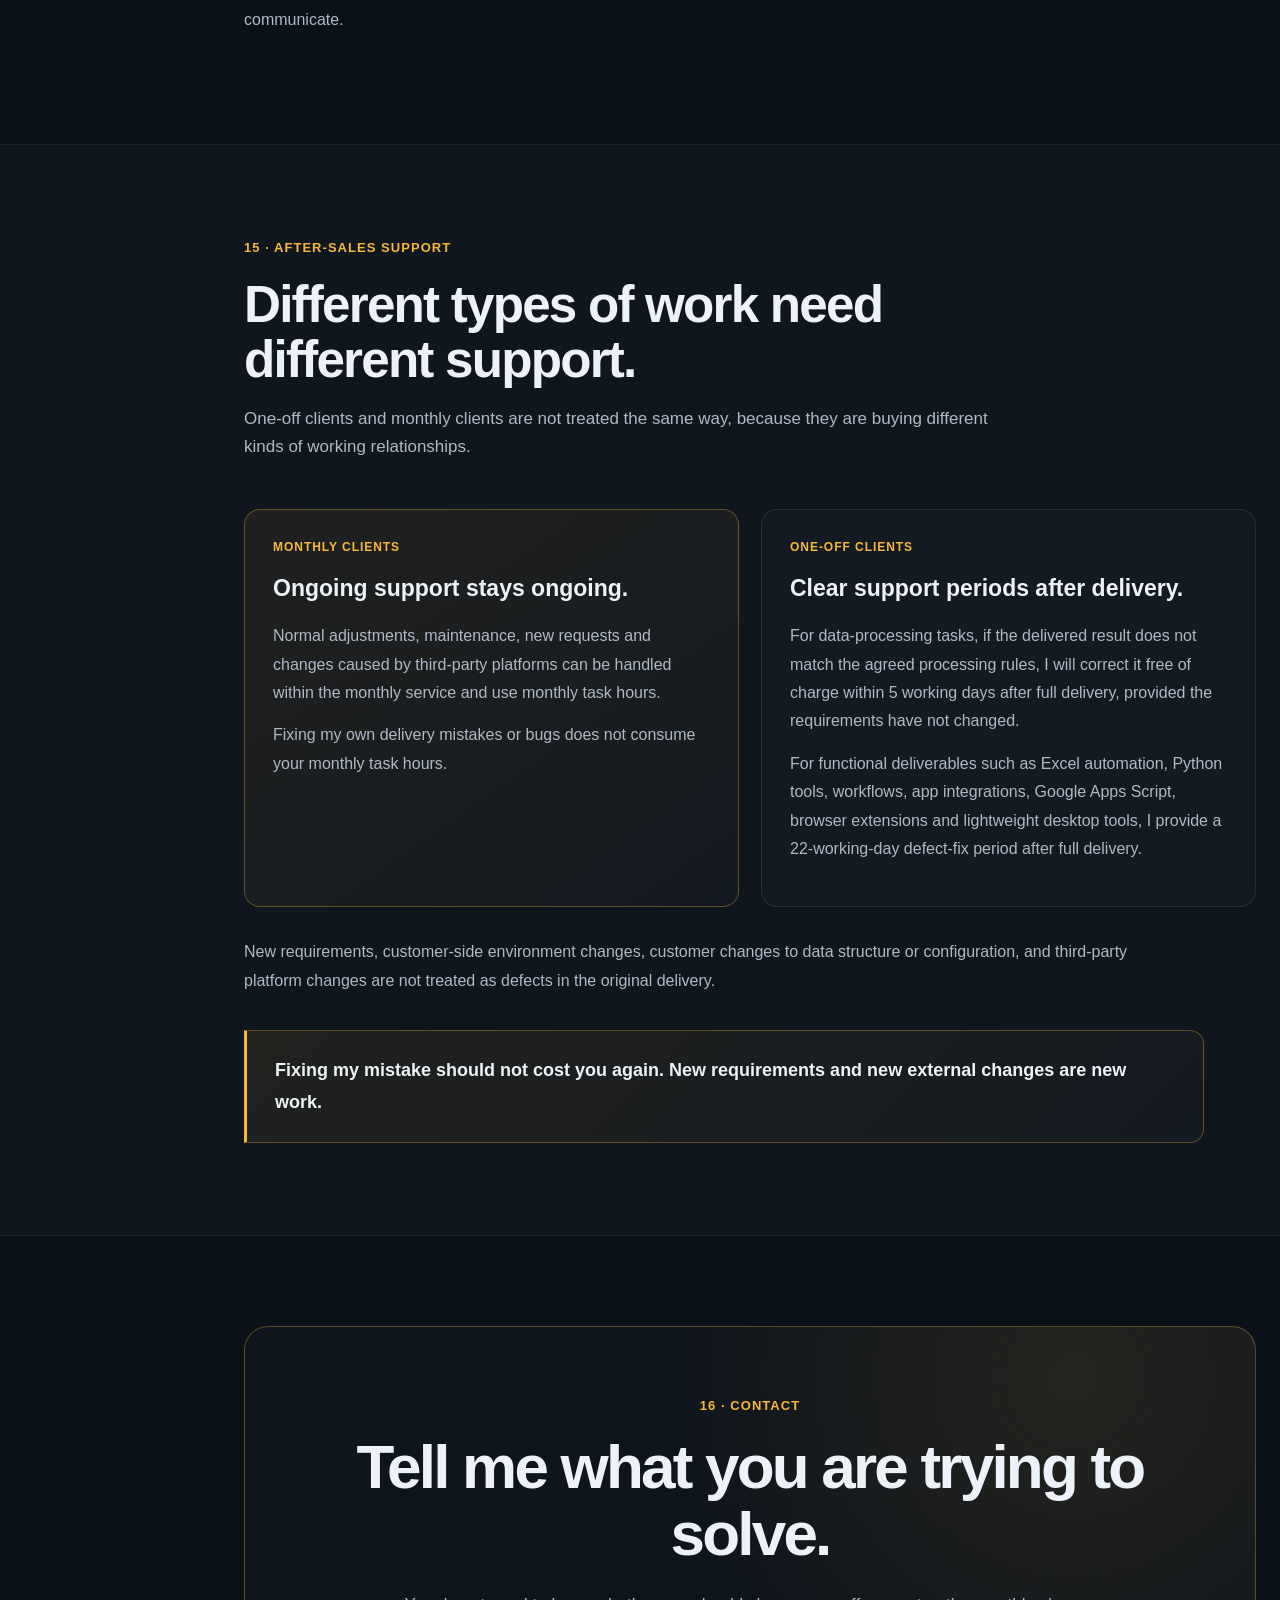
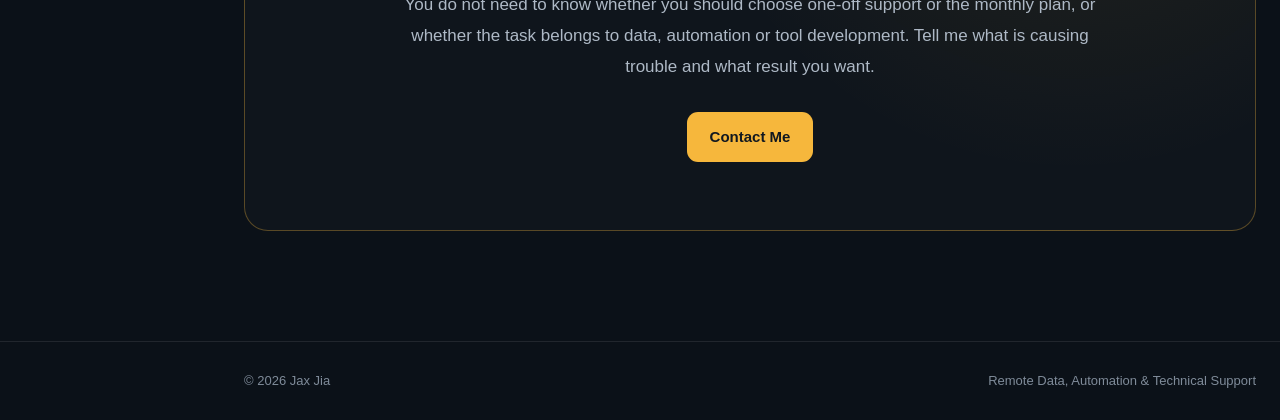
<file: working-with-me/index.html>
<!DOCTYPE html>
<html lang="en">

<head>
  <meta charset="UTF-8" />

  <meta
    name="viewport"
    content="width=device-width, initial-scale=1.0"
  />

  <meta
    name="description"
    content="Working with Jax Jia — one-off technical support, monthly support, pricing, payment, time tracking, after-sales support and project rules."
  />

  <title>Working With Me | Jax Jia</title>

  <link rel="stylesheet" href="../styles.css" />

  <style>
    /* =========================================================
       WORKING WITH ME PAGE ONLY
    ========================================================= */

    .workwith-hero {
      position: relative;
      padding: 96px 0 78px;
      overflow: hidden;
    }

    .workwith-hero-glow {
      position: absolute;
      width: 700px;
      height: 700px;
      top: -280px;
      right: -200px;
      border-radius: 50%;
      background:
        radial-gradient(
          circle,
          rgba(246, 183, 60, 0.12),
          rgba(246, 183, 60, 0.025) 42%,
          transparent 72%
        );
      pointer-events: none;
    }

    .workwith-hero-content {
      position: relative;
      z-index: 1;
      max-width: 980px;
    }

    .workwith-hero-title {
      margin: 0 0 28px;
      font-size: clamp(50px, 6vw, 82px);
      line-height: 1;
      letter-spacing: -0.05em;
      font-weight: 850;
    }

    .workwith-hero-title .accent {
      color: var(--accent);
    }

    .workwith-hero-lead {
      max-width: 830px;
      margin: 0;
      color: #cad4df;
      font-size: clamp(17px, 1.5vw, 21px);
      line-height: 1.8;
    }

    /* Mobile / small-screen index.
       Desktop uses the left fixed navigation from styles.css. */
    .workwith-index {
      display: none;
      padding: 24px 0 38px;
      border-top: 1px solid rgba(255, 255, 255, 0.05);
      border-bottom: 1px solid rgba(255, 255, 255, 0.05);
      background: rgba(255, 255, 255, 0.012);
    }

    .workwith-index-inner {
      display: flex;
      gap: 10px;
      overflow-x: auto;
      padding-bottom: 6px;
      scrollbar-width: thin;
    }

    .workwith-index a {
      flex: 0 0 auto;
      padding: 9px 14px;
      border: 1px solid var(--border);
      border-radius: 999px;
      background: rgba(255, 255, 255, 0.02);
      color: var(--text-soft);
      font-size: 13px;
      font-weight: 700;
      white-space: nowrap;
      transition:
        color 0.2s ease,
        border-color 0.2s ease,
        background 0.2s ease;
    }

    .workwith-index a:hover {
      color: var(--accent);
      border-color: var(--accent-border);
      background: var(--accent-soft);
    }

    .workwith-section {
      padding: 92px 0;
    }

    .workwith-section-soft {
      background: rgba(255, 255, 255, 0.018);
      border-top: 1px solid rgba(255, 255, 255, 0.05);
      border-bottom: 1px solid rgba(255, 255, 255, 0.05);
    }

    .workwith-copy {
      max-width: 920px;
    }

    .workwith-copy p {
      margin: 0 0 18px;
      color: var(--text-soft);
      font-size: 16px;
      line-height: 1.85;
    }

    .workwith-copy .workwith-lead {
      color: var(--text);
      font-size: 19px;
      line-height: 1.8;
    }

    .workwith-copy .workwith-highlight {
      color: var(--accent);
      font-weight: 800;
    }

    .workwith-callout {
      max-width: 960px;
      margin-top: 34px;
      padding: 24px 28px;
      border: 1px solid var(--accent-border);
      border-left: 3px solid var(--accent);
      border-radius: 0 14px 14px 0;
      background:
        linear-gradient(
          135deg,
          rgba(246, 183, 60, 0.08),
          rgba(255, 255, 255, 0.018)
        );
      color: var(--text);
      font-size: 18px;
      font-weight: 750;
      line-height: 1.75;
    }

    .workwith-offer-card {
      max-width: 860px;
      margin-top: 34px;
      padding: 30px;
      border: 1px solid var(--accent-border);
      border-radius: var(--radius);
      background:
        linear-gradient(
          145deg,
          rgba(246, 183, 60, 0.09),
          rgba(255, 255, 255, 0.018)
        );
    }

    .workwith-offer-row {
      display: flex;
      justify-content: space-between;
      gap: 26px;
      padding: 13px 0;
      border-bottom: 1px solid var(--border);
    }

    .workwith-offer-row:last-child {
      border-bottom: 0;
    }

    .workwith-offer-row span {
      color: var(--text-soft);
    }

    .workwith-offer-row strong {
      color: var(--accent);
      white-space: nowrap;
    }

    .workwith-list {
      display: grid;
      gap: 11px;
      max-width: 950px;
      margin-top: 28px;
    }

    .workwith-list-item {
      padding: 15px 18px;
      border: 1px solid var(--border);
      border-radius: 11px;
      background: rgba(255, 255, 255, 0.018);
      color: var(--text-soft);
      line-height: 1.7;
    }

    .workwith-payment-grid {
      display: grid;
      grid-template-columns: repeat(2, minmax(0, 1fr));
      gap: 22px;
      margin-top: 36px;
    }

    .workwith-payment-card {
      padding: 28px;
      border: 1px solid var(--border);
      border-radius: var(--radius);
      background: rgba(255, 255, 255, 0.018);
    }

    .workwith-payment-card-featured {
      border-color: var(--accent-border);
      background:
        linear-gradient(
          145deg,
          rgba(246, 183, 60, 0.07),
          rgba(255, 255, 255, 0.018)
        );
    }

    .workwith-card-label,
    .workwith-comparison-label,
    .workwith-plan-label {
      margin-bottom: 12px;
      color: var(--accent);
      font-size: 12px;
      font-weight: 800;
      letter-spacing: 0.08em;
      text-transform: uppercase;
    }

    .workwith-payment-card h3,
    .workwith-comparison-card h3 {
      margin: 0 0 18px;
      font-size: 23px;
    }

    .workwith-payment-card p {
      margin: 0 0 14px;
      color: var(--text-soft);
      line-height: 1.75;
    }

    .workwith-equation {
      margin: 20px 0;
      padding: 16px 18px;
      border: 1px solid var(--border);
      border-radius: 11px;
      background: rgba(0, 0, 0, 0.12);
      color: var(--text);
      font-weight: 800;
    }

    .workwith-plan-card {
      max-width: 820px;
      margin-top: 36px;
      padding: clamp(30px, 5vw, 48px);
      border: 1px solid var(--accent-border);
      border-radius: 22px;
      background:
        linear-gradient(
          145deg,
          rgba(246, 183, 60, 0.09),
          rgba(255, 255, 255, 0.018)
        );
    }

    .workwith-price {
      display: flex;
      align-items: baseline;
      flex-wrap: wrap;
      gap: 12px;
      margin: 12px 0 22px;
    }

    .workwith-price-currency {
      color: var(--text-soft);
      font-weight: 700;
    }

    .workwith-price-number {
      font-size: clamp(62px, 8vw, 92px);
      line-height: 1;
      font-weight: 850;
      letter-spacing: -0.06em;
    }

    .workwith-price-period {
      color: var(--text-soft);
    }

    .workwith-plan-hours {
      margin-top: 12px;
      color: var(--text);
      font-size: 20px;
      font-weight: 800;
    }

    .workwith-comparison-grid {
      display: grid;
      grid-template-columns: repeat(3, minmax(0, 1fr));
      gap: 22px;
      margin-top: 38px;
    }

    .workwith-comparison-card {
      padding: 28px;
      border: 1px solid var(--border);
      border-radius: var(--radius);
      background: rgba(255, 255, 255, 0.018);
    }

    .workwith-comparison-card-featured {
      border-color: var(--accent-border);
      background:
        linear-gradient(
          145deg,
          rgba(246, 183, 60, 0.09),
          rgba(255, 255, 255, 0.02)
        );
    }

    .workwith-comparison-card ul {
      margin: 0;
      padding-left: 20px;
      color: var(--text-soft);
    }

    .workwith-comparison-card li {
      margin-bottom: 12px;
      line-height: 1.7;
    }

    .workwith-example {
      max-width: 760px;
      margin-top: 34px;
      padding: 26px;
      border: 1px solid var(--border);
      border-radius: var(--radius);
      background: rgba(255, 255, 255, 0.018);
    }

    .workwith-example h3 {
      margin: 0 0 16px;
    }

    .workwith-example-row {
      display: flex;
      justify-content: space-between;
      gap: 24px;
      padding: 11px 0;
      border-bottom: 1px solid var(--border);
      color: var(--text-soft);
    }

    .workwith-example-row strong {
      color: var(--text);
      white-space: nowrap;
    }

    .workwith-example-total {
      margin-top: 15px;
      color: var(--accent);
      font-weight: 800;
    }

    .workwith-support-grid {
      display: grid;
      grid-template-columns: repeat(2, minmax(0, 1fr));
      gap: 22px;
      margin-top: 34px;
    }

    .workwith-support-card {
      padding: 28px;
      border: 1px solid var(--border);
      border-radius: var(--radius);
      background: rgba(255, 255, 255, 0.018);
    }

    .workwith-support-card-featured {
      border-color: var(--accent-border);
      background:
        linear-gradient(
          145deg,
          rgba(246, 183, 60, 0.07),
          rgba(255, 255, 255, 0.018)
        );
    }

    .workwith-support-card h3 {
      margin: 0 0 14px;
      font-size: 23px;
    }

    .workwith-support-card p {
      margin: 0 0 14px;
      color: var(--text-soft);
      line-height: 1.78;
    }

    .workwith-contact {
      padding: 90px 0 110px;
    }

    .workwith-contact-box {
      padding: clamp(36px, 6vw, 68px);
      border: 1px solid var(--accent-border);
      border-radius: 24px;
      background:
        radial-gradient(
          circle at 82% 10%,
          rgba(246, 183, 60, 0.09),
          transparent 42%
        ),
        rgba(255, 255, 255, 0.018);
      text-align: center;
    }

    .workwith-contact-box h2 {
      max-width: 820px;
      margin: 0 auto;
      font-size: clamp(38px, 5vw, 62px);
      line-height: 1.08;
      letter-spacing: -0.045em;
    }

    .workwith-contact-box p {
      max-width: 720px;
      margin: 22px auto 30px;
      color: var(--text-soft);
      font-size: 17px;
      line-height: 1.8;
    }

    @media (max-width: 1180px) {
      .workwith-index {
        display: block;
      }
    }

    @media (max-width: 900px) {
      .workwith-payment-grid,
      .workwith-comparison-grid,
      .workwith-support-grid {
        grid-template-columns: 1fr;
      }
    }

    @media (max-width: 760px) {
      .workwith-hero {
        padding: 72px 0 66px;
      }

      .workwith-section {
        padding: 72px 0;
      }

      .workwith-offer-row,
      .workwith-example-row {
        align-items: flex-start;
      }
    }
  </style>
</head>

<body class="has-side-nav">

  <div id="top"></div>

  <!-- =========================================================
       NEW CLIENT OFFER
  ========================================================== -->

  <div class="offer-bar">
    <a href="#offer" class="offer-link">
      <div class="offer-track">
        <span data-i18n="offerBanner">
          New Client Offer — First data-processing task from USD 5 · Available through December 31, 2026
        </span>

        <span class="offer-details" data-i18n="offerDetails">
          View Details →
        </span>
      </div>
    </a>
  </div>

  <!-- =========================================================
       NAVIGATION
  ========================================================== -->

  <header class="site-header">
    <div class="nav-container">

      <nav class="main-nav">
        <a href="../index.html#home" data-i18n="navHome">Home</a>
        <a href="../index.html#services" data-i18n="navServices">What I Can Help With</a>
        <a href="../index.html#work" data-i18n="navWork">Selected Work</a>
        <a href="../index.html#pricing" data-i18n="navPricing">How It Works</a>
        <a href="../working-with-me/index.html" data-i18n="navPricingSupport">Pricing & Support</a>
        <a href="../index.html#security" data-i18n="navSecurity">Data Security</a>
        <a href="mailto:jax.xiangjie.jia@gmail.com" data-i18n="navContact">Contact</a>
        <a href="../about-me/index.html" data-i18n="navAbout">About Me</a>
      </nav>

      <div class="language-switch">
        <button class="lang-button active" type="button" data-lang="en">EN</button>
        <button class="lang-button" type="button" data-lang="zh">ZH</button>
      </div>

    </div>
  </header>

  <!-- =========================================================
       LEFT PAGE NAVIGATION
  ========================================================== -->

  <aside class="page-side-nav">
    <div class="page-side-nav-title" data-i18n="sideNavTitle">
      Working With Me
    </div>

    <nav class="page-side-nav-links">
      <a href="#offer" data-i18n="sideOffer">01 · New Client Offer</a>
      <a href="#one-off" data-i18n="sideOneOff">02 · One-Off Support</a>
      <a href="#one-off-payment" data-i18n="sidePayment">03 · Payment</a>
      <a href="#scope-change" data-i18n="sideScope">04 · Scope Changes</a>
      <a href="#monthly-plan" data-i18n="sideMonthly">05 · Monthly Plan</a>
      <a href="#value-comparison" data-i18n="sideComparison">06 · Why This Model</a>
      <a href="#monthly-hours" data-i18n="sideHours">07 · Using 40 Hours</a>
      <a href="#time-tracking" data-i18n="sideTracking">08 · Time Tracking</a>
      <a href="#extra-hours" data-i18n="sideExtra">09 · Extra Hours</a>
      <a href="#unused-hours" data-i18n="sideUnused">10 · Unused Hours</a>
      <a href="#third-party-costs" data-i18n="sideCosts">11 · Third-Party Costs</a>
      <a href="#separate-projects" data-i18n="sideProjects">12 · Separate Projects</a>
      <a href="#security" data-i18n="sideSecurity">13 · Data Security</a>
      <a href="#working-style" data-i18n="sideStyle">14 · How I Work</a>
      <a href="#after-sales" data-i18n="sideAfterSales">15 · After-Sales</a>
      <a href="#contact" data-i18n="sideContact">16 · Contact</a>
    </nav>
  </aside>

  <!-- =========================================================
       RIGHT QUICK ACTIONS
  ========================================================== -->

  <div class="quick-actions">
    <a class="quick-action" href="mailto:jax.xiangjie.jia@gmail.com">
      <span class="quick-action-icon">✉</span>
      <span data-i18n="quickContact">Contact Me</span>
    </a>

    <a class="quick-action" href="#top">
      <span class="quick-action-icon">↑</span>
      <span data-i18n="quickTop">Back to Top</span>
    </a>
  </div>

  <main>

    <!-- =========================================================
         HERO
    ========================================================== -->

    <section class="workwith-hero">
      <div class="workwith-hero-glow"></div>

      <div class="container">
        <div class="workwith-hero-content">

          <div class="eyebrow" data-i18n="heroEyebrow">
            Working With Me
          </div>

          <h1 class="workwith-hero-title">
            <span data-i18n="heroTitle1">Simple ways</span>
            <br />
            <span class="accent" data-i18n="heroTitle2">to work together.</span>
          </h1>

          <p class="workwith-hero-lead" data-i18n="heroLead">
            You do not need to decide whether your problem belongs to data, automation, Excel, lightweight tools or business-system data. Tell me what is wrong and what result you want.
          </p>

        </div>
      </div>
    </section>

    <!-- =========================================================
         MOBILE / SMALL-SCREEN INDEX
    ========================================================== -->

    <nav class="workwith-index">
      <div class="container workwith-index-inner">
        <a href="#offer" data-i18n="indexOffer">New Client Offer</a>
        <a href="#one-off" data-i18n="indexOneOff">One-Off Support</a>
        <a href="#one-off-payment" data-i18n="indexPayment">Payment</a>
        <a href="#scope-change" data-i18n="indexScope">Scope Changes</a>
        <a href="#monthly-plan" data-i18n="indexMonthly">Monthly Plan</a>
        <a href="#value-comparison" data-i18n="indexComparison">Why This Model</a>
        <a href="#monthly-hours" data-i18n="indexHours">40 Hours</a>
        <a href="#time-tracking" data-i18n="indexTracking">Time Tracking</a>
        <a href="#extra-hours" data-i18n="indexExtra">Extra Hours</a>
        <a href="#unused-hours" data-i18n="indexUnused">Unused Hours</a>
        <a href="#third-party-costs" data-i18n="indexCosts">External Costs</a>
        <a href="#separate-projects" data-i18n="indexProjects">Separate Projects</a>
        <a href="#security" data-i18n="indexSecurity">Data Security</a>
        <a href="#working-style" data-i18n="indexStyle">How I Work</a>
        <a href="#after-sales" data-i18n="indexAfterSales">After-Sales</a>
        <a href="#contact" data-i18n="indexContact">Contact</a>
      </div>
    </nav>

    <!-- =========================================================
         01 NEW CLIENT OFFER
    ========================================================== -->

    <section id="offer" class="workwith-section workwith-section-soft">
      <div class="container">

        <div class="section-heading">
          <div class="eyebrow" data-i18n="offerEyebrow">
            01 · New Client Offer
          </div>

          <h2 class="section-title" data-i18n="offerTitle">
            Start with a small task.
          </h2>

          <p class="section-subtitle" data-i18n="offerSubtitle">
            Before December 31, 2026, first-time clients can try a simple data-processing task at a fixed introductory price.
          </p>
        </div>

        <div class="workwith-offer-card">
          <div class="workwith-offer-row">
            <span data-i18n="offerTier1">Up to 50,000 rows</span>
            <strong>USD 5</strong>
          </div>

          <div class="workwith-offer-row">
            <span data-i18n="offerTier2">50,001–100,000 rows</span>
            <strong>USD 10</strong>
          </div>

          <div class="workwith-offer-row">
            <span data-i18n="offerTier3">Each additional 50,000 rows</span>
            <strong data-i18n="offerTier3Price">+ USD 5</strong>
          </div>
        </div>

        <div class="workwith-copy" style="margin-top: 30px;">
          <p data-i18n="offerP1">
            This offer is intended for straightforward data-processing work such as Excel, CSV or TXT cleaning, deduplication, merging, splitting, batch formatting, field cleanup, standardisation, information extraction and preparing data to a defined template.
          </p>

          <p data-i18n="offerP2">
            The default file limit is 30 files. If you have multiple files, please package them into a ZIP file where practical.
          </p>

          <p data-i18n="offerP3">
            If the task is clearly beyond ordinary data processing, I will tell you before starting and we can choose a more suitable way to work.
          </p>
        </div>

        <div class="workwith-callout" data-i18n="offerQuote">
          The idea is simple: start with a small task and see whether working together makes sense.
        </div>

      </div>
    </section>

    <!-- =========================================================
         02 ONE-OFF SUPPORT
    ========================================================== -->

    <section id="one-off" class="workwith-section">
      <div class="container">

        <div class="section-heading">
          <div class="eyebrow" data-i18n="oneOffEyebrow">
            02 · One-Off Support
          </div>

          <h2 class="section-title" data-i18n="oneOffTitle">
            Occasional task? No monthly commitment required.
          </h2>

          <p class="section-subtitle" data-i18n="oneOffSubtitle">
            Standard one-off work is USD 15 per hour.
          </p>
        </div>

        <div class="workwith-plan-card">
          <div class="workwith-plan-label" data-i18n="oneOffLabel">
            One-Off Support
          </div>

          <div class="workwith-price">
            <span class="workwith-price-currency">USD</span>
            <span class="workwith-price-number">15</span>
            <span class="workwith-price-period" data-i18n="perHour">/ hour</span>
          </div>
        </div>

        <div class="workwith-list">
          <div class="workwith-list-item" data-i18n="oneOff1">
            Data processing and Excel automation
          </div>

          <div class="workwith-list-item" data-i18n="oneOff2">
            Python batch-processing utilities
          </div>

          <div class="workwith-list-item" data-i18n="oneOff3">
            Workflow automation and app integration
          </div>

          <div class="workwith-list-item" data-i18n="oneOff4">
            Notion, Google Workspace and Google Apps Script
          </div>

          <div class="workwith-list-item" data-i18n="oneOff5">
            APIs, webhooks, browser extensions and lightweight desktop tools
          </div>

          <div class="workwith-list-item" data-i18n="oneOff6">
            Static landing pages
          </div>

          <div class="workwith-list-item" data-i18n="oneOff7">
            Commercial business-system data preparation and import support
          </div>

          <div class="workwith-list-item" data-i18n="oneOff8">
            Other lightweight technical tasks that are not explicitly listed but are reasonably within my capabilities
          </div>
        </div>

      </div>
    </section>

    <!-- =========================================================
         03 PAYMENT
    ========================================================== -->

    <section id="one-off-payment" class="workwith-section workwith-section-soft">
      <div class="container">

        <div class="section-heading">
          <div class="eyebrow" data-i18n="paymentEyebrow">
            03 · One-Off Payment
          </div>

          <h2 class="section-title" data-i18n="paymentTitle">
            Two ways to handle payment.
          </h2>
        </div>

        <div class="workwith-payment-grid">

          <article class="workwith-payment-card workwith-payment-card-featured">
            <div class="workwith-card-label" data-i18n="paymentALabel">
              Option A
            </div>

            <h3 data-i18n="paymentATitle">
              Pay the full estimated amount upfront
            </h3>

            <p data-i18n="paymentA1">
              If I estimate a task at 3 hours, the expected fee is:
            </p>

            <div class="workwith-equation">
              3 × USD 15 = USD 45
            </div>

            <p data-i18n="paymentA2">
              If the agreed scope does not change, but the task takes longer because my estimate was wrong, you do not pay extra for my estimating mistake.
            </p>

            <p data-i18n="paymentA3">
              If you trust my estimate enough to pay the full amount upfront, I should take responsibility for that estimate.
            </p>
          </article>

          <article class="workwith-payment-card">
            <div class="workwith-card-label" data-i18n="paymentBLabel">
              Option B
            </div>

            <h3 data-i18n="paymentBTitle">
              Pay 50% of the estimated amount first
            </h3>

            <p data-i18n="paymentB1">
              If a 3-hour task is estimated at USD 45, the initial payment is:
            </p>

            <div class="workwith-equation">
              USD 45 × 50% = USD 22.50
            </div>

            <p data-i18n="paymentB2">
              With this option, the final fee is based on actual working time.
            </p>

            <p data-i18n="paymentB3">
              If the task ultimately takes 5 hours, the total is USD 75. After deducting the USD 22.50 deposit, the remaining balance is USD 52.50.
            </p>

            <p data-i18n="paymentB4">
              Final files, source code or other complete deliverables are released after the remaining balance is paid.
            </p>
          </article>

        </div>

        <div class="workwith-callout" data-i18n="paymentQuote">
          Trust works both ways.
        </div>

      </div>
    </section>

    <!-- =========================================================
         04 SCOPE CHANGES
    ========================================================== -->

    <section id="scope-change" class="workwith-section">
      <div class="container">

        <div class="section-heading">
          <div class="eyebrow" data-i18n="scopeEyebrow">
            04 · Scope Changes
          </div>

          <h2 class="section-title" data-i18n="scopeTitle">
            Estimates are based on the agreed scope.
          </h2>
        </div>

        <div class="workwith-copy">
          <p data-i18n="scopeP1">
            If the requirements change after work begins, the original estimate may no longer apply.
          </p>
        </div>

        <div class="workwith-list">
          <div class="workwith-list-item" data-i18n="scope1">Adding new functions</div>
          <div class="workwith-list-item" data-i18n="scope2">Expanding the amount or type of data</div>
          <div class="workwith-list-item" data-i18n="scope3">Changing the required output format</div>
          <div class="workwith-list-item" data-i18n="scope4">Adding a new third-party system or integration</div>
          <div class="workwith-list-item" data-i18n="scope5">Adding workflows that were not part of the original requirement</div>
          <div class="workwith-list-item" data-i18n="scope6">Expanding a small tool into a much larger system</div>
        </div>

        <div class="workwith-copy" style="margin-top: 28px;">
          <p data-i18n="scopeP2">
            I will explain the likely additional work before continuing.
          </p>

          <p data-i18n="scopeP3">
            If the requirements have not changed and the problem is simply my own estimate or implementation mistake, I do not treat that as a customer scope change.
          </p>
        </div>

      </div>
    </section>

    <!-- =========================================================
         05 MONTHLY PLAN
    ========================================================== -->

    <section id="monthly-plan" class="workwith-section workwith-section-soft">
      <div class="container">

        <div class="section-heading">
          <div class="eyebrow" data-i18n="monthlyEyebrow">
            05 · Monthly Technical Support
          </div>

          <h2 class="section-title" data-i18n="monthlyTitle">
            For businesses with recurring small technical tasks.
          </h2>
        </div>

        <div class="workwith-plan-card">
          <div class="workwith-plan-label" data-i18n="monthlyLabel">
            Monthly Technical Support
          </div>

          <div class="workwith-price">
            <span class="workwith-price-currency">USD</span>
            <span class="workwith-price-number">300</span>
            <span class="workwith-price-period" data-i18n="perMonth">/ month</span>
          </div>

          <div class="workwith-plan-hours" data-i18n="monthlyHours">
            Up to 40 task hours per month
          </div>

          <p
            style="margin: 20px 0 0; color: var(--text-soft); line-height: 1.8;"
            data-i18n="monthlyRate"
          >
            If all 40 hours are used, the effective rate is USD 7.50 per hour.
          </p>
        </div>

        <div class="workwith-copy" style="margin-top: 34px;">
          <p data-i18n="monthlyP1">
            Your monthly task hours can be used across my service areas. They are not divided into separate service packages.
          </p>
        </div>

      </div>
    </section>

    <!-- =========================================================
         06 VALUE COMPARISON
    ========================================================== -->

    <section id="value-comparison" class="workwith-section">
      <div class="container">

        <div class="section-heading">
          <div class="eyebrow" data-i18n="comparisonEyebrow">
            06 · Why This Model
          </div>

          <h2 class="section-title" data-i18n="comparisonTitle">
            Why can this make sense for a small business?
          </h2>

          <p class="section-subtitle" data-i18n="comparisonSubtitle">
            These are not equivalent options. The real question is whether your business has enough continuous technical work to justify a full-time position.
          </p>
        </div>

        <div class="workwith-comparison-grid">

          <article class="workwith-comparison-card">
            <div class="workwith-comparison-label" data-i18n="compare1Label">
              Full-Time Employee
            </div>

            <h3 data-i18n="compare1Title">
              Full-time technical role
            </h3>

            <ul>
              <li data-i18n="compare1A">Fixed salary and long-term employment costs</li>
              <li data-i18n="compare1B">Makes sense when there is steady, continuous work</li>
              <li data-i18n="compare1C">The cost remains even during quieter periods</li>
              <li data-i18n="compare1D">Better suited to businesses with high-frequency technical needs</li>
            </ul>
          </article>

          <article class="workwith-comparison-card">
            <div class="workwith-comparison-label" data-i18n="compare2Label">
              One-Off Freelancer
            </div>

            <h3 data-i18n="compare2Title">
              Find someone each time
            </h3>

            <ul>
              <li data-i18n="compare2A">Search for the right person again</li>
              <li data-i18n="compare2B">Re-explain your files, workflow and business context</li>
              <li data-i18n="compare2C">Different people may work and deliver in different ways</li>
              <li data-i18n="compare2D">Useful for truly occasional, isolated tasks</li>
            </ul>
          </article>

          <article class="workwith-comparison-card workwith-comparison-card-featured">
            <div class="workwith-comparison-label" data-i18n="compare3Label">
              Monthly Technical Support
            </div>

            <h3 data-i18n="compare3Title">
              Keep one technical contact
            </h3>

            <ul>
              <li data-i18n="compare3A">USD 300 per month for up to 40 task hours</li>
              <li data-i18n="compare3B">Data, automation, Excel, lightweight tools and system-data work can share the same hours</li>
              <li data-i18n="compare3C">The same person gradually learns your tools, files and workflow</li>
              <li data-i18n="compare3D">Designed for technical work that is recurring but not enough to justify a full-time role</li>
            </ul>
          </article>

        </div>

        <div class="workwith-callout" data-i18n="comparisonQuote">
          Monthly support is not a replacement for a full-time employee. It is for businesses that have recurring technical work, but not necessarily enough of it to justify a full-time technical position.
        </div>

      </div>
    </section>

    <!-- =========================================================
         07 MONTHLY HOURS
    ========================================================== -->

    <section id="monthly-hours" class="workwith-section workwith-section-soft">
      <div class="container">

        <div class="section-heading">
          <div class="eyebrow" data-i18n="hoursEyebrow">
            07 · Using the 40 Hours
          </div>

          <h2 class="section-title" data-i18n="hoursTitle">
            Use the hours where you actually need them.
          </h2>
        </div>

        <div class="workwith-list">
          <div class="workwith-list-item" data-i18n="hours1">Data processing and Excel automation</div>
          <div class="workwith-list-item" data-i18n="hours2">Workflow automation and app integration</div>
          <div class="workwith-list-item" data-i18n="hours3">Lightweight tools and web development</div>
          <div class="workwith-list-item" data-i18n="hours4">Commercial business-system data preparation and import support</div>
          <div class="workwith-list-item" data-i18n="hours5">Other related tasks I can reasonably solve</div>
        </div>

        <div class="workwith-example">
          <h3 data-i18n="exampleTitle">Example month</h3>

          <div class="workwith-example-row">
            <span data-i18n="example1">Excel data cleanup</span>
            <strong>3h</strong>
          </div>

          <div class="workwith-example-row">
            <span data-i18n="example2">Notion → Google Sheets automation</span>
            <strong>6h</strong>
          </div>

          <div class="workwith-example-row">
            <span data-i18n="example3">Small internal tool</span>
            <strong>8h</strong>
          </div>

          <div class="workwith-example-row">
            <span data-i18n="example4">Business-system import data</span>
            <strong>4h</strong>
          </div>

          <div class="workwith-example-total" data-i18n="exampleTotal">
            Total used: 21h · Remaining: 19h
          </div>
        </div>

        <div class="workwith-copy" style="margin-top: 30px;">
          <p data-i18n="hoursP1">
            After each completed task, I will tell you the time used for that task, the total time used during the month and the remaining monthly balance.
          </p>

          <p data-i18n="hoursP2">
            If a task is expected to use a significant amount of time, I will estimate it before starting.
          </p>
        </div>

      </div>
    </section>

    <!-- =========================================================
         08 TIME TRACKING
    ========================================================== -->

    <section id="time-tracking" class="workwith-section">
      <div class="container">

        <div class="section-heading">
          <div class="eyebrow" data-i18n="trackingEyebrow">
            08 · Time Tracking
          </div>

          <h2 class="section-title" data-i18n="trackingTitle">
            I charge for doing your work, not for learning something new.
          </h2>
        </div>

        <div class="workwith-copy">
          <p data-i18n="trackingP1">
            Task time is based on the actual time used to complete your work. The minimum time unit is 10 minutes.
          </p>

          <p data-i18n="trackingP2">
            Analysis, processing, development, testing and delivery that are directly related to your task count as task time.
          </p>

          <p data-i18n="trackingP3">
            Pure waiting time, my own general learning time, and rework caused by my own mistakes are not charged to your task hours.
          </p>
        </div>

        <div class="workwith-callout" data-i18n="trackingQuote">
          You are paying for the time I spend completing your work, not for the time I spend learning something new.
        </div>

      </div>
    </section>

    <!-- =========================================================
         09 EXTRA HOURS
    ========================================================== -->

    <section id="extra-hours" class="workwith-section workwith-section-soft">
      <div class="container">

        <div class="section-heading">
          <div class="eyebrow" data-i18n="extraEyebrow">
            09 · Extra Hours
          </div>

          <h2 class="section-title" data-i18n="extraTitle">
            What happens after 40 hours?
          </h2>
        </div>

        <div class="workwith-plan-card">
          <div class="workwith-plan-label" data-i18n="extraLabel">
            Additional Monthly Task Hours
          </div>

          <div class="workwith-price">
            <span class="workwith-price-currency">USD</span>
            <span class="workwith-price-number">10</span>
            <span class="workwith-price-period" data-i18n="perHour">/ hour</span>
          </div>
        </div>

        <div class="workwith-copy" style="margin-top: 32px;">
          <p data-i18n="extraP1">
            If an active task only goes slightly beyond the remaining monthly balance, I will normally finish and deliver it first, then provide the task hours, monthly total, overage hours and amount due.
          </p>

          <p data-i18n="extraP2">
            You have already shown trust by paying for the monthly plan in advance, so I am comfortable handling small overages this way.
          </p>

          <p data-i18n="extraP3">
            If it is obvious before starting that a task will significantly exceed the remaining hours, I will estimate the extra time and confirm it with you first.
          </p>
        </div>

      </div>
    </section>

    <!-- =========================================================
         10 UNUSED HOURS
    ========================================================== -->

    <section id="unused-hours" class="workwith-section">
      <div class="container">

        <div class="section-heading">
          <div class="eyebrow" data-i18n="unusedEyebrow">
            10 · Unused Hours
          </div>

          <h2 class="section-title" data-i18n="unusedTitle">
            Unused hours do not roll over.
          </h2>
        </div>

        <div class="workwith-copy">
          <p data-i18n="unusedP1">
            The 40 task hours belong to the current monthly plan period and do not automatically carry forward into the next month.
          </p>

          <p data-i18n="unusedP2">
            The monthly plan is not only about buying a block of hours. It also keeps a stable technical-support point of contact available when something comes up.
          </p>
        </div>

        <div class="workwith-callout" data-i18n="unusedQuote">
          You may not use all 40 hours every month. The real value is that when the next problem appears, you do not need to start searching for someone capable of solving it all over again.
        </div>

      </div>
    </section>

    <!-- =========================================================
         11 THIRD-PARTY COSTS
    ========================================================== -->

    <section id="third-party-costs" class="workwith-section workwith-section-soft">
      <div class="container">

        <div class="section-heading">
          <div class="eyebrow" data-i18n="costsEyebrow">
            11 · Third-Party Costs
          </div>

          <h2 class="section-title" data-i18n="costsTitle">
            My fee covers my work. External services are separate.
          </h2>
        </div>

        <div class="workwith-list">
          <div class="workwith-list-item" data-i18n="cost1">Domains</div>
          <div class="workwith-list-item" data-i18n="cost2">Cloud servers or web hosting</div>
          <div class="workwith-list-item" data-i18n="cost3">Paid APIs</div>
          <div class="workwith-list-item" data-i18n="cost4">SaaS subscriptions</div>
          <div class="workwith-list-item" data-i18n="cost5">Paid Google, Microsoft or other platform features</div>
          <div class="workwith-list-item" data-i18n="cost6">Third-party software licences</div>
        </div>

        <div class="workwith-copy" style="margin-top: 28px;">
          <p data-i18n="costsP1">
            If a task requires an external paid service, I will tell you before using it. I will not purchase something first and then unexpectedly add the cost to your bill.
          </p>
        </div>

      </div>
    </section>

    <!-- =========================================================
         12 SEPARATE PROJECTS
    ========================================================== -->

    <section id="separate-projects" class="workwith-section">
      <div class="container">

        <div class="section-heading">
          <div class="eyebrow" data-i18n="projectsEyebrow">
            12 · Separate Projects
          </div>

          <h2 class="section-title" data-i18n="projectsTitle">
            Some work is simply too large for a lightweight support model.
          </h2>
        </div>

        <div class="workwith-list">
          <div class="workwith-list-item" data-i18n="project1">Full front-end and back-end systems</div>
          <div class="workwith-list-item" data-i18n="project2">Large database applications</div>
          <div class="workwith-list-item" data-i18n="project3">Long-term software-product development</div>
          <div class="workwith-list-item" data-i18n="project4">Complex user-permission systems</div>
          <div class="workwith-list-item" data-i18n="project5">Large-scale server deployment or high-availability infrastructure</div>
          <div class="workwith-list-item" data-i18n="project6">Complex DevOps or projects requiring a larger development team</div>
        </div>

        <div class="workwith-copy" style="margin-top: 28px;">
          <p data-i18n="projectsP1">
            If a task grows into this type of project, I will explain why it no longer fits ordinary hourly or monthly support and discuss whether a separate quotation makes sense.
          </p>

          <p data-i18n="projectsP2">
            If the project is clearly outside what I can responsibly deliver, I will say so directly.
          </p>
        </div>

      </div>
    </section>

    <!-- =========================================================
         13 SECURITY
    ========================================================== -->

    <section id="security" class="workwith-section workwith-section-soft">
      <div class="container">

        <div class="section-heading">
          <div class="eyebrow" data-i18n="securityEyebrow">
            13 · Data & Files
          </div>

          <h2 class="section-title" data-i18n="securityTitle">
            Your data is for your task.
          </h2>
        </div>

        <div class="workwith-copy">
          <p data-i18n="securityP1">
            When a task can be completed locally, I prefer to process it locally.
          </p>

          <p data-i18n="securityP2">
            Customer files and business data are not uploaded to external services merely for convenience.
          </p>

          <p data-i18n="securityP3">
            If a task genuinely requires sending data to an API, AI service or another third-party platform, I will explain that before doing so.
          </p>

          <p data-i18n="securityP4">
            Your data is not reused as test material or customer data for unrelated projects.
          </p>

          <p data-i18n="securityP5">
            If additional confidentiality terms are needed, we can discuss an NDA.
          </p>
        </div>

      </div>
    </section>

    <!-- =========================================================
         14 WORKING STYLE
    ========================================================== -->

    <section id="working-style" class="workwith-section">
      <div class="container">

        <div class="section-heading">
          <div class="eyebrow" data-i18n="styleEyebrow">
            14 · How I Work
          </div>

          <h2 class="section-title" data-i18n="styleTitle">
            Remote and asynchronous by default.
          </h2>
        </div>

        <div class="workwith-copy">
          <p data-i18n="styleP1">
            Most tasks can be handled through email.
          </p>

          <p data-i18n="styleP2">
            You can send a problem description, example files, the expected result, your current workflow and any known limitations.
          </p>

          <p data-i18n="styleP3">
            If written information and files are enough to explain the task, there is no need to schedule a meeting just for the sake of having one.
          </p>

          <p data-i18n="styleP4">
            If the requirement is genuinely complicated and needs further discussion, we can decide on the most practical way to communicate.
          </p>
        </div>

      </div>
    </section>

    <!-- =========================================================
         15 AFTER-SALES SUPPORT
    ========================================================== -->

    <section id="after-sales" class="workwith-section workwith-section-soft">
      <div class="container">

        <div class="section-heading">
          <div class="eyebrow" data-i18n="afterSalesEyebrow">
            15 · After-Sales Support
          </div>

          <h2 class="section-title" data-i18n="afterSalesTitle">
            Different types of work need different support.
          </h2>

          <p class="section-subtitle" data-i18n="afterSalesSubtitle">
            One-off clients and monthly clients are not treated the same way, because they are buying different kinds of working relationships.
          </p>
        </div>

        <div class="workwith-support-grid">

          <article class="workwith-support-card workwith-support-card-featured">
            <div class="workwith-card-label" data-i18n="afterMonthlyLabel">
              Monthly Clients
            </div>

            <h3 data-i18n="afterMonthlyTitle">
              Ongoing support stays ongoing.
            </h3>

            <p data-i18n="afterMonthlyP1">
              Normal adjustments, maintenance, new requests and changes caused by third-party platforms can be handled within the monthly service and use monthly task hours.
            </p>

            <p data-i18n="afterMonthlyP2">
              Fixing my own delivery mistakes or bugs does not consume your monthly task hours.
            </p>
          </article>

          <article class="workwith-support-card">
            <div class="workwith-card-label" data-i18n="afterOneOffLabel">
              One-Off Clients
            </div>

            <h3 data-i18n="afterOneOffTitle">
              Clear support periods after delivery.
            </h3>

            <p data-i18n="afterOneOffP1">
              For data-processing tasks, if the delivered result does not match the agreed processing rules, I will correct it free of charge within 5 working days after full delivery, provided the requirements have not changed.
            </p>

            <p data-i18n="afterOneOffP2">
              For functional deliverables such as Excel automation, Python tools, workflows, app integrations, Google Apps Script, browser extensions and lightweight desktop tools, I provide a 22-working-day defect-fix period after full delivery.
            </p>
          </article>

        </div>

        <div class="workwith-copy" style="margin-top: 30px;">
          <p data-i18n="afterSalesP1">
            New requirements, customer-side environment changes, customer changes to data structure or configuration, and third-party platform changes are not treated as defects in the original delivery.
          </p>
        </div>

        <div class="workwith-callout" data-i18n="afterSalesQuote">
          Fixing my mistake should not cost you again. New requirements and new external changes are new work.
        </div>

      </div>
    </section>

    <!-- =========================================================
         16 CONTACT
    ========================================================== -->

    <section id="contact" class="workwith-contact">
      <div class="container">

        <div class="workwith-contact-box">
          <div class="eyebrow" data-i18n="contactEyebrow">
            Contact
          </div>

          <h2 data-i18n="contactTitle">
            Tell me what you are trying to solve.
          </h2>

          <p data-i18n="contactText">
            You do not need to know whether you should choose one-off support or the monthly plan, or whether the task belongs to data, automation or tool development. Tell me what is causing trouble and what result you want.
          </p>

          <a
            class="button button-primary"
            href="mailto:jax.xiangjie.jia@gmail.com"
            data-i18n="contactButton"
          >
            Contact Me
          </a>
        </div>

      </div>
    </section>

  </main>

  <!-- =========================================================
       FOOTER
  ========================================================== -->

  <footer class="site-footer">
    <div class="container footer-inner">
      <span>© 2026 Jax Jia</span>
      <span data-i18n="footerText">Remote Data, Automation & Technical Support</span>
    </div>
  </footer>

  <!-- =========================================================
       LANGUAGE
  ========================================================== -->

  <script>
    const translations = {

      en: {
        offerBanner: "New Client Offer — First data-processing task from USD 5 · Available through December 31, 2026",
        offerDetails: "View Details →",

        navHome: "Home",
        navServices: "What I Can Help With",
        navWork: "Selected Work",
        navPricing: "How It Works",
        navPricingSupport:"Pricing & Support",
        navSecurity: "Data Security",
        navContact: "Contact",
        navAbout: "About Me",

        sideNavTitle: "Working With Me",
        sideOffer: "01 · New Client Offer",
        sideOneOff: "02 · One-Off Support",
        sidePayment: "03 · Payment",
        sideScope: "04 · Scope Changes",
        sideMonthly: "05 · Monthly Plan",
        sideComparison: "06 · Why This Model",
        sideHours: "07 · Using 40 Hours",
        sideTracking: "08 · Time Tracking",
        sideExtra: "09 · Extra Hours",
        sideUnused: "10 · Unused Hours",
        sideCosts: "11 · Third-Party Costs",
        sideProjects: "12 · Separate Projects",
        sideSecurity: "13 · Data Security",
        sideStyle: "14 · How I Work",
        sideAfterSales: "15 · After-Sales",
        sideContact: "16 · Contact",

        quickContact: "Contact Me",
        quickTop: "Back to Top",

        heroEyebrow: "Working With Me",
        heroTitle1: "Simple ways",
        heroTitle2: "to work together.",
        heroLead: "You do not need to decide whether your problem belongs to data, automation, Excel, lightweight tools or business-system data. Tell me what is wrong and what result you want.",

        indexOffer: "New Client Offer",
        indexOneOff: "One-Off Support",
        indexPayment: "Payment",
        indexScope: "Scope Changes",
        indexMonthly: "Monthly Plan",
        indexComparison: "Why This Model",
        indexHours: "40 Hours",
        indexTracking: "Time Tracking",
        indexExtra: "Extra Hours",
        indexUnused: "Unused Hours",
        indexCosts: "External Costs",
        indexProjects: "Separate Projects",
        indexSecurity: "Data Security",
        indexStyle: "How I Work",
        indexAfterSales: "After-Sales",
        indexContact: "Contact",

        offerEyebrow: "01 · New Client Offer",
        offerTitle: "Start with a small task.",
        offerSubtitle: "Before December 31, 2026, first-time clients can try a simple data-processing task at a fixed introductory price.",
        offerTier1: "Up to 50,000 rows",
        offerTier2: "50,001–100,000 rows",
        offerTier3: "Each additional 50,000 rows",
        offerTier3Price: "+ USD 5",
        offerP1: "This offer is intended for straightforward data-processing work such as Excel, CSV or TXT cleaning, deduplication, merging, splitting, batch formatting, field cleanup, standardisation, information extraction and preparing data to a defined template.",
        offerP2: "The default file limit is 30 files. If you have multiple files, please package them into a ZIP file where practical.",
        offerP3: "If the task is clearly beyond ordinary data processing, I will tell you before starting and we can choose a more suitable way to work.",
        offerQuote: "The idea is simple: start with a small task and see whether working together makes sense.",

        oneOffEyebrow: "02 · One-Off Support",
        oneOffTitle: "Occasional task? No monthly commitment required.",
        oneOffSubtitle: "Standard one-off work is USD 15 per hour.",
        oneOffLabel: "One-Off Support",
        perHour: "/ hour",
        oneOff1: "Data processing and Excel automation",
        oneOff2: "Python batch-processing utilities",
        oneOff3: "Workflow automation and app integration",
        oneOff4: "Notion, Google Workspace and Google Apps Script",
        oneOff5: "APIs, webhooks, browser extensions and lightweight desktop tools",
        oneOff6: "Static landing pages",
        oneOff7: "Commercial business-system data preparation and import support",
        oneOff8: "Other lightweight technical tasks that are not explicitly listed but are reasonably within my capabilities",

        paymentEyebrow: "03 · One-Off Payment",
        paymentTitle: "Two ways to handle payment.",
        paymentALabel: "Option A",
        paymentATitle: "Pay the full estimated amount upfront",
        paymentA1: "If I estimate a task at 3 hours, the expected fee is:",
        paymentA2: "If the agreed scope does not change, but the task takes longer because my estimate was wrong, you do not pay extra for my estimating mistake.",
        paymentA3: "If you trust my estimate enough to pay the full amount upfront, I should take responsibility for that estimate.",
        paymentBLabel: "Option B",
        paymentBTitle: "Pay 50% of the estimated amount first",
        paymentB1: "If a 3-hour task is estimated at USD 45, the initial payment is:",
        paymentB2: "With this option, the final fee is based on actual working time.",
        paymentB3: "If the task ultimately takes 5 hours, the total is USD 75. After deducting the USD 22.50 deposit, the remaining balance is USD 52.50.",
        paymentB4: "Final files, source code or other complete deliverables are released after the remaining balance is paid.",
        paymentQuote: "Trust works both ways.",

        scopeEyebrow: "04 · Scope Changes",
        scopeTitle: "Estimates are based on the agreed scope.",
        scopeP1: "If the requirements change after work begins, the original estimate may no longer apply.",
        scope1: "Adding new functions",
        scope2: "Expanding the amount or type of data",
        scope3: "Changing the required output format",
        scope4: "Adding a new third-party system or integration",
        scope5: "Adding workflows that were not part of the original requirement",
        scope6: "Expanding a small tool into a much larger system",
        scopeP2: "I will explain the likely additional work before continuing.",
        scopeP3: "If the requirements have not changed and the problem is simply my own estimate or implementation mistake, I do not treat that as a customer scope change.",

        monthlyEyebrow: "05 · Monthly Technical Support",
        monthlyTitle: "For businesses with recurring small technical tasks.",
        monthlyLabel: "Monthly Technical Support",
        perMonth: "/ month",
        monthlyHours: "Up to 40 task hours per month",
        monthlyRate: "If all 40 hours are used, the effective rate is USD 7.50 per hour.",
        monthlyP1: "Your monthly task hours can be used across my service areas. They are not divided into separate service packages.",

        comparisonEyebrow: "06 · Why This Model",
        comparisonTitle: "Why can this make sense for a small business?",
        comparisonSubtitle: "These are not equivalent options. The real question is whether your business has enough continuous technical work to justify a full-time position.",
        compare1Label: "Full-Time Employee",
        compare1Title: "Full-time technical role",
        compare1A: "Fixed salary and long-term employment costs",
        compare1B: "Makes sense when there is steady, continuous work",
        compare1C: "The cost remains even during quieter periods",
        compare1D: "Better suited to businesses with high-frequency technical needs",
        compare2Label: "One-Off Freelancer",
        compare2Title: "Find someone each time",
        compare2A: "Search for the right person again",
        compare2B: "Re-explain your files, workflow and business context",
        compare2C: "Different people may work and deliver in different ways",
        compare2D: "Useful for truly occasional, isolated tasks",
        compare3Label: "Monthly Technical Support",
        compare3Title: "Keep one technical contact",
        compare3A: "USD 300 per month for up to 40 task hours",
        compare3B: "Data, automation, Excel, lightweight tools and system-data work can share the same hours",
        compare3C: "The same person gradually learns your tools, files and workflow",
        compare3D: "Designed for technical work that is recurring but not enough to justify a full-time role",
        comparisonQuote: "Monthly support is not a replacement for a full-time employee. It is for businesses that have recurring technical work, but not necessarily enough of it to justify a full-time technical position.",

        hoursEyebrow: "07 · Using the 40 Hours",
        hoursTitle: "Use the hours where you actually need them.",
        hours1: "Data processing and Excel automation",
        hours2: "Workflow automation and app integration",
        hours3: "Lightweight tools and web development",
        hours4: "Commercial business-system data preparation and import support",
        hours5: "Other related tasks I can reasonably solve",
        exampleTitle: "Example month",
        example1: "Excel data cleanup",
        example2: "Notion → Google Sheets automation",
        example3: "Small internal tool",
        example4: "Business-system import data",
        exampleTotal: "Total used: 21h · Remaining: 19h",
        hoursP1: "After each completed task, I will tell you the time used for that task, the total time used during the month and the remaining monthly balance.",
        hoursP2: "If a task is expected to use a significant amount of time, I will estimate it before starting.",

        trackingEyebrow: "08 · Time Tracking",
        trackingTitle: "I charge for doing your work, not for learning something new.",
        trackingP1: "Task time is based on the actual time used to complete your work. The minimum time unit is 10 minutes.",
        trackingP2: "Analysis, processing, development, testing and delivery that are directly related to your task count as task time.",
        trackingP3: "Pure waiting time, my own general learning time, and rework caused by my own mistakes are not charged to your task hours.",
        trackingQuote: "You are paying for the time I spend completing your work, not for the time I spend learning something new.",

        extraEyebrow: "09 · Extra Hours",
        extraTitle: "What happens after 40 hours?",
        extraLabel: "Additional Monthly Task Hours",
        extraP1: "If an active task only goes slightly beyond the remaining monthly balance, I will normally finish and deliver it first, then provide the task hours, monthly total, overage hours and amount due.",
        extraP2: "You have already shown trust by paying for the monthly plan in advance, so I am comfortable handling small overages this way.",
        extraP3: "If it is obvious before starting that a task will significantly exceed the remaining hours, I will estimate the extra time and confirm it with you first.",

        unusedEyebrow: "10 · Unused Hours",
        unusedTitle: "Unused hours do not roll over.",
        unusedP1: "The 40 task hours belong to the current monthly plan period and do not automatically carry forward into the next month.",
        unusedP2: "The monthly plan is not only about buying a block of hours. It also keeps a stable technical-support point of contact available when something comes up.",
        unusedQuote: "You may not use all 40 hours every month. The real value is that when the next problem appears, you do not need to start searching for someone capable of solving it all over again.",

        costsEyebrow: "11 · Third-Party Costs",
        costsTitle: "My fee covers my work. External services are separate.",
        cost1: "Domains",
        cost2: "Cloud servers or web hosting",
        cost3: "Paid APIs",
        cost4: "SaaS subscriptions",
        cost5: "Paid Google, Microsoft or other platform features",
        cost6: "Third-party software licences",
        costsP1: "If a task requires an external paid service, I will tell you before using it. I will not purchase something first and then unexpectedly add the cost to your bill.",

        projectsEyebrow: "12 · Separate Projects",
        projectsTitle: "Some work is simply too large for a lightweight support model.",
        project1: "Full front-end and back-end systems",
        project2: "Large database applications",
        project3: "Long-term software-product development",
        project4: "Complex user-permission systems",
        project5: "Large-scale server deployment or high-availability infrastructure",
        project6: "Complex DevOps or projects requiring a larger development team",
        projectsP1: "If a task grows into this type of project, I will explain why it no longer fits ordinary hourly or monthly support and discuss whether a separate quotation makes sense.",
        projectsP2: "If the project is clearly outside what I can responsibly deliver, I will say so directly.",

        securityEyebrow: "13 · Data & Files",
        securityTitle: "Your data is for your task.",
        securityP1: "When a task can be completed locally, I prefer to process it locally.",
        securityP2: "Customer files and business data are not uploaded to external services merely for convenience.",
        securityP3: "If a task genuinely requires sending data to an API, AI service or another third-party platform, I will explain that before doing so.",
        securityP4: "Your data is not reused as test material or customer data for unrelated projects.",
        securityP5: "If additional confidentiality terms are needed, we can discuss an NDA.",

        styleEyebrow: "14 · How I Work",
        styleTitle: "Remote and asynchronous by default.",
        styleP1: "Most tasks can be handled through email.",
        styleP2: "You can send a problem description, example files, the expected result, your current workflow and any known limitations.",
        styleP3: "If written information and files are enough to explain the task, there is no need to schedule a meeting just for the sake of having one.",
        styleP4: "If the requirement is genuinely complicated and needs further discussion, we can decide on the most practical way to communicate.",

        afterSalesEyebrow: "15 · After-Sales Support",
        afterSalesTitle: "Different types of work need different support.",
        afterSalesSubtitle: "One-off clients and monthly clients are not treated the same way, because they are buying different kinds of working relationships.",
        afterMonthlyLabel: "Monthly Clients",
        afterMonthlyTitle: "Ongoing support stays ongoing.",
        afterMonthlyP1: "Normal adjustments, maintenance, new requests and changes caused by third-party platforms can be handled within the monthly service and use monthly task hours.",
        afterMonthlyP2: "Fixing my own delivery mistakes or bugs does not consume your monthly task hours.",
        afterOneOffLabel: "One-Off Clients",
        afterOneOffTitle: "Clear support periods after delivery.",
        afterOneOffP1: "For data-processing tasks, if the delivered result does not match the agreed processing rules, I will correct it free of charge within 5 working days after full delivery, provided the requirements have not changed.",
        afterOneOffP2: "For functional deliverables such as Excel automation, Python tools, workflows, app integrations, Google Apps Script, browser extensions and lightweight desktop tools, I provide a 22-working-day defect-fix period after full delivery.",
        afterSalesP1: "New requirements, customer-side environment changes, customer changes to data structure or configuration, and third-party platform changes are not treated as defects in the original delivery.",
        afterSalesQuote: "Fixing my mistake should not cost you again. New requirements and new external changes are new work.",

        contactEyebrow: "16 · Contact",
        contactTitle: "Tell me what you are trying to solve.",
        contactText: "You do not need to know whether you should choose one-off support or the monthly plan, or whether the task belongs to data, automation or tool development. Tell me what is causing trouble and what result you want.",
        contactButton: "Contact Me",

        footerText: "Remote Data, Automation & Technical Support"
      },

      zh: {
        offerBanner: "新客户首单优惠 — 首次数据处理任务 5 美元起 · 有效至 2026 年 12 月 31 日",
        offerDetails: "查看详情 →",

        navHome: "首页",
        navServices: "我能为你提供什么",
        navWork: "客户案例",
        navPricing: "合作方式",
        navPricingSupport:"服务定价",
        navSecurity: "数据安全",
        navContact: "联系我",
        navAbout: "关于我",

        sideNavTitle: "合作说明",
        sideOffer: "01 · 新客户优惠",
        sideOneOff: "02 · 单次任务",
        sidePayment: "03 · 单次付款",
        sideScope: "04 · 需求变更",
        sideMonthly: "05 · 月度套餐",
        sideComparison: "06 · 价值对比",
        sideHours: "07 · 40 小时怎么用",
        sideTracking: "08 · 工时计算",
        sideExtra: "09 · 超额工时",
        sideUnused: "10 · 未使用工时",
        sideCosts: "11 · 第三方费用",
        sideProjects: "12 · 独立项目",
        sideSecurity: "13 · 数据安全",
        sideStyle: "14 · 工作方式",
        sideAfterSales: "15 · 售后支持",
        sideContact: "16 · 联系我",

        quickContact: "联系我",
        quickTop: "返回顶部",

        heroEyebrow: "合作说明",
        heroTitle1: "怎么和我",
        heroTitle2: "一起工作。",
        heroLead: "你不需要先判断自己的问题属于数据处理、自动化、Excel、轻量工具还是业务系统数据。只要告诉我：你现在有什么问题，以及你希望最后得到什么结果。",

        indexOffer: "新客户优惠",
        indexOneOff: "单次任务",
        indexPayment: "单次付款",
        indexScope: "需求变更",
        indexMonthly: "月度套餐",
        indexComparison: "价值对比",
        indexHours: "40 小时怎么用",
        indexTracking: "工时计算",
        indexExtra: "超额工时",
        indexUnused: "未使用工时",
        indexCosts: "第三方费用",
        indexProjects: "独立项目",
        indexSecurity: "数据安全",
        indexStyle: "工作方式",
        indexAfterSales: "售后支持",
        indexContact: "联系我",

        offerEyebrow: "01 · 新客户首单优惠",
        offerTitle: "第一次合作，可以先从一个很小的任务开始。",
        offerSubtitle: "在 2026 年 12 月 31 日之前，首次数据处理任务可以使用固定价格优惠。",
        offerTier1: "不超过 50,000 行",
        offerTier2: "50,001–100,000 行",
        offerTier3: "此后每增加 50,000 行",
        offerTier3Price: "+ USD 5",
        offerP1: "首单优惠主要适用于 Excel、CSV、TXT 数据清洗、去重、合并、拆分、批量格式调整、字段整理、数据标准化、信息提取以及按模板整理数据等普通数据处理任务。",
        offerP2: "首单默认文件数量不超过 30 个。如果有多个文件，请尽量压缩成一个 ZIP 压缩包发送。",
        offerP3: "如果任务本身已经明显超出普通数据处理范围，我会在开始之前告诉你，并重新确认更适合的合作方式。",
        offerQuote: "这个优惠的目的很简单：先用一个小任务看看我们是否适合合作。",

        oneOffEyebrow: "02 · 单次任务支持",
        oneOffTitle: "偶尔有一个任务，不需要订阅套餐。",
        oneOffSubtitle: "标准单次任务价格：USD 15 / 小时。",
        oneOffLabel: "单次任务支持",
        perHour: "/ 小时",
        oneOff1: "数据处理与 Excel 自动化",
        oneOff2: "Python 批量处理工具",
        oneOff3: "工作流自动化与应用集成",
        oneOff4: "Notion、Google Workspace 与 Google Apps Script",
        oneOff5: "API、Webhook、浏览器插件及轻量桌面工具",
        oneOff6: "静态落地页",
        oneOff7: "商用业务系统的数据准备与导入支持",
        oneOff8: "其他未明确列出、但我能够合理完成的轻量技术任务",

        paymentEyebrow: "03 · 单次任务付款",
        paymentTitle: "单次任务可以选择两种付款方式。",
        paymentALabel: "方案 A",
        paymentATitle: "按照预计金额全额预付",
        paymentA1: "例如，我预计任务需要 3 小时，那么预计费用为：",
        paymentA2: "如果双方已经确认的需求范围没有发生变化，但因为我自己的估时不准确，实际工作从 3 小时变成了 5 小时，你不需要为我的估时错误额外付费。",
        paymentA3: "既然你愿意按照我的预计金额提前完成全部付款，我也应该为自己的判断负责。",
        paymentBLabel: "方案 B",
        paymentBTitle: "先支付预计金额的 50%",
        paymentB1: "例如预计 3 小时、预计费用 USD 45，那么首次支付：",
        paymentB2: "这种方式下，最终费用按照实际工时计算。",
        paymentB3: "如果最终实际用了 5 小时，总费用为 USD 75。扣除已经支付的 USD 22.50 后，剩余 USD 52.50。",
        paymentB4: "剩余款项结清后，我会交付最终文件、源代码或其他完整交付内容。",
        paymentQuote: "Trust works both ways. 信任是双向的。",

        scopeEyebrow: "04 · 需求范围变化",
        scopeTitle: "预计工时建立在已经确认的需求范围上。",
        scopeP1: "如果任务开始以后需求发生变化，原来的预计工时可能就不再适用。",
        scope1: "增加新的功能",
        scope2: "增加新的数据范围或数据类型",
        scope3: "改变原来的输出格式",
        scope4: "加入新的第三方系统或集成",
        scope5: "增加原本没有讨论过的流程",
        scope6: "把一个简单工具扩展成更完整的系统",
        scopeP2: "我会先告诉你这些变化可能增加多少工作量，再决定是否继续。",
        scopeP3: "如果原需求没有变化，只是我自己的估时或实现出现问题，我不会把这部分风险当成客户的需求变更。",

        monthlyEyebrow: "05 · 月度技术支持",
        monthlyTitle: "适合持续存在、但并不需要全职人员的零散技术任务。",
        monthlyLabel: "月度技术支持",
        perMonth: "/ 月",
        monthlyHours: "每月最多 40 个任务工时",
        monthlyRate: "如果 40 小时全部使用，相当于 USD 7.50 / 小时。",
        monthlyP1: "套餐里的工时可以在我的服务范围内自由使用，不需要提前购买某一个固定的服务模块。",

        comparisonEyebrow: "06 · 为什么这种方式适合小企业",
        comparisonTitle: "如果每周只有几小时或十几小时的技术工作，你真的需要承担一个完整的全职岗位吗？",
        comparisonSubtitle: "这三种方式并不是同一种东西。真正需要考虑的是，你的企业是否真的有足够持续的工作量来支撑一个完整的全职技术岗位。",
        compare1Label: "全职岗位",
        compare1Title: "全职技术人员",
        compare1A: "固定工资以及长期人力成本",
        compare1B: "需要持续、稳定的工作量才更合理",
        compare1C: "即使当月任务较少，岗位成本依然存在",
        compare1D: "更适合技术需求长期、高频存在的企业",
        compare2Label: "临时自由职业者",
        compare2Title: "每次重新找人",
        compare2A: "每次都需要重新寻找合适的人",
        compare2B: "反复解释业务、文件结构和工作流程",
        compare2C: "不同人的工作方式和交付质量可能不同",
        compare2D: "更适合真正偶发、一次性的孤立任务",
        compare3Label: "月度技术支持",
        compare3Title: "保留一个固定的技术入口",
        compare3A: "USD 300 / 月，最多 40 个任务工时",
        compare3B: "数据、自动化、Excel、轻量工具和业务系统数据可以混用同一批工时",
        compare3C: "长期由同一个人逐渐熟悉你的工具、文件和工作方式",
        compare3D: "适合持续存在，但工作量还不足以支撑全职岗位的技术需求",
        comparisonQuote: "月度技术支持不是全职员工的替代品。它更适合那些技术任务持续存在，但又未必多到值得承担一个完整全职岗位的小企业。",

        hoursEyebrow: "07 · 40 小时怎么使用",
        hoursTitle: "把工时用在真正需要的地方。",
        hours1: "数据处理与 Excel 自动化",
        hours2: "工作流自动化与应用集成",
        hours3: "轻量工具与网页开发",
        hours4: "商用业务系统的数据准备与导入支持",
        hours5: "其他我能够合理解决的相关任务",
        exampleTitle: "一个月可能是这样",
        example1: "Excel 数据整理",
        example2: "Notion → Google Sheets 自动化",
        example3: "一个轻量内部工具",
        example4: "业务系统导入数据准备",
        exampleTotal: "累计使用：21 小时 · 剩余：19 小时",
        hoursP1: "每个任务完成后，我都会告诉你本次任务使用了多少工时、当月累计已经使用多少工时，以及当月还剩多少工时。",
        hoursP2: "如果一个任务预计会占用比较多的时间，我会在开始前先告诉你预计工时。",

        trackingEyebrow: "08 · 工时怎么计算",
        trackingTitle: "我计算的是完成你任务的时间，而不是我学习新东西的时间。",
        trackingP1: "工时按照实际用于完成任务的时间计算，以 10 分钟为最小计时单位。",
        trackingP2: "与任务直接相关的分析、处理、开发、测试和交付都属于任务时间。",
        trackingP3: "纯等待时间、我个人的通用学习时间，以及因我自身错误产生的返工，不计入客户工时。",
        trackingQuote: "你购买的是我为你完成工作的时间，而不是我学习新东西的时间。",

        extraEyebrow: "09 · 超出 40 小时",
        extraTitle: "超过套餐工时以后怎么办？",
        extraLabel: "套餐额外任务工时",
        extraP1: "如果只是一个正在进行中的任务最后小幅超过剩余套餐工时，我通常会先把任务完整完成并交付，然后再告诉你本次任务工时、当月累计工时、超出工时以及需要补付的金额。",
        extraP2: "因为你已经提前购买了月度套餐并表达了信任，所以对于这种小幅超额，我愿意先完成工作，再处理超额费用。",
        extraP3: "如果一个任务在开始之前就能明显看出会大幅超过剩余工时，我会先告诉你预计需要多少额外时间，并确认之后再继续。",

        unusedEyebrow: "10 · 未使用工时",
        unusedTitle: "未使用工时不会自动结转。",
        unusedP1: "套餐的 40 个任务工时只在当前月度套餐周期内有效，不会自动结转到下一个月。",
        unusedP2: "月度套餐并不只是购买一块工时，同时也是保留一个稳定的技术支持入口。",
        unusedQuote: "你不一定每个月都会用满 40 小时。真正的价值，是下一次问题出现时，你不需要重新开始寻找一个能解决它的人。",

        costsEyebrow: "11 · 第三方费用",
        costsTitle: "我的报价主要是我的工作时间，外部服务费用单独承担。",
        cost1: "域名",
        cost2: "云服务器或网站托管",
        cost3: "付费 API",
        cost4: "SaaS 订阅",
        cost5: "Google、Microsoft 或其他平台的付费功能",
        cost6: "第三方软件授权",
        costsP1: "如果任务需要使用某项外部付费服务，我会在使用之前告诉你。不会先替你购买，然后突然把费用加到账单里。",

        projectsEyebrow: "12 · 需要单独作为项目的情况",
        projectsTitle: "有些工作已经超出了轻量技术支持的合理范围。",
        project1: "完整前端与后端系统",
        project2: "大型数据库应用",
        project3: "长期持续开发的软件产品",
        project4: "复杂用户权限体系",
        project5: "大规模服务器部署或高可用基础设施",
        project6: "复杂 DevOps 或需要多人长期协作的项目",
        projectsP1: "如果一个任务逐渐变成这类项目，我会先说明为什么它已经不适合继续按照普通单次或月度工时处理，再讨论是否需要单独报价。",
        projectsP2: "如果它已经明显超出我能够负责交付的范围，我也会直接告诉你，而不是为了接单硬做。",

        securityEyebrow: "13 · 数据与文件",
        securityTitle: "你的数据，只用于完成你的任务。",
        securityP1: "如果任务可以在本地完成，我会优先在本地处理。",
        securityP2: "客户文件和业务数据不会因为方便而被随意上传到外部服务。",
        securityP3: "如果某项任务确实需要把数据发送到 API、AI 服务或者其他第三方平台，我会在执行之前说明。",
        securityP4: "你的数据不会被拿去作为其他项目的测试材料或者其他客户的数据样本。",
        securityP5: "如果项目存在额外保密要求，可以提前沟通 NDA。",

        styleEyebrow: "14 · 我的工作方式",
        styleTitle: "默认采用远程和异步沟通。",
        styleP1: "大多数任务都可以直接通过邮件完成沟通。",
        styleP2: "你可以把问题描述、示例文件、目标结果、当前工作方式以及已知限制直接发给我。",
        styleP3: "如果文字和文件已经足够说明问题，就没有必要为了一个简单任务专门安排会议。",
        styleP4: "如果确实存在复杂需求，需要进一步确认，我们再决定最合适的沟通方式。",

        afterSalesEyebrow: "15 · 售后支持",
        afterSalesTitle: "不同类型的合作，售后方式也不同。",
        afterSalesSubtitle: "单次任务客户购买的是一次交付；月度客户购买的是持续可用的技术支持关系。",
        afterMonthlyLabel: "月度客户",
        afterMonthlyTitle: "只要仍在月度服务范围内，后续都可以继续处理。",
        afterMonthlyP1: "正常调整、维护、新需求，以及第三方平台变化带来的处理工作，可以在月度服务中继续完成，并使用当月任务工时。",
        afterMonthlyP2: "如果是因为我自己的交付错误、Bug 或遗漏产生的修复，不计入你的月度工时。",
        afterOneOffLabel: "单次任务客户",
        afterOneOffTitle: "交付以后，有明确的免费调整与缺陷修复期。",
        afterOneOffP1: "数据处理类任务，如果交付结果与双方确认的处理规则不一致，在完整交付后的 5 个工作日内，我会免费调整，前提是需求范围没有发生变化。",
        afterOneOffP2: "Excel 自动化、Python 工具、工作流、应用集成、Google Apps Script、浏览器插件、轻量桌面工具等功能性交付，在完整交付后提供 22 个工作日的缺陷修复期。",
        afterSalesP1: "新增需求、客户侧运行环境变化、客户自行修改数据结构或配置，以及第三方平台变化，不属于原始交付缺陷。",
        afterSalesQuote: "修复我的错误，不应该让你再次付费。新的需求和新的外部变化，则属于新的工作。",

        contactEyebrow: "16 · 联系我",
        contactTitle: "告诉我，你现在想解决什么。",
        contactText: "你不需要先确定应该选择单次任务还是月度套餐，也不需要先判断它到底属于数据、自动化还是工具开发。告诉我哪里让你觉得麻烦，以及你希望最后变成什么样。",
        contactButton: "联系我",

        footerText: "远程数据处理 · 自动化 · 技术支持"
      }
    };

    function setLanguage(lang) {
      const selected = translations[lang] ? lang : "en";

      document
        .querySelectorAll("[data-i18n]")
        .forEach((element) => {
          const key = element.getAttribute("data-i18n");
          const value = translations[selected][key];

          if (value !== undefined) {
            element.textContent = value;
          }
        });

      document
        .querySelectorAll(".lang-button")
        .forEach((button) => {
          button.classList.toggle(
            "active",
            button.dataset.lang === selected
          );
        });

      document.documentElement.lang =
        selected === "zh"
          ? "zh-CN"
          : "en";

      localStorage.setItem(
        "preferredLanguage",
        selected
      );
    }

    document
      .querySelectorAll(".lang-button")
      .forEach((button) => {
        button.addEventListener(
          "click",
          () => setLanguage(button.dataset.lang)
        );
      });

    const savedLanguage =
      localStorage.getItem("preferredLanguage") || "en";

    setLanguage(savedLanguage);
  </script>

</body>
</html>
</file>
<file: styles.css>
/* =========================================================
   BASE
========================================================= */

:root {
  --bg: #0b1118;
  --bg-soft: #101720;
  --bg-card: #121a24;
  --bg-card-hover: #16202b;

  --text: #edf2f8;
  --text-soft: #aeb9c6;
  --text-muted: #7f8b99;

  --accent: #f6b73c;
  --accent-soft: rgba(246, 183, 60, 0.12);
  --accent-border: rgba(246, 183, 60, 0.32);

  --border: rgba(255, 255, 255, 0.09);
  --border-strong: rgba(255, 255, 255, 0.15);

  --shadow: 0 24px 80px rgba(0, 0, 0, 0.24);

  --container: 1330px;
  --radius: 16px;
}


* {
  box-sizing: border-box;
}


html {
  scroll-behavior: smooth;
}


body {
  margin: 0;

  background:
    radial-gradient(
      circle at 70% 10%,
      rgba(246, 183, 60, 0.05),
      transparent 32%
    ),
    var(--bg);

  color: var(--text);

  font-family:
    Inter,
    "Segoe UI",
    "PingFang SC",
    "Microsoft YaHei",
    Arial,
    sans-serif;

  line-height: 1.65;
}


a {
  color: inherit;
  text-decoration: none;
}


button,
a {
  -webkit-tap-highlight-color: transparent;
}


img {
  max-width: 100%;
  display: block;
}


.container {
  width: min(
    calc(100% - 48px),
    var(--container)
  );

  margin: 0 auto;
}


/* =========================================================
   OFFER BAR
========================================================= */

.offer-bar {
  position: sticky;
  top: 0;

  z-index: 70;

  overflow: hidden;

  border-bottom:
    1px solid var(--accent-border);

  background:
    rgba(11, 17, 24, 0.96);

  color: var(--accent);

  font-size: 13px;
  font-weight: 700;
  letter-spacing: 0.03em;

  backdrop-filter: blur(18px);
}


.offer-track {
  display: flex;
  justify-content: center;

  padding: 8px 24px;

  white-space: nowrap;
}


/* =========================================================
   HEADER
========================================================= */

.site-header {
  position: sticky;
  top: 37px;
  z-index: 60;

  border-bottom:
    1px solid rgba(255, 255, 255, 0.06);

  background:
    rgba(11, 17, 24, 0.88);

  backdrop-filter: blur(18px);
}


.nav-container {
  width: min(
    calc(100% - 48px),
    var(--container)
  );

  margin: 0 auto;

  min-height: 72px;

  display: flex;
  align-items: center;
  justify-content: space-between;

  gap: 24px;
}


.main-nav {
  display: flex;
  align-items: center;

  gap: 26px;

  flex-wrap: wrap;
}


.main-nav a {
  position: relative;

  color: var(--text-soft);

  font-size: 14px;
  font-weight: 600;

  transition:
    color 0.2s ease;
}


.main-nav a:hover {
  color: var(--accent);
}


.main-nav a::after {
  content: "";

  position: absolute;

  left: 0;
  bottom: -7px;

  width: 0;
  height: 2px;

  background: var(--accent);

  transition:
    width 0.2s ease;
}


.main-nav a:hover::after {
  width: 100%;
}


/* =========================================================
   LANGUAGE SWITCH
========================================================= */

.language-switch {
  display: flex;
  align-items: center;

  padding: 4px;

  border:
    1px solid var(--border);

  border-radius: 12px;

  background:
    rgba(255, 255, 255, 0.025);
}


.lang-button {
  border: 0;

  padding:
    8px
    12px;

  border-radius: 9px;

  background: transparent;

  color: var(--text-soft);

  font-weight: 700;

  cursor: pointer;

  transition:
    background 0.2s ease,
    color 0.2s ease;
}


.lang-button.active {
  background:
    var(--accent);

  color:
    #111820;
}


/* =========================================================
   BUTTONS
========================================================= */

.button {
  min-height: 50px;

  display: inline-flex;
  align-items: center;
  justify-content: center;

  padding:
    0
    22px;

  border-radius:
    11px;

  border:
    1px solid transparent;

  font-size:
    15px;

  font-weight:
    750;

  transition:
    transform 0.2s ease,
    background 0.2s ease,
    border-color 0.2s ease;
}


.button:hover {
  transform:
    translateY(-2px);
}


.button-primary {
  background:
    var(--accent);

  color:
    #111820;
}


.button-primary:hover {
  background:
    #ffc554;
}


.button-secondary {
  border-color:
    var(--border-strong);

  background:
    rgba(255, 255, 255, 0.025);

  color:
    var(--text);
}


.button-secondary:hover {
  border-color:
    var(--accent-border);

  background:
    var(--accent-soft);
}


/* =========================================================
   HERO
========================================================= */

.hero {
  position: relative;

  min-height:
    calc(100vh - 112px);

  display: flex;
  align-items: center;

  overflow: hidden;

  padding:
    90px
    0
    110px;
}


.hero-glow {
  position: absolute;

  width: 740px;
  height: 740px;

  right: -220px;
  top: -250px;

  border-radius: 50%;

  background:
    radial-gradient(
      circle,
      rgba(246, 183, 60, 0.12),
      rgba(246, 183, 60, 0.025) 40%,
      transparent 70%
    );

  pointer-events: none;
}


.hero-content {
  position: relative;
  z-index: 1;
}


.eyebrow {
  margin-bottom: 18px;

  color: var(--accent);

  font-size: 13px;
  font-weight: 800;

  letter-spacing: 0.08em;
  text-transform: uppercase;
}


.hero-title {
  max-width: 900px;

  margin:
    0
    0
    28px;

  font-size:
    clamp(
      54px,
      6.2vw,
      92px
    );

  line-height:
    0.99;

  letter-spacing:
    -0.055em;

  font-weight:
    850;
}


.accent {
  color:
    var(--accent);
}


.hero-lead {
  max-width:
    790px;

  margin:
    0;

  color:
    #cad4df;

  font-size:
    clamp(
      17px,
      1.4vw,
      21px
    );

  line-height:
    1.75;
}


/* =========================================================
   SIMPLE RULES
========================================================= */

.simple-rules {
  max-width:
    900px;

  margin-top:
    38px;

  padding:
    25px
    28px;

  border:
    1px solid var(--accent-border);

  border-radius:
    var(--radius);

  background:
    linear-gradient(
      135deg,
      rgba(246, 183, 60, 0.07),
      rgba(255, 255, 255, 0.018)
    );
}


.simple-rules h2 {
  margin:
    0
    0
    14px;

  color:
    var(--accent);

  font-size:
    21px;
}


.simple-rules p {
  max-width:
    820px;

  margin:
    6px
    0;

  color:
    var(--text-soft);

  font-size:
    15px;
}


.simple-rules-highlight {
  color:
    var(--text) !important;

  font-weight:
    800;
}


/* =========================================================
   HERO META
========================================================= */

.hero-meta {
  display:
    flex;

  flex-wrap:
    wrap;

  gap:
    0;

  margin-top:
    28px;

  color:
    #94a5b6;

  font-size:
    13px;
}


.hero-meta span {
  padding:
    0
    18px;

  border-right:
    1px solid var(--border);
}


.hero-meta span:first-child {
  padding-left:
    0;
}


.hero-meta span:last-child {
  border-right:
    0;
}


.hero-actions {
  display:
    flex;

  flex-wrap:
    wrap;

  gap:
    14px;

  margin-top:
    34px;
}


/* =========================================================
   SECTIONS
========================================================= */

.section {
  padding:
    110px
    0;
}


.section-dark {
  background:
    rgba(255, 255, 255, 0.018);

  border-top:
    1px solid rgba(255, 255, 255, 0.05);

  border-bottom:
    1px solid rgba(255, 255, 255, 0.05);
}


.section-heading {
  max-width:
    760px;

  margin-bottom:
    48px;
}


.section-title {
  margin:
    0;

  font-size:
    clamp(
      38px,
      4vw,
      58px
    );

  line-height:
    1.08;

  letter-spacing:
    -0.035em;
}


.section-subtitle {
  margin:
    18px
    0
    0;

  color:
    var(--text-soft);

  font-size:
    17px;
}


/* =========================================================
   SERVICES
========================================================= */

.service-grid {
  display:
    grid;

  grid-template-columns:
    repeat(2, minmax(0, 1fr));

  gap:
    20px;
}


.service-card {
  min-height:
    320px;

  padding:
    30px;

  border:
    1px solid var(--border);

  border-radius:
    var(--radius);

  background:
    linear-gradient(
      145deg,
      rgba(255, 255, 255, 0.035),
      rgba(255, 255, 255, 0.015)
    );

  box-shadow:
    var(--shadow);

  transition:
    transform 0.22s ease,
    border-color 0.22s ease,
    background 0.22s ease;
}


.service-card:hover {
  transform:
    translateY(-4px);

  border-color:
    var(--accent-border);

  background:
    linear-gradient(
      145deg,
      rgba(246, 183, 60, 0.07),
      rgba(255, 255, 255, 0.02)
    );
}


.service-number {
  margin-bottom:
    48px;

  color:
    var(--accent);

  font-size:
    13px;

  font-weight:
    800;

  letter-spacing:
    0.12em;
}


.service-card h3 {
  margin:
    0;

  font-size:
    26px;
}


.service-tagline {
  margin:
    10px
    0
    14px;

  color:
    var(--text);

  font-weight:
    650;
}


.service-card > p:last-child {
  color:
    var(--text-soft);
}


/* =========================================================
   EXPERIENCE
========================================================= */

.experience-grid {
  display:
    grid;

  grid-template-columns:
    repeat(3, minmax(0, 1fr));

  gap:
    20px;
}


.experience-card {
  padding:
    28px;

  border-top:
    1px solid var(--accent-border);

  background:
    rgba(255, 255, 255, 0.018);
}


.experience-card h3 {
  margin:
    0
    0
    12px;

  font-size:
    21px;
}


.experience-card p {
  margin:
    0;

  color:
    var(--text-soft);
}


.experience-note {
  max-width:
    940px;

  margin:
    34px
    0
    0;

  color:
    #94a4b4;
}


/* =========================================================
   PORTFOLIO
========================================================= */

.portfolio-grid {
  display:
    grid;

  grid-template-columns:
    repeat(2, minmax(0, 1fr));

  gap:
    24px;
}


.portfolio-card {
  overflow:
    hidden;

  border:
    1px solid var(--border);

  border-radius:
    var(--radius);

  background:
    var(--bg-card);

  transition:
    transform 0.22s ease,
    border-color 0.22s ease;
}


.portfolio-card:hover {
  transform:
    translateY(-4px);

  border-color:
    var(--accent-border);
}


.portfolio-preview {
  min-height:
    260px;

  overflow:
    hidden;

  border-bottom:
    1px solid var(--border);
}


.placeholder-preview {
  display:
    flex;

  align-items:
    center;

  justify-content:
    center;

  background:
    radial-gradient(
      circle at 50% 30%,
      rgba(246, 183, 60, 0.12),
      transparent 45%
    ),
    #0d141c;

  color:
    rgba(255, 255, 255, 0.15);

  font-size:
    54px;

  font-weight:
    900;
}


.portfolio-preview img {
  width:
    100%;

  height:
    100%;

  object-fit:
    cover;
    
}
/* =========================================================
   EWSI PORTFOLIO PREVIEW
========================================================= */

.portfolio-preview-ewsi {
  display: grid;
  grid-template-columns: 1fr 1fr;

  gap: 1px;

  overflow: visible;

  background: var(--border);
}

.ewsi-image-preview {
  position: relative;

  min-width: 0;
  height: 100%;
}

.ewsi-image-preview > img {
  width: 100%;
  height: 100%;

  object-fit: cover;
  object-position: top;

  cursor: zoom-in;
}


/* =========================================================
   LARGE HOVER PREVIEW
========================================================= */

.ewsi-image-popup {
  position: fixed;

  left: 50%;
  top: 50%;

  transform:
    translate(-50%, -50%)
    scale(0.96);

  width:
    min(78vw, 1200px);

  max-height:
    82vh;

  padding: 12px;

  opacity: 0;
  visibility: hidden;

  pointer-events: none;

  z-index: 1000;

  border:
    1px solid var(--accent-border);

  border-radius:
    16px;

  background:
    rgba(11, 17, 24, 0.98);

  box-shadow:
    0 30px 100px
    rgba(0, 0, 0, 0.6);

  transition:
    opacity 0.18s ease,
    transform 0.18s ease,
    visibility 0.18s ease;
}

.ewsi-image-popup img {
  display: block;

  width: 100%;
  height: auto;

  max-height:
    calc(82vh - 24px);

  object-fit: contain;

  border-radius:
    8px;
}

.ewsi-image-preview:hover .ewsi-image-popup {
  opacity: 1;
  visibility: visible;

  transform:
    translate(-50%, -50%)
    scale(1);
}


.portfolio-content {
  padding:
    28px;
}


.portfolio-number {
  margin-bottom:
    10px;

  color:
    var(--accent);

  font-size:
    12px;

  font-weight:
    800;

  letter-spacing:
    0.12em;
}


.portfolio-content h3 {
  margin:
    0;

  font-size:
    24px;
}


.portfolio-content p {
  color:
    var(--text-soft);
}


.tag-row {
  display:
    flex;

  flex-wrap:
    wrap;

  gap:
    8px;

  margin-top:
    22px;
}


.tag-row span {
  padding:
    6px
    10px;

  border:
    1px solid var(--border);

  border-radius:
    999px;

  color:
    #aebac6;

  font-size:
    12px;
}


/* =========================================================
   PRICING
========================================================= */

.pricing-grid {
  display: grid;
  grid-template-columns: repeat(2, minmax(0, 1fr));
  gap: 24px;
}

.pricing-card-featured {
  border-color: var(--accent-border);

  background:
    linear-gradient(
      145deg,
      rgba(246, 183, 60, 0.09),
      rgba(255, 255, 255, 0.02)
    );
}


.pricing-card {
  padding:
    clamp(
      30px,
      5vw,
      54px
    );

  border:
    1px solid var(--accent-border);

  border-radius:
    22px;

  background:
    linear-gradient(
      145deg,
      rgba(246, 183, 60, 0.08),
      rgba(255, 255, 255, 0.018)
    );

  box-shadow:
    var(--shadow);
}


.pricing-label {
  color:
    var(--accent);

  font-size:
    14px;

  font-weight:
    800;

  letter-spacing:
    0.05em;

  text-transform:
    uppercase;
}


.price {
  display:
    flex;

  align-items:
    baseline;

  gap:
    12px;

  margin:
    12px
    0;
}


.currency {
  color:
    var(--text-soft);

  font-weight:
    700;
}


.price-number {
  font-size:
    clamp(
      58px,
      8vw,
      92px
    );

  line-height:
    1;

  font-weight:
    850;

  letter-spacing:
    -0.06em;
}


.price-period {
  color:
    var(--text-soft);
}


.pricing-highlight {
  margin-top:
    20px;

  font-size:
    20px;

  font-weight:
    750;
}


.pricing-services {
  display:
    grid;

  grid-template-columns:
    repeat(2, minmax(0, 1fr));

  gap:
    10px;

  margin:
    28px
    0;
}


.pricing-services span {
  padding:
    13px
    15px;

  border:
    1px solid var(--border);

  border-radius:
    10px;

  background:
    rgba(255, 255, 255, 0.02);

  color:
    var(--text-soft);
}


.pricing-extra {
  color:
    var(--accent);

  font-weight:
    800;
}


.pricing-description {
  max-width:
    700px;

  color:
    var(--text-soft);
}


.pricing-actions {
  display:
    flex;

  flex-wrap:
    wrap;

  gap:
    12px;

  margin-top:
    30px;
}


/* =========================================================
   SECURITY
========================================================= */

.security-grid {
  display:
    grid;

  grid-template-columns:
    repeat(4, minmax(0, 1fr));

  gap:
    18px;
}


.security-card {
  padding:
    26px;

  border:
    1px solid var(--border);

  border-radius:
    var(--radius);

  background:
    rgba(255, 255, 255, 0.018);
}


.security-card h3 {
  margin:
    0
    0
    12px;

  font-size:
    18px;
}


.security-card p {
  margin:
    0;

  color:
    var(--text-soft);

  font-size:
    14px;
}


/* =========================================================
   CONTACT
========================================================= */

.contact-section {
  padding-top:
    80px;
}


.contact-box {
  padding:
    clamp(
      36px,
      6vw,
      72px
    );

  border:
    1px solid var(--accent-border);

  border-radius:
    24px;

  background:
    radial-gradient(
      circle at 80% 10%,
      rgba(246, 183, 60, 0.09),
      transparent 40%
    ),
    rgba(255, 255, 255, 0.018);

  text-align:
    center;
}


.contact-box h2 {
  max-width:
    840px;

  margin:
    0 auto;

  font-size:
    clamp(
      38px,
      5vw,
      64px
    );

  line-height:
    1.08;

  letter-spacing:
    -0.045em;
}


.contact-box p {
  max-width:
    720px;

  margin:
    22px auto;

  color:
    var(--text-soft);

  font-size:
    17px;
}


.contact-email {
  display:
    inline-block;

  margin-bottom:
    30px;

  color:
    var(--accent);

  font-size:
    clamp(
      16px,
      2vw,
      22px
    );

  font-weight:
    750;
}


/* =========================================================
   FOOTER
========================================================= */

.site-footer {
  padding:
    28px
    0;

  border-top:
    1px solid var(--border);
}


.footer-inner {
  display:
    flex;

  justify-content:
    space-between;

  gap:
    24px;

  color:
    var(--text-muted);

  font-size:
    13px;
}


/* =========================================================
   ANCHOR OFFSET
========================================================= */

section[id] {
  scroll-margin-top:
    100px;
}


/* =========================================================
   RESPONSIVE
========================================================= */

@media (max-width: 980px) {

  .nav-container {
    align-items:
      flex-start;

    padding:
      16px
      0;
  }


  .main-nav {
    gap:
      15px;
  }


  .experience-grid {
    grid-template-columns:
      1fr;
  }


  .security-grid {
    grid-template-columns:
      repeat(2, minmax(0, 1fr));
  }

}


@media (max-width: 760px) {

  .container,
  .nav-container {
    width:
      min(
        calc(100% - 30px),
        var(--container)
      );
  }


  .offer-track {
    justify-content:
      flex-start;

    overflow-x:
      auto;
  }


  .site-header {
    position:
      relative;
  }


  .nav-container {
    flex-direction:
      column;
  }


  .main-nav {
    gap:
      12px
      18px;
  }


  .language-switch {
    align-self:
      flex-end;
  }


  .hero {
    min-height:
      auto;

    padding:
      72px
      0
      90px;
  }


  .hero-title {
    font-size:
      clamp(
        46px,
        14vw,
        72px
      );
  }


  .hero-meta {
    flex-direction:
      column;

    gap:
      7px;
  }


  .hero-meta span {
    padding:
      0;

    border:
      0;
  }


  .service-grid,
  .portfolio-grid,
  .pricing-grid,
  .pricing-services,
  .security-grid {
    grid-template-columns: 1fr;
  }


  .section {
    padding:
      82px
      0;
  }


  .portfolio-preview {
    min-height:
      210px;
  }


  .footer-inner {
    flex-direction:
      column;
  }

}
.offer-link {
  display: block;
  width: 100%;
}

.offer-track {
  display: flex;
  align-items: center;
  justify-content: center;
  gap: 20px;

  padding: 8px 24px;

  white-space: nowrap;
}

.offer-details {
  color: var(--text);
  font-weight: 800;

  transition: color 0.2s ease;
}

.offer-link:hover .offer-details {
  color: #ff8a6b;
  transform: translateX(2px);
}
/* =========================================================
   PAGE SIDE NAVIGATION
   About Me / Working With Me
========================================================= */

.page-side-nav {
  position: fixed;

  left: max(
    18px,
    calc((100vw - var(--container)) / 2)
  );

  top: 150px;

  width: 190px;

  z-index: 40;
}

.page-side-nav-title {
  margin-bottom: 14px;

  color: var(--accent);

  font-size: 12px;
  font-weight: 800;

  letter-spacing: 0.08em;
  text-transform: uppercase;
}

.page-side-nav-links {
  display: flex;
  flex-direction: column;

  gap: 3px;
}

.page-side-nav a {
  display: block;

  padding:
    8px
    10px;

  border-left:
    2px solid transparent;

  color:
    var(--text-muted);

  font-size:
    13px;

  line-height:
    1.4;

  transition:
    color 0.2s ease,
    border-color 0.2s ease,
    background 0.2s ease;
}

.page-side-nav a:hover {
  color:
    var(--accent);

  border-left-color:
    var(--accent);

  background:
    rgba(246, 183, 60, 0.05);
}


/* =========================================================
   SHIFT LONG-PAGE CONTENT RIGHT
========================================================= */

.has-side-nav .container {
  padding-left:
    220px;
}


/* =========================================================
   FIXED QUICK ACTIONS
========================================================= */

.quick-actions {
  position: fixed;

  right: 18px;
  top: 50%;

  transform:
    translateY(-50%);

  z-index: 100;

  display: flex;
  flex-direction: column;

  overflow: hidden;

  border:
    1px solid var(--border);

  border-radius:
    14px;

  background:
    rgba(16, 23, 32, 0.96);

  box-shadow:
    0 18px 50px
    rgba(0, 0, 0, 0.28);

  backdrop-filter:
    blur(16px);
}

.quick-action {
  min-width:
    98px;

  padding:
    15px
    13px;

  display: flex;
  flex-direction: column;

  align-items: center;
  justify-content: center;

  gap: 6px;

  color:
    var(--text-soft);

  font-size:
    12px;

  font-weight:
    750;

  text-align:
    center;

  transition:
    color 0.2s ease,
    background 0.2s ease;
}

.quick-action + .quick-action {
  border-top:
    1px solid var(--border);
}

.quick-action:hover {
  color:
    var(--accent);

  background:
    var(--accent-soft);
}

.quick-action-icon {
  font-size:
    19px;

  line-height:
    1;
}


/* =========================================================
   MOBILE / SMALL SCREENS
========================================================= */

@media (max-width: 1180px) {

  .page-side-nav {
    display:
      none;
  }

  .has-side-nav .container {
    padding-left:
      0;
  }

}


@media (max-width: 760px) {

  .quick-actions {
    top:
      auto;

    right:
      10px;

    bottom:
      14px;

    transform:
      none;

    flex-direction:
      row;
  }

  .quick-action {
    min-width:
      auto;

    padding:
      11px
      13px;

    flex-direction:
      row;

    font-size:
      12px;
  }

  .quick-action + .quick-action {
    border-top:
      0;

    border-left:
      1px solid var(--border);
  }

  .quick-action-icon {
    font-size:
      16px;
  }

}
/* =========================================================
   COLD EMAIL AUTOMATION PORTFOLIO
========================================================= */

.portfolio-preview-automation {
  overflow: hidden;

  background:
    var(--bg-card);
}

.portfolio-preview-automation img {
  width: 100%;
  height: 100%;

  object-fit: cover;
  object-position: center;
}


/* English image is the default */
.automation-image-en {
  display: block;
}

.automation-image-zh {
  display: none;
}


/* Chinese */
html[lang="zh-CN"] .automation-image-en {
  display: none;
}

html[lang="zh-CN"] .automation-image-zh {
  display: block;
}


/* English */
html[lang="en"] .automation-image-en {
  display: block;
}

html[lang="en"] .automation-image-zh {
  display: none;
}
/* =========================================================
   EXCEL DATA CLEANUP PORTFOLIO
========================================================= */

.portfolio-preview-cleanup {
  overflow: hidden;
  background: var(--bg-card);
}

.portfolio-preview-cleanup img {
  width: 100%;
  height: 100%;

  object-fit: cover;
  object-position: top center;

  display: block;
}
</file>
